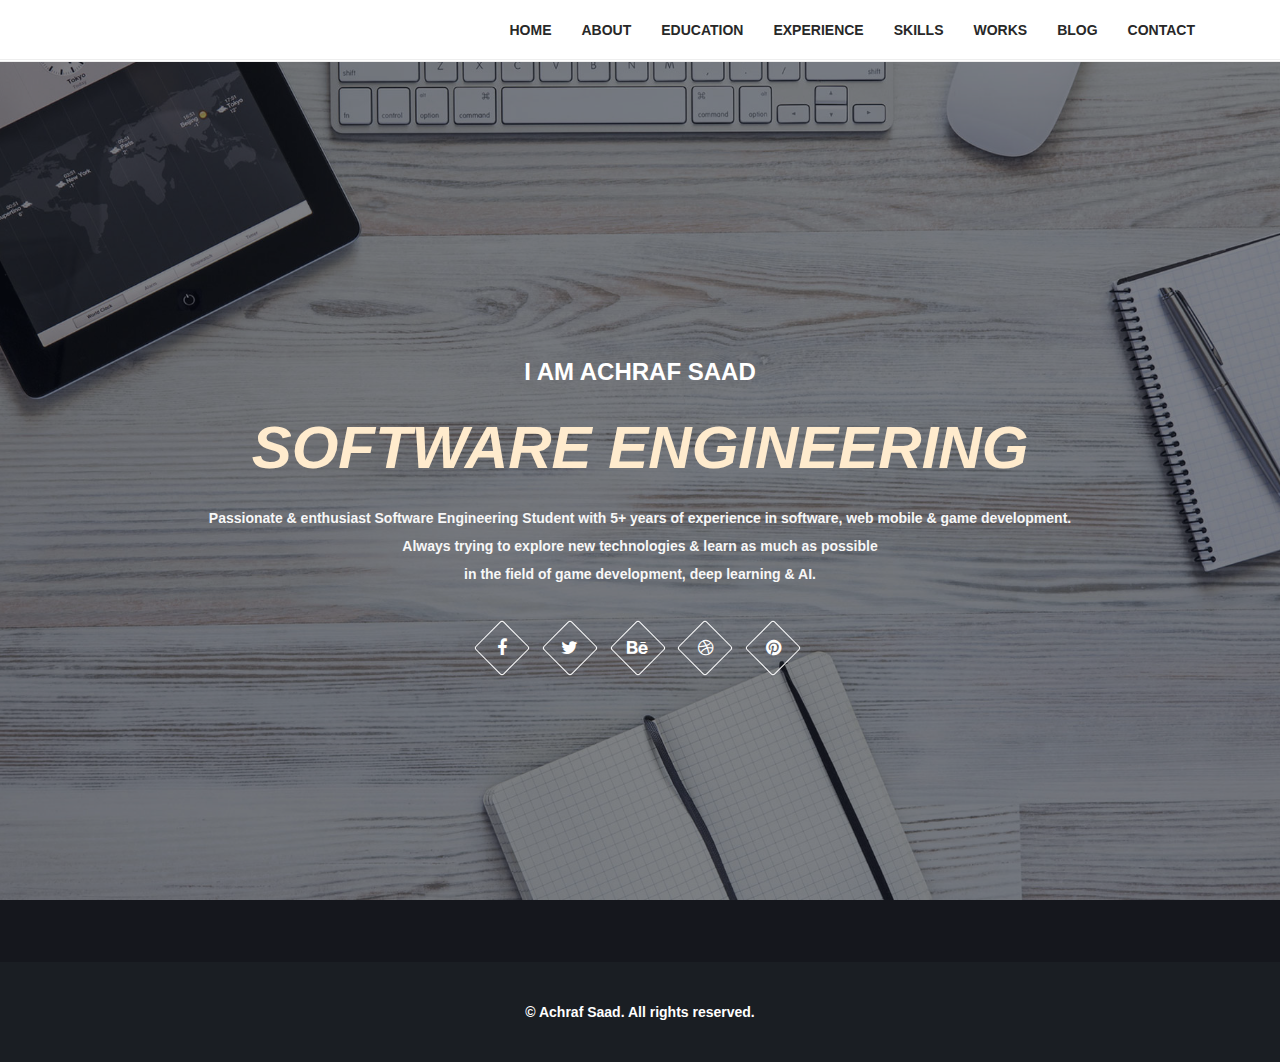
<file: index.html>
﻿<!DOCTYPE html>
<html lang="en">

<head>
  <meta charset="UTF-8">
  <meta name="viewport" content="width=device-width, initial-scale=1.0">
  <meta name="description" content="Achraf Saad Software Engineering, Developer.">
  <meta name="keywords"
    content="resume, CV, personal Vcard, resume, personal portfolio, engineer, engineering, software developer, web developer, video game developer, AI, IT">
  <meta name="author" content="http://trendytheme.net/">

  <title>Achraf Saad | Resume</title>

  <!-- Web Fonts -->
  <link href='http://fonts.googleapis.com/css?family=Roboto:400,300,500,700' rel='stylesheet' type='text/css'>
  <!-- Bootstrap core CSS -->
  <link href="assets/bootstrap/css/bootstrap.min.css" rel="stylesheet" media="screen">
  <!-- Font Awesome CSS -->
  <link href="assets/css/font-awesome.min.css" rel="stylesheet" media="screen">
  <!-- Animate css -->
  <link href="assets/css/animate.css" rel="stylesheet">
  <!-- Magnific css -->
  <link href="assets/css/magnific-popup.css" rel="stylesheet">
  <!-- Custom styles CSS -->
  <link href="assets/css/style.css" rel="stylesheet" media="screen">
  <!-- Responsive CSS -->
  <link href="assets/css/responsive.css" rel="stylesheet">

  <!-- HTML5 Shim and Respond.js IE8 support of HTML5 elements and media queries -->
  <!-- WARNING: Respond.js doesn't work if you view the page via file:// -->
  <!--[if lt IE 9]>
      <script src="https://oss.maxcdn.com/libs/html5shiv/3.7.0/html5shiv.js"></script>
      <script src="https://oss.maxcdn.com/libs/respond.js/1.4.2/respond.min.js"></script>
  <![endif]-->

  <link rel="shortcut icon" href="assets/images/ico/favicon.png">
  <link rel="apple-touch-icon-precomposed" sizes="144x144"
    href="assets/images/ico/apple-touch-icon-144-precomposed.png">
  <link rel="apple-touch-icon-precomposed" sizes="114x114"
    href="assets/images/ico/apple-touch-icon-114-precomposed.png">
  <link rel="apple-touch-icon-precomposed" sizes="72x72" href="assets/images/ico/apple-touch-icon-72-precomposed.png">
  <link rel="apple-touch-icon-precomposed" href="assets/images/ico/apple-touch-icon-57-precomposed.png">

</head>

<body>
  
  <!-- Navigation -->
  <header class="header">
    <nav class="navbar navbar-custom" role="navigation">
      <div class="container">
        <div class="navbar-header">
          <button type="button" class="navbar-toggle" data-toggle="collapse" data-target="#custom-collapse">
            <span class="sr-only">Toggle navigation</span>
            <span class="icon-bar"></span>
            <span class="icon-bar"></span>
            <span class="icon-bar"></span>
          </button>
          <!---<a class="navbar-brand" href="index.html"><img src="assets/images/logo.png" alt=""></a>--->
        </div>

        <div class="collapse navbar-collapse" id="custom-collapse">
          <ul class="nav navbar-nav navbar-right">
            <li><a href="index.html">Home</a></li>
            <li><a href="about.html">About</a></li>
            <li><a href="education.html">Education</a></li>
            <li><a href="experience.html">Experience</a></li>
            <li><a href="skills.html">Skills</a></li>
            <li><a href="work.html">Works</a></li>
            <li><a href="blog.html">Blog</a></li>
            <li><a href="contact.html">Contact</a></li>
          </ul>
        </div>
      </div><!-- .container -->
    </nav>
  </header><!-- End Navigation -->

  <!-- Home Section -->
  <section id="home" class="tt-fullHeight" data-stellar-vertical-offset="50" data-stellar-background-ratio="0.2">
    <div class="intro">
      <div class="intro-sub">I am Achraf Saad</div>
      <em><h1>Software <span>Engineering</span></h1></em>
      <p>
        Passionate &amp; enthusiast Software Engineering Student with 5+ years of experience in software, web mobile
        &amp; game development.<br>
        Always trying to explore new technologies &amp; learn as much as possible <br>
        in the field of game development, deep learning &amp; AI.
      </p>

      <div class="social-icons">
        <ul class="list-inline">
          <li><a href="www.facebook.com/DryginYOD"><i class="fa fa-facebook"></i></a></li>
          <li><a href="#"><i class="fa fa-twitter"></i></a></li>
          <li><a href="#"><i class="fa fa-behance"></i></a></li>
          <li><a href="#"><i class="fa fa-dribbble"></i></a></li>
          <li><a href="#"><i class="fa fa-pinterest"></i></a></li>
        </ul>
      </div> <!-- /.social-icons -->
    </div>

  </section><!-- End Home Section -->
  <!-- Hire Section -->


  <!-- Footer Section -->
  <footer class="footer-wrapper">
    <div class="container">
      <div class="row">
        <div class="col-md-12">
          <div class="copyright text-center">
            <p>&copy; Achraf Saad. All rights reserved.</p>
          </div>
        </div>
      </div>
    </div>
  </footer><!-- End Footer Section -->


  <!-- Scroll-up -->
  <div class="scroll-up">
    <a href="#home"><i class="fa fa-angle-up"></i></a>
  </div>

  <!-- Javascript files -->
  <script src="assets/js/jquery.js"></script>
  <script src="assets/bootstrap/js/bootstrap.min.js"></script>
  <script src="assets/js/jquery.stellar.min.js"></script>
  <script src="assets/js/jquery.sticky.js"></script>
  <script src="assets/js/smoothscroll.js"></script>
  <script src="assets/js/wow.min.js"></script>
  <script src="assets/js/jquery.countTo.js"></script>
  <script src="assets/js/jquery.inview.min.js"></script>
  <script src="assets/js/jquery.easypiechart.js"></script>
  <script src="assets/js/jquery.shuffle.min.js"></script>
  <script src="assets/js/jquery.magnific-popup.min.js"></script>
  <script src="http://a.vimeocdn.com/js/froogaloop2.min.js"></script>
  <script src="assets/js/jquery.fitvids.js"></script>
  <script src="assets/js/scripts.js?v=2"></script>
  <script src="assets/js/new/particles.min.js"></script>
</body>

</html>
</file>
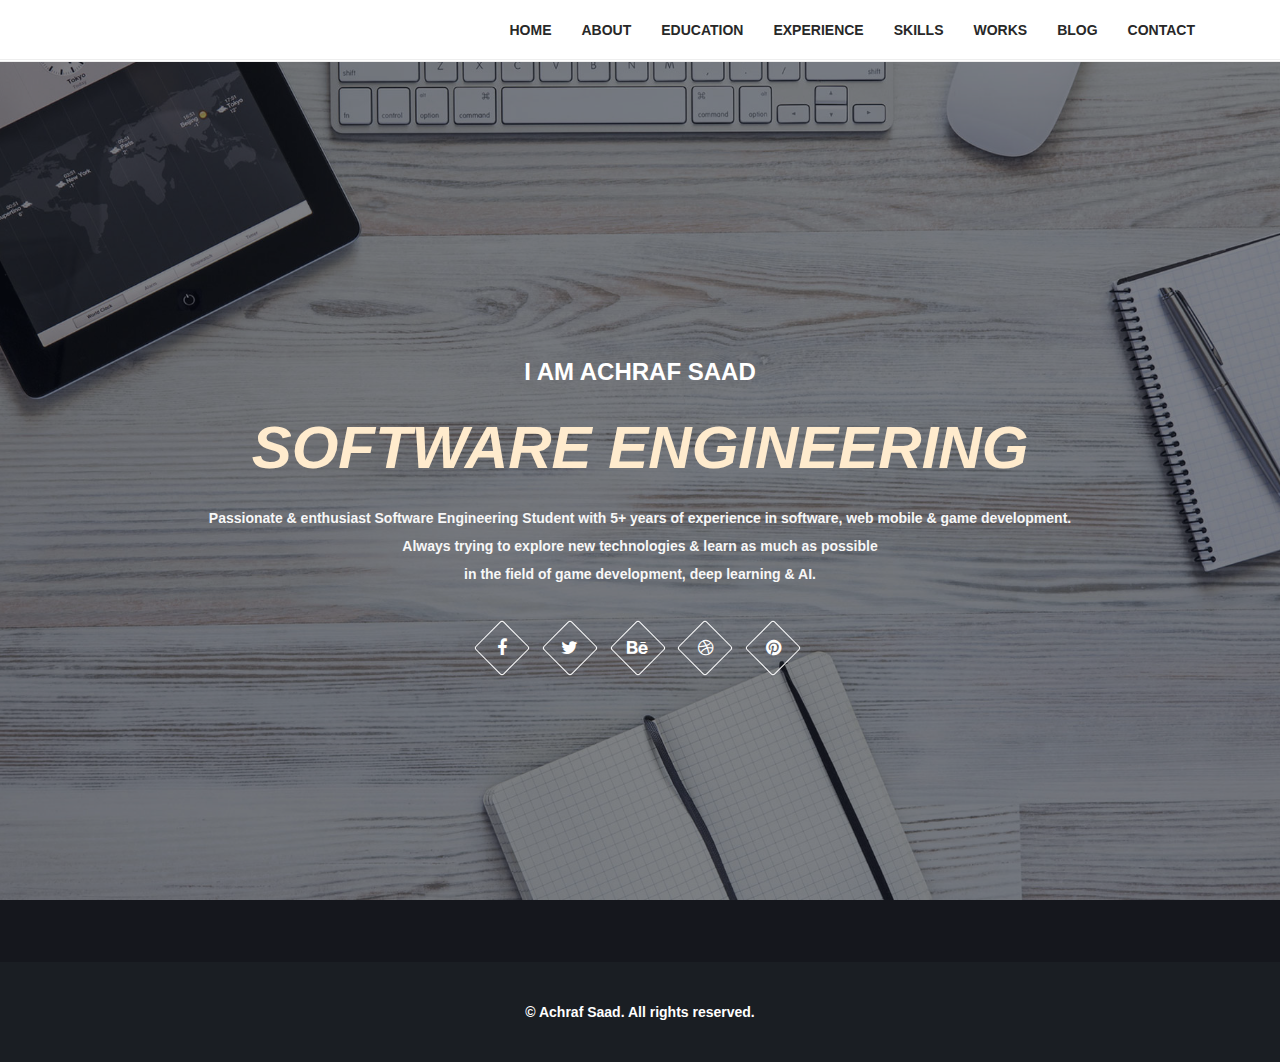
<file: cv_sem/index.html>
﻿<!DOCTYPE html>
<html lang="en">

<head>
  <meta charset="UTF-8">
  <meta name="viewport" content="width=device-width, initial-scale=1.0">
  <meta name="description" content="Achraf Saad Software Engineering, Developer.">
  <meta name="keywords"
    content="resume, CV, personal Vcard, resume, personal portfolio, engineer, engineering, software developer, web developer, video game developer, AI, IT">
  <meta name="author" content="http://trendytheme.net/">

  <title>Achraf Saad | Resume</title>

  <!-- Web Fonts -->
  <link href='http://fonts.googleapis.com/css?family=Roboto:400,300,500,700' rel='stylesheet' type='text/css'>
  <!-- Bootstrap core CSS -->
  <link href="assets/bootstrap/css/bootstrap.min.css" rel="stylesheet" media="screen">
  <!-- Font Awesome CSS -->
  <link href="assets/css/font-awesome.min.css" rel="stylesheet" media="screen">
  <!-- Animate css -->
  <link href="assets/css/animate.css" rel="stylesheet">
  <!-- Magnific css -->
  <link href="assets/css/magnific-popup.css" rel="stylesheet">
  <!-- Custom styles CSS -->
  <link href="assets/css/style.css" rel="stylesheet" media="screen">
  <!-- Responsive CSS -->
  <link href="assets/css/responsive.css" rel="stylesheet">

  <!-- HTML5 Shim and Respond.js IE8 support of HTML5 elements and media queries -->
  <!-- WARNING: Respond.js doesn't work if you view the page via file:// -->
  <!--[if lt IE 9]>
      <script src="https://oss.maxcdn.com/libs/html5shiv/3.7.0/html5shiv.js"></script>
      <script src="https://oss.maxcdn.com/libs/respond.js/1.4.2/respond.min.js"></script>
  <![endif]-->

  <link rel="shortcut icon" href="assets/images/ico/favicon.png">
  <link rel="apple-touch-icon-precomposed" sizes="144x144"
    href="assets/images/ico/apple-touch-icon-144-precomposed.png">
  <link rel="apple-touch-icon-precomposed" sizes="114x114"
    href="assets/images/ico/apple-touch-icon-114-precomposed.png">
  <link rel="apple-touch-icon-precomposed" sizes="72x72" href="assets/images/ico/apple-touch-icon-72-precomposed.png">
  <link rel="apple-touch-icon-precomposed" href="assets/images/ico/apple-touch-icon-57-precomposed.png">

</head>

<body>
  
  <!-- Navigation -->
  <header class="header">
    <nav class="navbar navbar-custom" role="navigation">
      <div class="container">
        <div class="navbar-header">
          <button type="button" class="navbar-toggle" data-toggle="collapse" data-target="#custom-collapse">
            <span class="sr-only">Toggle navigation</span>
            <span class="icon-bar"></span>
            <span class="icon-bar"></span>
            <span class="icon-bar"></span>
          </button>
          <!---<a class="navbar-brand" href="index.html"><img src="assets/images/logo.png" alt=""></a>--->
        </div>

        <div class="collapse navbar-collapse" id="custom-collapse">
          <ul class="nav navbar-nav navbar-right">
            <li><a href="">Home</a></li>
            <li><a href="about.html">About</a></li>
            <li><a href="education.html">Education</a></li>
            <li><a href="experience.html">Experience</a></li>
            <li><a href="skills.html">Skills</a></li>
            <li><a href="work.html">Works</a></li>
            <li><a href="blog.html">Blog</a></li>
            <li><a href="contact.html">Contact</a></li>
          </ul>
        </div>
      </div><!-- .container -->
    </nav>
  </header><!-- End Navigation -->

  <!-- Home Section -->
  <section id="home" class="tt-fullHeight" data-stellar-vertical-offset="50" data-stellar-background-ratio="0.2">
    <div class="intro">
      <div class="intro-sub">I am Achraf Saad</div>
      <em><h1>Software <span>Engineering</span></h1></em>
      <p>
        Passionate &amp; enthusiast Software Engineering Student with 5+ years of experience in software, web mobile
        &amp; game development.<br>
        Always trying to explore new technologies &amp; learn as much as possible <br>
        in the field of game development, deep learning &amp; AI.
      </p>

      <div class="social-icons">
        <ul class="list-inline">
          <li><a href="www.facebook.com/DryginYOD"><i class="fa fa-facebook"></i></a></li>
          <li><a href="#"><i class="fa fa-twitter"></i></a></li>
          <li><a href="#"><i class="fa fa-behance"></i></a></li>
          <li><a href="#"><i class="fa fa-dribbble"></i></a></li>
          <li><a href="#"><i class="fa fa-pinterest"></i></a></li>
        </ul>
      </div> <!-- /.social-icons -->
    </div>

  </section><!-- End Home Section -->
  <!-- Hire Section -->


  <!-- Footer Section -->
  <footer class="footer-wrapper">
    <div class="container">
      <div class="row">
        <div class="col-md-12">
          <div class="copyright text-center">
            <p>&copy; Achraf Saad. All rights reserved.</p>
          </div>
        </div>
      </div>
    </div>
  </footer><!-- End Footer Section -->


  <!-- Scroll-up -->
  <div class="scroll-up">
    <a href="#home"><i class="fa fa-angle-up"></i></a>
  </div>

  <!-- Javascript files -->
  <script src="assets/js/jquery.js"></script>
  <script src="assets/bootstrap/js/bootstrap.min.js"></script>
  <script src="assets/js/jquery.stellar.min.js"></script>
  <script src="assets/js/jquery.sticky.js"></script>
  <script src="assets/js/smoothscroll.js"></script>
  <script src="assets/js/wow.min.js"></script>
  <script src="assets/js/jquery.countTo.js"></script>
  <script src="assets/js/jquery.inview.min.js"></script>
  <script src="assets/js/jquery.easypiechart.js"></script>
  <script src="assets/js/jquery.shuffle.min.js"></script>
  <script src="assets/js/jquery.magnific-popup.min.js"></script>
  <script src="http://a.vimeocdn.com/js/froogaloop2.min.js"></script>
  <script src="assets/js/jquery.fitvids.js"></script>
  <script src="assets/js/scripts.js?v=2"></script>
  <script src="assets/js/new/particles.min.js"></script>
</body>

</html>
</file>
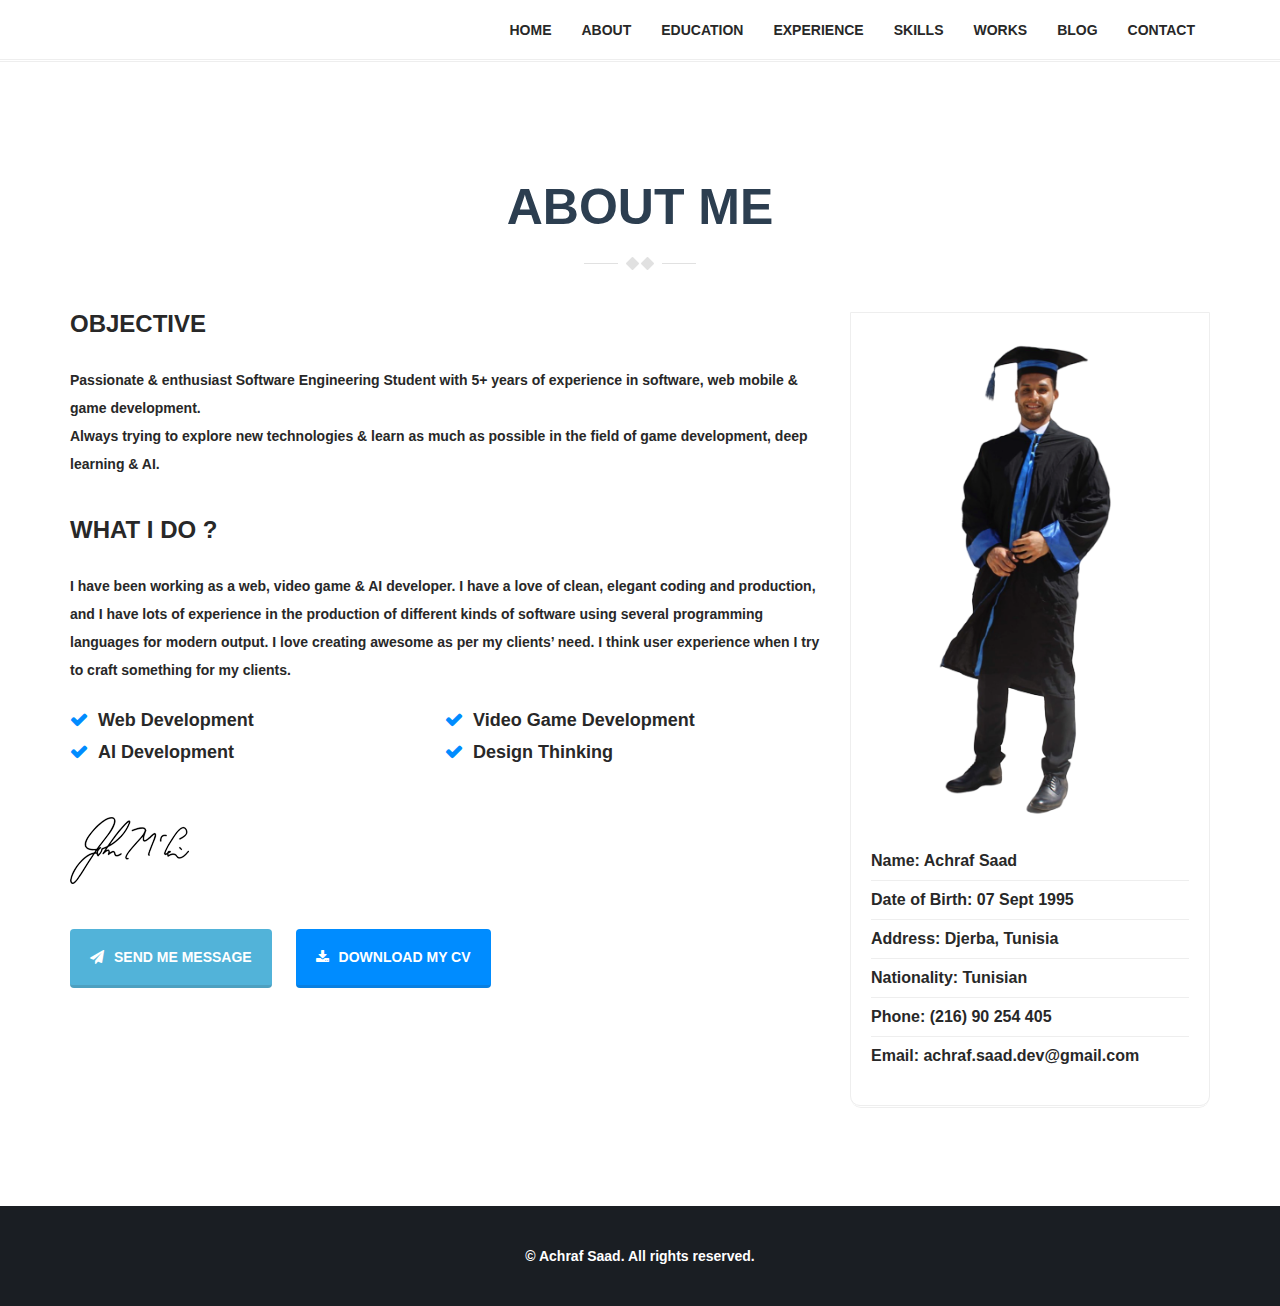
<file: about.html>
﻿<!DOCTYPE html>
<html lang="en">

<head>
  <meta charset="UTF-8">
  <meta name="viewport" content="width=device-width, initial-scale=1.0">
  <meta name="description" content="Achraf Saad Software Engineering, Developer.">
  <meta name="keywords"
    content="resume, CV, personal Vcard, resume, personal portfolio, engineer, engineering, software developer, web developer, video game developer, AI, IT">
  <meta name="author" content="http://trendytheme.net/">

  <title>Achraf Saad | About</title>

  <!-- Web Fonts -->
  <link href='http://fonts.googleapis.com/css?family=Roboto:400,300,500,700' rel='stylesheet' type='text/css'>
  <!-- Bootstrap core CSS -->
  <link href="assets/bootstrap/css/bootstrap.min.css" rel="stylesheet" media="screen">
  <!-- Font Awesome CSS -->
  <link href="assets/css/font-awesome.min.css" rel="stylesheet" media="screen">
  <!-- Animate css -->
  <link href="assets/css/animate.css" rel="stylesheet">
  <!-- Magnific css -->
  <link href="assets/css/magnific-popup.css" rel="stylesheet">
  <!-- Custom styles CSS -->
  <link href="assets/css/style.css" rel="stylesheet" media="screen">
  <!-- Responsive CSS -->
  <link href="assets/css/responsive.css" rel="stylesheet">

  <!-- HTML5 Shim and Respond.js IE8 support of HTML5 elements and media queries -->
  <!-- WARNING: Respond.js doesn't work if you view the page via file:// -->
  <!--[if lt IE 9]>
      <script src="https://oss.maxcdn.com/libs/html5shiv/3.7.0/html5shiv.js"></script>
      <script src="https://oss.maxcdn.com/libs/respond.js/1.4.2/respond.min.js"></script>
  <![endif]-->

  <link rel="shortcut icon" href="assets/images/ico/favicon.png">
  <link rel="apple-touch-icon-precomposed" sizes="144x144"
    href="assets/images/ico/apple-touch-icon-144-precomposed.png">
  <link rel="apple-touch-icon-precomposed" sizes="114x114"
    href="assets/images/ico/apple-touch-icon-114-precomposed.png">
  <link rel="apple-touch-icon-precomposed" sizes="72x72" href="assets/images/ico/apple-touch-icon-72-precomposed.png">
  <link rel="apple-touch-icon-precomposed" href="assets/images/ico/apple-touch-icon-57-precomposed.png">

</head>

<body>
  <!-- Navigation -->
  <header class="header">
    <nav class="navbar navbar-custom" role="navigation">
      <div class="container">
        <div class="navbar-header">
          <button type="button" class="navbar-toggle" data-toggle="collapse" data-target="#custom-collapse">
            <span class="sr-only">Toggle navigation</span>
            <span class="icon-bar"></span>
            <span class="icon-bar"></span>
            <span class="icon-bar"></span>
          </button>
          <!---<a class="navbar-brand" href="index.html"><img src="assets/images/logo.png" alt=""></a>--->
        </div>

        <div class="collapse navbar-collapse" id="custom-collapse">
          <ul class="nav navbar-nav navbar-right">
            <li><a href="index.html">Home</a></li>
            <li><a href="about.html">About</a></li>
            <li><a href="education.html">Education</a></li>
            <li><a href="experience.html">Experience</a></li>
            <li><a href="skills.html">Skills</a></li>
            <li><a href="work.html">Works</a></li>
            <li><a href="blog.html">Blog</a></li>
            <li><a href="contact.html">Contact</a></li>
          </ul>
        </div>
      </div><!-- .container -->
    </nav>
  </header><!-- End Navigation -->

  <!-- About Section -->
  <section id="about" class="about-section section-padding">
    <div class="container">
      <h2 class="section-title wow fadeInUp">About Me</h2>

      <div class="row">

        <div class="col-md-4 col-md-push-8">
          <div class="biography">
            <div class="myxphoto">
              <img src="assets/images/myphoto.jpg" alt="">
            </div>
            <ul>
              <li><strong>Name:</strong> Achraf Saad</li>
              <li><strong>Date of Birth:</strong> 07 Sept 1995</li>
              <li><strong>Address:</strong> Djerba, Tunisia</li>
              <li><strong>Nationality:</strong> Tunisian</li>
              <li><strong>Phone:</strong> (216) 90 254 405</li>
              <li><strong>Email:</strong> achraf.saad.dev@gmail.com</li>
            </ul>
          </div>
        </div> <!-- col-md-4 -->

        <div class="col-md-8 col-md-pull-4">
          <div class="short-info wow fadeInUp">
            <h3>Objective</h3>
            <p>
              Passionate &amp; enthusiast Software Engineering Student with 5+ years of experience in software, web
              mobile &amp; game development.<br>
              Always trying to explore new technologies &amp; learn as much as possible
              in the field of game development, deep learning &amp; AI.
            </p>
          </div>

          <div class="short-info wow fadeInUp">
            <h3>What I Do ?</h3>
            <p>
              I have been working as a web, video game &amp; AI developer. I have a love of clean, elegant coding and
              production, and I
              have lots of experience in the production of different kinds of software using several programming
              languages for modern output. I love creating awesome
              as per my clients’ need. I think user experience when I try to craft something for my clients.</p>

            <ul class="list-check">
              <li>Web Development</li>
              <li>Video Game Development</li>
              <li>AI Development</li>
              <li>Design Thinking</li>
            </ul>
          </div>

          <div class="my-signature">
            <img src="assets/images/sign.png" alt="">
          </div>

          <div class="download-button">
            <a class="btn btn-info btn-lg" href="#contact"><i class="fa fa-paper-plane"></i>Send me message</a>
            <a class="btn btn-primary btn-lg" href="#"><i class="fa fa-download"></i>download my cv</a>
          </div>
        </div>


      </div> <!-- /.row -->
    </div> <!-- /.container -->
  </section><!-- End About Section -->


  <!-- Footer Section -->
  <footer class="footer-wrapper">
    <div class="container">
      <div class="row">
        <div class="col-md-12">
          <div class="copyright text-center">
            <p>&copy; Achraf Saad. All rights reserved.</p>
          </div>
        </div>
      </div>
    </div>
  </footer><!-- End Footer Section -->


  <!-- Scroll-up -->
  <div class="scroll-up">
    <a href="#home"><i class="fa fa-angle-up"></i></a>
  </div>

  <!-- Javascript files -->
  <script src="assets/js/jquery.js"></script>
  <script src="assets/bootstrap/js/bootstrap.min.js"></script>
  <script src="assets/js/jquery.stellar.min.js"></script>
  <script src="assets/js/jquery.sticky.js"></script>
  <script src="assets/js/smoothscroll.js"></script>
  <script src="assets/js/wow.min.js"></script>
  <script src="assets/js/jquery.countTo.js"></script>
  <script src="assets/js/jquery.inview.min.js"></script>
  <script src="assets/js/jquery.easypiechart.js"></script>
  <script src="assets/js/jquery.shuffle.min.js"></script>
  <script src="assets/js/jquery.magnific-popup.min.js"></script>
  <script src="http://a.vimeocdn.com/js/froogaloop2.min.js"></script>
  <script src="assets/js/jquery.fitvids.js"></script>
  <script src="assets/js/scripts.js?v=2"></script>
</body>

</html>
</file>
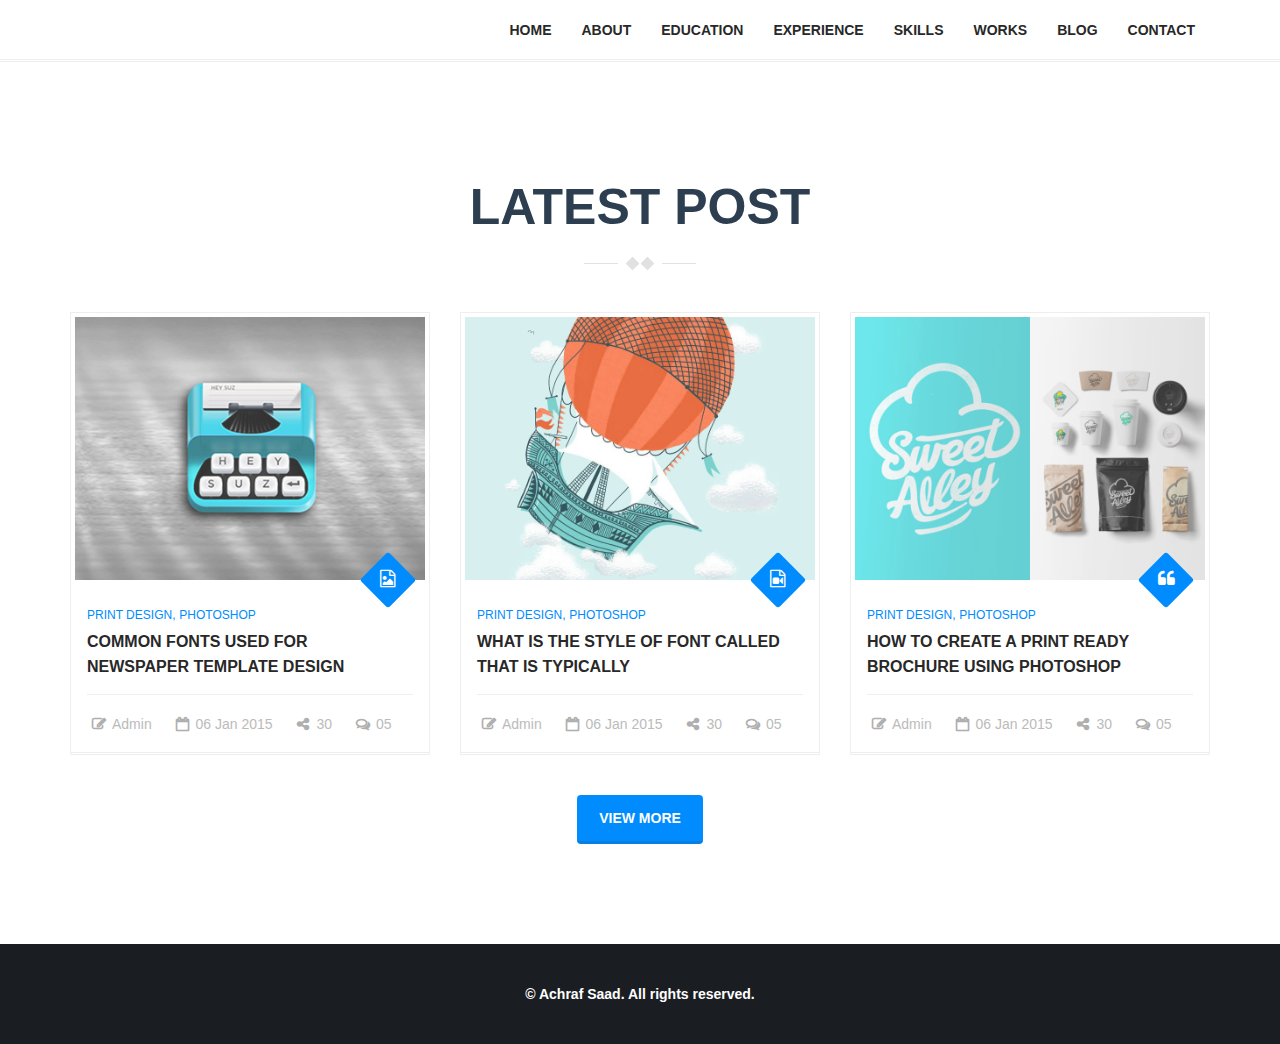
<file: blog.html>
﻿<!DOCTYPE html>
<html lang="en">

<head>
  <meta charset="UTF-8">
  <meta name="viewport" content="width=device-width, initial-scale=1.0">
  <meta name="description" content="Achraf Saad Software Engineering, Developer.">
  <meta name="keywords"
    content="resume, CV, personal Vcard, resume, personal portfolio, engineer, engineering, software developer, web developer, video game developer, AI, IT">
  <meta name="author" content="http://trendytheme.net/">

  <title>Achraf Saad | Blog</title>

  <!-- Web Fonts -->
  <link href='http://fonts.googleapis.com/css?family=Roboto:400,300,500,700' rel='stylesheet' type='text/css'>
  <!-- Bootstrap core CSS -->
  <link href="assets/bootstrap/css/bootstrap.min.css" rel="stylesheet" media="screen">
  <!-- Font Awesome CSS -->
  <link href="assets/css/font-awesome.min.css" rel="stylesheet" media="screen">
  <!-- Animate css -->
  <link href="assets/css/animate.css" rel="stylesheet">
  <!-- Magnific css -->
  <link href="assets/css/magnific-popup.css" rel="stylesheet">
  <!-- Custom styles CSS -->
  <link href="assets/css/style.css" rel="stylesheet" media="screen">
  <!-- Responsive CSS -->
  <link href="assets/css/responsive.css" rel="stylesheet">

  <!-- HTML5 Shim and Respond.js IE8 support of HTML5 elements and media queries -->
  <!-- WARNING: Respond.js doesn't work if you view the page via file:// -->
  <!--[if lt IE 9]>
      <script src="https://oss.maxcdn.com/libs/html5shiv/3.7.0/html5shiv.js"></script>
      <script src="https://oss.maxcdn.com/libs/respond.js/1.4.2/respond.min.js"></script>
  <![endif]-->

  <link rel="shortcut icon" href="assets/images/ico/favicon.png">
  <link rel="apple-touch-icon-precomposed" sizes="144x144"
    href="assets/images/ico/apple-touch-icon-144-precomposed.png">
  <link rel="apple-touch-icon-precomposed" sizes="114x114"
    href="assets/images/ico/apple-touch-icon-114-precomposed.png">
  <link rel="apple-touch-icon-precomposed" sizes="72x72" href="assets/images/ico/apple-touch-icon-72-precomposed.png">
  <link rel="apple-touch-icon-precomposed" href="assets/images/ico/apple-touch-icon-57-precomposed.png">

</head>

<body>
  <!-- Navigation -->
  <header class="header">
    <nav class="navbar navbar-custom" role="navigation">
      <div class="container">
        <div class="navbar-header">
          <button type="button" class="navbar-toggle" data-toggle="collapse" data-target="#custom-collapse">
            <span class="sr-only">Toggle navigation</span>
            <span class="icon-bar"></span>
            <span class="icon-bar"></span>
            <span class="icon-bar"></span>
          </button>
          <!---<a class="navbar-brand" href="index.html"><img src="assets/images/logo.png" alt=""></a>--->
        </div>

        <div class="collapse navbar-collapse" id="custom-collapse">
          <ul class="nav navbar-nav navbar-right">
            <li><a href="index.html">Home</a></li>
            <li><a href="about.html">About</a></li>
            <li><a href="education.html">Education</a></li>
            <li><a href="experience.html">Experience</a></li>
            <li><a href="skills.html">Skills</a></li>
            <li><a href="work.html">Works</a></li>
            <li><a href="blog.html">Blog</a></li>
            <li><a href="contact.html">Contact</a></li>
          </ul>
        </div>
      </div><!-- .container -->
    </nav>
  </header><!-- End Navigation -->

  <!-- Blog Section -->
  <section id="blog" class="latest-blog-section section-padding">
    <div class="container">
      <h2 class="section-title wow fadeInUp">Latest Post</h2>

      <div class="row">
        <div class="col-sm-4">
          <article class="blog-post-wrapper">
            <div class="figure">
              <div class="post-thumbnail">
                <a href="#"><img src="assets/images/blog/01.jpg" class="img-responsive " alt=""></a>
              </div>
              <i class="fa fa-file-photo-o"></i>
            </div><!-- /.figure -->
            <header class="entry-header">
              <div class="post-meta">
                <span class="the-category">
                  <a href="#">Print Design,</a> <a href="#">Photoshop</a>
                </span>
              </div>
              <h2 class="entry-title"><a href="#" rel="">Common fonts used for newspaper template design</a></h2>
              <hr>
              <div class="entry-meta">
                <ul class="list-inline">
                  <li>
                    <span class="the-author">
                      <a href="#">Admin</a>
                    </span>
                  </li>
                  <li>
                    <span class="the-time">
                      <a href="#">06 Jan 2015</a>
                    </span>
                  </li>
                  <li>
                    <span class="the-share">
                      <a href="#" title="share">30</a>
                    </span>
                  </li>
                  <li>
                    <span class="the-comments">
                      <a href="#" title="">05</a>
                    </span>
                  </li>
                </ul>
              </div><!-- .entry-meta -->
            </header><!-- .entry-header -->
          </article>
        </div><!-- /.col-sm-4 -->
        <div class="col-sm-4">
          <article class="blog-post-wrapper">
            <div class="figure">
              <div class="post-thumbnail">
                <a href="#"><img src="assets/images/blog/02.jpg" class="img-responsive " alt=""></a>
              </div>
              <i class="fa fa-file-video-o"></i>
            </div><!-- /.figure -->
            <header class="entry-header">
              <div class="post-meta">
                <span class="the-category">
                  <a href="#">Print Design,</a> <a href="#">Photoshop</a>
                </span>
              </div>
              <h2 class="entry-title"><a href="#" rel="">What is the style of font called that is typically</a></h2>
              <hr>
              <div class="entry-meta">
                <ul class="list-inline">
                  <li>
                    <span class="the-author">
                      <a href="#">Admin</a>
                    </span>
                  </li>
                  <li>
                    <span class="the-time">
                      <a href="#">06 Jan 2015</a>
                    </span>
                  </li>
                  <li>
                    <span class="the-share">
                      <a href="#" title="share">30</a>
                    </span>
                  </li>
                  <li>
                    <span class="the-comments">
                      <a href="#" title="">05</a>
                    </span>
                  </li>
                </ul>
              </div><!-- .entry-meta -->
            </header><!-- .entry-header -->
          </article>
        </div><!-- /.col-sm-4 -->
        <div class="col-sm-4">
          <article class="blog-post-wrapper">
            <div class="figure">
              <div class="post-thumbnail">
                <a href="#"><img src="assets/images/blog/03.jpg" class="img-responsive " alt=""></a>
              </div>
              <i class="fa fa-quote-left"></i>
            </div><!-- /.figure -->
            <header class="entry-header">
              <div class="post-meta">
                <span class="the-category">
                  <a href="#">Print Design,</a> <a href="#">Photoshop</a>
                </span>
              </div>
              <h2 class="entry-title"><a href="#" rel="">How to create a print ready brochure using photoshop</a></h2>
              <hr>
              <div class="entry-meta">
                <ul class="list-inline">
                  <li>
                    <span class="the-author">
                      <a href="#">Admin</a>
                    </span>
                  </li>
                  <li>
                    <span class="the-time">
                      <a href="#">06 Jan 2015</a>
                    </span>
                  </li>
                  <li>
                    <span class="the-share">
                      <a href="#" title="share">30</a>
                    </span>
                  </li>
                  <li>
                    <span class="the-comments">
                      <a href="#" title="">05</a>
                    </span>
                  </li>
                </ul>
              </div><!-- .entry-meta -->
            </header><!-- .entry-header -->
          </article>
        </div><!-- /.col-md-4 -->
      </div><!-- /.row -->
      <div class="blog-more text-center">
        <a href="#" class="btn btn-primary">View More</a>
      </div>

    </div><!-- /.container -->
  </section><!-- End Blog Section -->

  <!-- Footer Section -->
  <footer class="footer-wrapper">
    <div class="container">
      <div class="row">
        <div class="col-md-12">
          <div class="copyright text-center">
            <p>&copy; Achraf Saad. All rights reserved.</p>
          </div>
        </div>
      </div>
    </div>
  </footer><!-- End Footer Section -->


  <!-- Scroll-up -->
  <div class="scroll-up">
    <a href="#home"><i class="fa fa-angle-up"></i></a>
  </div>

  <!-- Javascript files -->
  <script src="assets/js/jquery.js"></script>
  <script src="assets/bootstrap/js/bootstrap.min.js"></script>
  <script src="assets/js/jquery.stellar.min.js"></script>
  <script src="assets/js/jquery.sticky.js"></script>
  <script src="assets/js/smoothscroll.js"></script>
  <script src="assets/js/wow.min.js"></script>
  <script src="assets/js/jquery.countTo.js"></script>
  <script src="assets/js/jquery.inview.min.js"></script>
  <script src="assets/js/jquery.easypiechart.js"></script>
  <script src="assets/js/jquery.shuffle.min.js"></script>
  <script src="assets/js/jquery.magnific-popup.min.js"></script>
  <script src="http://a.vimeocdn.com/js/froogaloop2.min.js"></script>
  <script src="assets/js/jquery.fitvids.js"></script>
  <script src="assets/js/scripts.js?v=2"></script>
</body>

</html>
</file>
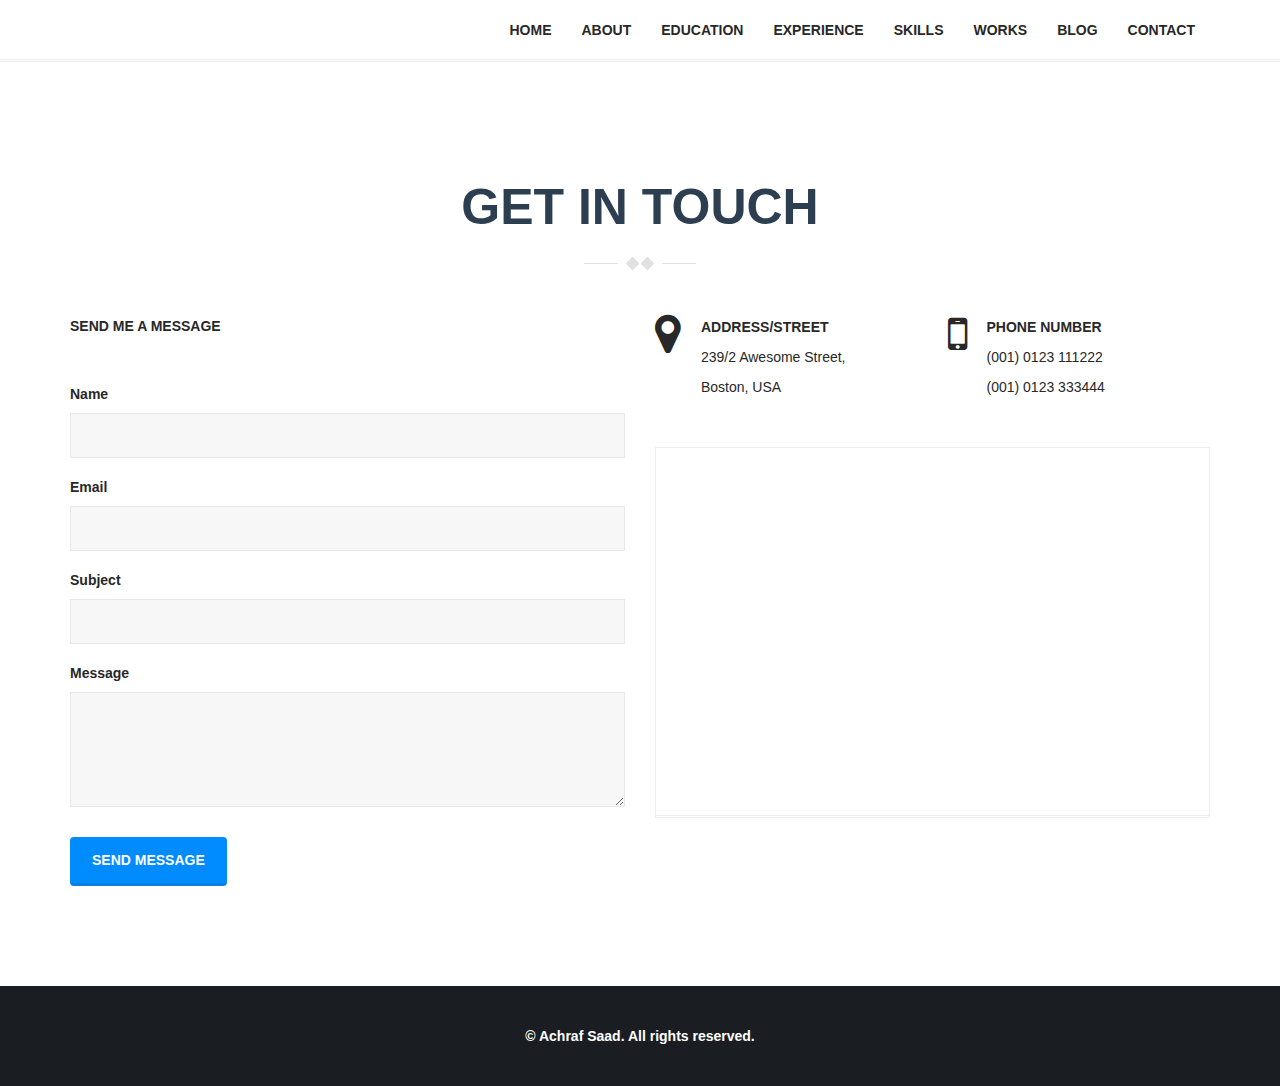
<file: contact.html>
﻿<!DOCTYPE html>
<html lang="en">

<head>
  <meta charset="UTF-8">
  <meta name="viewport" content="width=device-width, initial-scale=1.0">
  <meta name="description" content="Achraf Saad Software Engineering, Developer.">
  <meta name="keywords"
    content="resume, CV, personal Vcard, resume, personal portfolio, engineer, engineering, software developer, web developer, video game developer, AI, IT">
  <meta name="author" content="http://trendytheme.net/">

  <title>Achraf Saad | Contact</title>

  <!-- Web Fonts -->
  <link href='http://fonts.googleapis.com/css?family=Roboto:400,300,500,700' rel='stylesheet' type='text/css'>
  <!-- Bootstrap core CSS -->
  <link href="assets/bootstrap/css/bootstrap.min.css" rel="stylesheet" media="screen">
  <!-- Font Awesome CSS -->
  <link href="assets/css/font-awesome.min.css" rel="stylesheet" media="screen">
  <!-- Animate css -->
  <link href="assets/css/animate.css" rel="stylesheet">
  <!-- Magnific css -->
  <link href="assets/css/magnific-popup.css" rel="stylesheet">
  <!-- Custom styles CSS -->
  <link href="assets/css/style.css" rel="stylesheet" media="screen">
  <!-- Responsive CSS -->
  <link href="assets/css/responsive.css" rel="stylesheet">

  <!-- HTML5 Shim and Respond.js IE8 support of HTML5 elements and media queries -->
  <!-- WARNING: Respond.js doesn't work if you view the page via file:// -->
  <!--[if lt IE 9]>
      <script src="https://oss.maxcdn.com/libs/html5shiv/3.7.0/html5shiv.js"></script>
      <script src="https://oss.maxcdn.com/libs/respond.js/1.4.2/respond.min.js"></script>
  <![endif]-->

  <link rel="shortcut icon" href="assets/images/ico/favicon.png">
  <link rel="apple-touch-icon-precomposed" sizes="144x144"
    href="assets/images/ico/apple-touch-icon-144-precomposed.png">
  <link rel="apple-touch-icon-precomposed" sizes="114x114"
    href="assets/images/ico/apple-touch-icon-114-precomposed.png">
  <link rel="apple-touch-icon-precomposed" sizes="72x72" href="assets/images/ico/apple-touch-icon-72-precomposed.png">
  <link rel="apple-touch-icon-precomposed" href="assets/images/ico/apple-touch-icon-57-precomposed.png">

</head>

<body>
  <!-- Navigation -->
  <header class="header">
    <nav class="navbar navbar-custom" role="navigation">
      <div class="container">
        <div class="navbar-header">
          <button type="button" class="navbar-toggle" data-toggle="collapse" data-target="#custom-collapse">
            <span class="sr-only">Toggle navigation</span>
            <span class="icon-bar"></span>
            <span class="icon-bar"></span>
            <span class="icon-bar"></span>
          </button>
          <!---<a class="navbar-brand" href="index.html"><img src="assets/images/logo.png" alt=""></a>--->
        </div>

        <div class="collapse navbar-collapse" id="custom-collapse">
          <ul class="nav navbar-nav navbar-right">
            <li><a href="index.html">Home</a></li>
            <li><a href="about.html">About</a></li>
            <li><a href="education.html">Education</a></li>
            <li><a href="experience.html">Experience</a></li>
            <li><a href="skills.html">Skills</a></li>
            <li><a href="work.html">Works</a></li>
            <li><a href="blog.html">Blog</a></li>
            <li><a href="contact.html">Contact</a></li>
          </ul>
        </div>
      </div><!-- .container -->
    </nav>
  </header><!-- End Navigation -->

  <!-- Contact Section -->
  <section id="contact" class="contact-section section-padding">
    <div class="container">
      <h2 class="section-title wow fadeInUp">Get in touch</h2>

      <div class="row">
        <div class="col-md-6">
          <div class="contact-form">
            <strong>Send me a message</strong>
            <form name="contact-form" id="contactForm" action="sendemail.php" method="POST">

              <div class="form-group">
                <label for="name">Name</label>
                <input type="text" name="name" class="form-control" id="name" required="">
              </div>

              <div class="form-group">
                <label for="email">Email</label>
                <input type="email" name="email" class="form-control" id="email" required="">
              </div>

              <div class="form-group">
                <label for="subject">Subject</label>
                <input type="text" name="subject" class="form-control" id="subject">
              </div>

              <div class="form-group">
                <label for="message">Message</label>
                <textarea name="message" class="form-control" id="message" rows="5" required=""></textarea>
              </div>

              <button type="submit" name="submit" class="btn btn-primary">Send Message</button>
            </form>
          </div><!-- /.contact-form -->
        </div><!-- /.col-md-6 -->

        <div class="col-md-6">
          <div class="row center-xs">
            <div class="col-sm-6">
              <i class="fa fa-map-marker"></i>
              <address>
                <strong>Address/Street</strong>
                239/2 Awesome Street,<br>
                Boston, USA<br>
              </address>
            </div>

            <div class="col-sm-6">
              <i class="fa fa-mobile"></i>
              <div class="contact-number">
                <strong>Phone Number</strong>
                (001) 0123 111222<br>
                (001) 0123 333444
              </div>
            </div>
          </div>

          <div class="row">
            <div class="col-sm-12">
              <div class="location-map">
                <iframe
                  src="https://www.google.com/maps/embed?pb=!1m18!1m12!1m3!1d3651.6190356031907!2d90.43443631441595!3d23.76096098458425!2m3!1f0!2f0!3f0!3m2!1i1024!2i768!4f13.1!3m3!1m2!1s0x3755b8098da100f3%3A0x353f8ffa29807e1a!2sTrendy%20Theme!5e0!3m2!1sen!2sbd!4v1566910443330!5m2!1sen!2sbd"
                  width="100%" height="350" frameborder="0" style="border:0;" allowfullscreen=""></iframe>
              </div>
            </div>
          </div>

        </div>
      </div><!-- /.row -->
    </div><!-- /.container -->
  </section><!-- End Contact Section -->

  <!-- Footer Section -->
  <footer class="footer-wrapper">
    <div class="container">
      <div class="row">
        <div class="col-md-12">
          <div class="copyright text-center">
            <p>&copy; Achraf Saad. All rights reserved.</p>
          </div>
        </div>
      </div>
    </div>
  </footer><!-- End Footer Section -->


  <!-- Scroll-up -->
  <div class="scroll-up">
    <a href="#home"><i class="fa fa-angle-up"></i></a>
  </div>

  <!-- Javascript files -->
  <script src="assets/js/jquery.js"></script>
  <script src="assets/bootstrap/js/bootstrap.min.js"></script>
  <script src="assets/js/jquery.stellar.min.js"></script>
  <script src="assets/js/jquery.sticky.js"></script>
  <script src="assets/js/smoothscroll.js"></script>
  <script src="assets/js/wow.min.js"></script>
  <script src="assets/js/jquery.countTo.js"></script>
  <script src="assets/js/jquery.inview.min.js"></script>
  <script src="assets/js/jquery.easypiechart.js"></script>
  <script src="assets/js/jquery.shuffle.min.js"></script>
  <script src="assets/js/jquery.magnific-popup.min.js"></script>
  <script src="http://a.vimeocdn.com/js/froogaloop2.min.js"></script>
  <script src="assets/js/jquery.fitvids.js"></script>
  <script src="assets/js/scripts.js?v=2"></script>
</body>

</html>
</file>
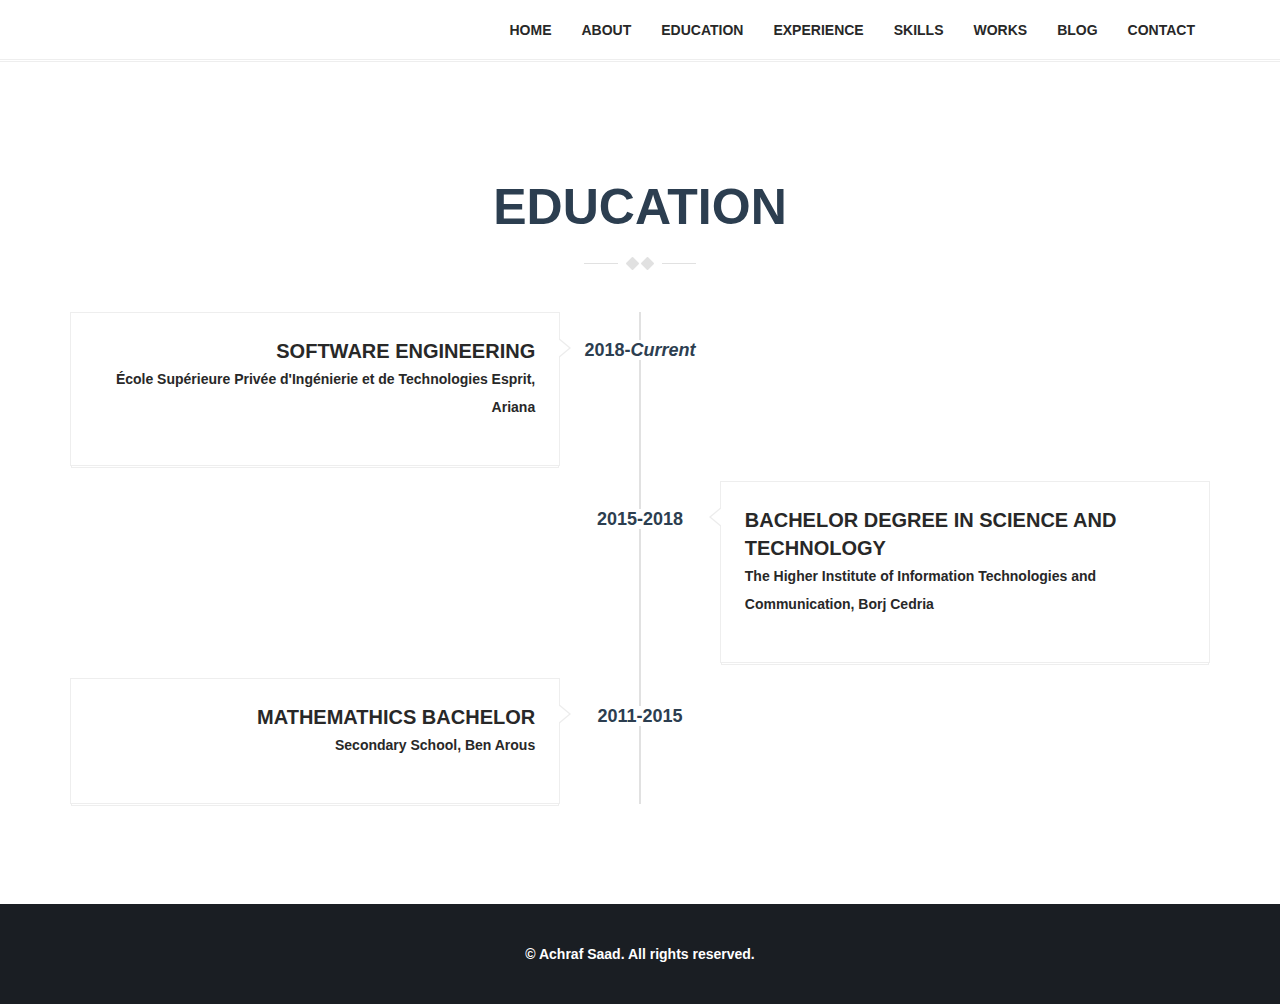
<file: education.html>
<!DOCTYPE html>
<html lang="en">

<head>
    <meta charset="UTF-8">
    <meta name="viewport" content="width=device-width, initial-scale=1.0">
    <meta name="description" content="Achraf Saad Software Engineering, Developer.">
    <meta name="keywords"
        content="education, CV, personal Vcard, education, personal portfolio, engineer, engineering, software developer, web developer, video game developer, AI, IT">
    <meta name="author" content="http://trendytheme.net/">

    <title>Achraf Saad | Eduction</title>

    <!-- Web Fonts -->
    <link href='http://fonts.googleapis.com/css?family=Roboto:400,300,500,700' rel='stylesheet' type='text/css'>
    <!-- Bootstrap core CSS -->
    <link href="assets/bootstrap/css/bootstrap.min.css" rel="stylesheet" media="screen">
    <!-- Font Awesome CSS -->
    <link href="assets/css/font-awesome.min.css" rel="stylesheet" media="screen">
    <!-- Animate css -->
    <link href="assets/css/animate.css" rel="stylesheet">
    <!-- Magnific css -->
    <link href="assets/css/magnific-popup.css" rel="stylesheet">
    <!-- Custom styles CSS -->
    <link href="assets/css/style.css" rel="stylesheet" media="screen">
    <!-- Responsive CSS -->
    <link href="assets/css/responsive.css" rel="stylesheet">

    <!-- HTML5 Shim and Respond.js IE8 support of HTML5 elements and media queries -->
    <!-- WARNING: Respond.js doesn't work if you view the page via file:// -->
    <!--[if lt IE 9]>
      <script src="https://oss.maxcdn.com/libs/html5shiv/3.7.0/html5shiv.js"></script>
      <script src="https://oss.maxcdn.com/libs/respond.js/1.4.2/respond.min.js"></script>
  <![endif]-->

    <link rel="shortcut icon" href="assets/images/ico/favicon.png">
    <link rel="apple-touch-icon-precomposed" sizes="144x144"
        href="assets/images/ico/apple-touch-icon-144-precomposed.png">
    <link rel="apple-touch-icon-precomposed" sizes="114x114"
        href="assets/images/ico/apple-touch-icon-114-precomposed.png">
    <link rel="apple-touch-icon-precomposed" sizes="72x72" href="assets/images/ico/apple-touch-icon-72-precomposed.png">
    <link rel="apple-touch-icon-precomposed" href="assets/images/ico/apple-touch-icon-57-precomposed.png">

</head>

<body>
    <!-- Navigation -->
    <header class="header">
        <nav class="navbar navbar-custom" role="navigation">
            <div class="container">
                <div class="navbar-header">
                    <button type="button" class="navbar-toggle" data-toggle="collapse" data-target="#custom-collapse">
                        <span class="sr-only">Toggle navigation</span>
                        <span class="icon-bar"></span>
                        <span class="icon-bar"></span>
                        <span class="icon-bar"></span>
                    </button>
                    <!---<a class="navbar-brand" href="index.html"><img src="assets/images/logo.png" alt=""></a>--->
                </div>

                <div class="collapse navbar-collapse" id="custom-collapse">
                    <ul class="nav navbar-nav navbar-right">
                        <li><a href="index.html">Home</a></li>
                        <li><a href="about.html">About</a></li>
                        <li><a href="education.html">Education</a></li>
                        <li><a href="experience.html">Experience</a></li>
                        <li><a href="skills.html">Skills</a></li>
                        <li><a href="work.html">Works</a></li>
                        <li><a href="blog.html">Blog</a></li>
                        <li><a href="contact.html">Contact</a></li>
                    </ul>
                </div>
            </div><!-- .container -->
        </nav>
    </header><!-- End Navigation -->


    <!-- Resume Section -->
    <section id="education" class="education-section section-padding">
        <div class="container">
            <h2 class="section-title wow fadeInUp">Education</h2>
            <div class="row">
                <div class="col-md-12">
                    <div class="education-title">
                    </div>
                    <div class="education">
                        <ul class="timeline">
                            <li>
                                <div class="posted-date">
                                    <span class="month">2018-<i>Current</i></span>
                                </div><!-- /posted-date -->

                                <div class="timeline-panel wow fadeInUp">
                                    <div class="timeline-content">
                                        <div class="timeline-heading">
                                            <h3>Software Engineering</h3>
                                            <span>École Supérieure Privée d'Ingénierie et de Technologies Esprit,
                                                Ariana</span>
                                        </div><!-- /timeline-heading -->

                                        <div class="timeline-body">
                                        </div><!-- /timeline-body -->
                                    </div> <!-- /timeline-content -->
                                </div><!-- /timeline-panel -->
                            </li>

                            <li class="timeline-inverted">
                                <div class="posted-date">
                                    <span class="month">2015-2018</span>
                                </div><!-- /posted-date -->

                                <div class="timeline-panel wow fadeInUp">
                                    <div class="timeline-content">
                                        <div class="timeline-heading">
                                            <h3>Bachelor Degree in Science and Technology</h3>
                                            <span>The Higher Institute of Information Technologies and Communication,
                                                Borj Cedria</span>
                                        </div><!-- /timeline-heading -->

                                        <div class="timeline-body">
                                            <p>
                                            </p>
                                        </div><!-- /timeline-body -->
                                    </div> <!-- /timeline-content -->
                                </div> <!-- /timeline-panel -->
                            </li>

                            <li>
                                <div class="posted-date">
                                    <span class="month">2011-2015</span>
                                </div><!-- /posted-date -->

                                <div class="timeline-panel wow fadeInUp">
                                    <div class="timeline-content">
                                        <div class="timeline-heading">
                                            <h3>Mathemathics Bachelor</h3>
                                            <span>Secondary School, Ben Arous</span>
                                        </div><!-- /timeline-heading -->

                                        <div class="timeline-body">
                                        </div><!-- /timeline-body -->
                                    </div> <!-- /timeline-content -->
                                </div><!-- /timeline-panel -->
                            </li>
                        </ul>
                    </div>
                </div>
            </div><!-- /row -->
    </section><!-- End Resume Section -->


    <!-- Footer Section -->
    <footer class="footer-wrapper">
        <div class="container">
            <div class="row">
                <div class="col-md-12">
                    <div class="copyright text-center">
                        <p>&copy; Achraf Saad. All rights reserved.</p>
                    </div>
                </div>
            </div>
        </div>
    </footer><!-- End Footer Section -->


    <!-- Scroll-up -->
    <div class="scroll-up">
        <a href="#home"><i class="fa fa-angle-up"></i></a>
    </div>

    <!-- Javascript files -->
    <script src="assets/js/jquery.js"></script>
    <script src="assets/bootstrap/js/bootstrap.min.js"></script>
    <script src="assets/js/jquery.stellar.min.js"></script>
    <script src="assets/js/jquery.sticky.js"></script>
    <script src="assets/js/smoothscroll.js"></script>
    <script src="assets/js/wow.min.js"></script>
    <script src="assets/js/jquery.countTo.js"></script>
    <script src="assets/js/jquery.inview.min.js"></script>
    <script src="assets/js/jquery.easypiechart.js"></script>
    <script src="assets/js/jquery.shuffle.min.js"></script>
    <script src="assets/js/jquery.magnific-popup.min.js"></script>
    <script src="http://a.vimeocdn.com/js/froogaloop2.min.js"></script>
    <script src="assets/js/jquery.fitvids.js"></script>
    <script src="assets/js/scripts.js?v=2"></script>
</body>

</html>
</file>
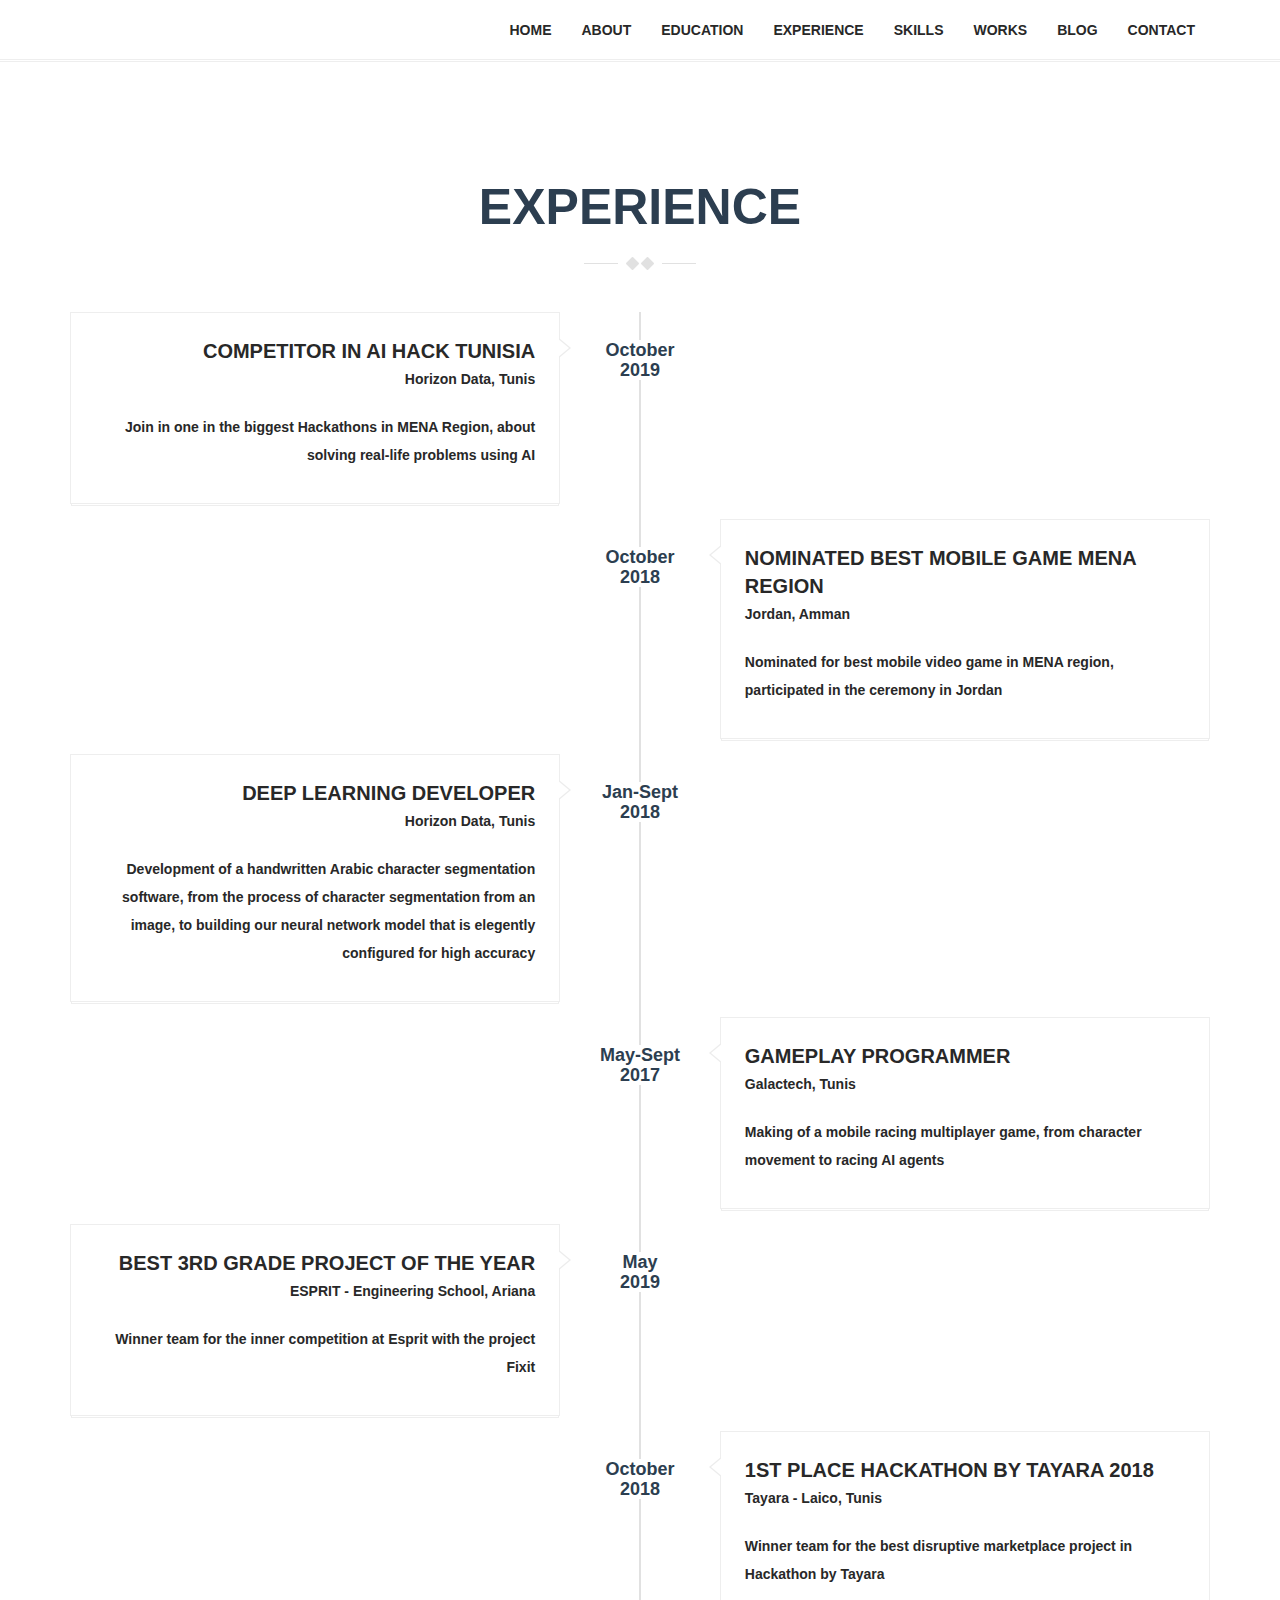
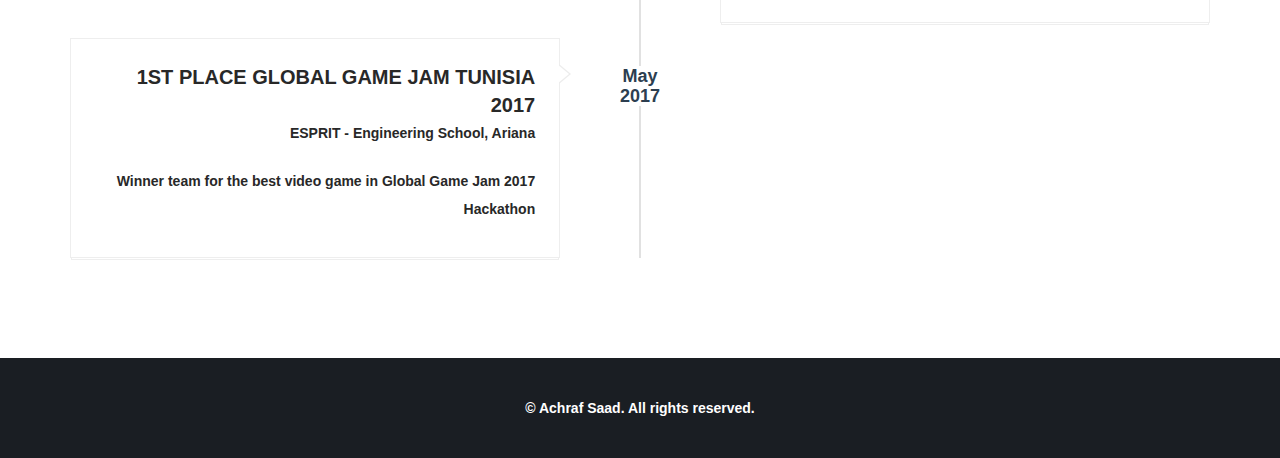
<file: experience.html>
<!DOCTYPE html>
<html lang="en">

<head>
    <meta charset="UTF-8">
    <meta name="viewport" content="width=device-width, initial-scale=1.0">
    <meta name="description" content="Achraf Saad Software Engineering, Developer.">
    <meta name="keywords"
        content="experience, CV, personal Vcard, experience, personal portfolio, engineer, engineering, software developer, web developer, video game developer, AI, IT">
    <meta name="author" content="http://trendytheme.net/">

    <title>Achraf Saad | Experience</title>

    <!-- Web Fonts -->
    <link href='http://fonts.googleapis.com/css?family=Roboto:400,300,500,700' rel='stylesheet' type='text/css'>
    <!-- Bootstrap core CSS -->
    <link href="assets/bootstrap/css/bootstrap.min.css" rel="stylesheet" media="screen">
    <!-- Font Awesome CSS -->
    <link href="assets/css/font-awesome.min.css" rel="stylesheet" media="screen">
    <!-- Animate css -->
    <link href="assets/css/animate.css" rel="stylesheet">
    <!-- Magnific css -->
    <link href="assets/css/magnific-popup.css" rel="stylesheet">
    <!-- Custom styles CSS -->
    <link href="assets/css/style.css" rel="stylesheet" media="screen">
    <!-- Responsive CSS -->
    <link href="assets/css/responsive.css" rel="stylesheet">

    <!-- HTML5 Shim and Respond.js IE8 support of HTML5 elements and media queries -->
    <!-- WARNING: Respond.js doesn't work if you view the page via file:// -->
    <!--[if lt IE 9]>
      <script src="https://oss.maxcdn.com/libs/html5shiv/3.7.0/html5shiv.js"></script>
      <script src="https://oss.maxcdn.com/libs/respond.js/1.4.2/respond.min.js"></script>
  <![endif]-->

    <link rel="shortcut icon" href="assets/images/ico/favicon.png">
    <link rel="apple-touch-icon-precomposed" sizes="144x144"
        href="assets/images/ico/apple-touch-icon-144-precomposed.png">
    <link rel="apple-touch-icon-precomposed" sizes="114x114"
        href="assets/images/ico/apple-touch-icon-114-precomposed.png">
    <link rel="apple-touch-icon-precomposed" sizes="72x72" href="assets/images/ico/apple-touch-icon-72-precomposed.png">
    <link rel="apple-touch-icon-precomposed" href="assets/images/ico/apple-touch-icon-57-precomposed.png">

</head>

<body>
    <!-- Navigation -->
    <header class="header">
        <nav class="navbar navbar-custom" role="navigation">
            <div class="container">
                <div class="navbar-header">
                    <button type="button" class="navbar-toggle" data-toggle="collapse" data-target="#custom-collapse">
                        <span class="sr-only">Toggle navigation</span>
                        <span class="icon-bar"></span>
                        <span class="icon-bar"></span>
                        <span class="icon-bar"></span>
                    </button>
                    <!---<a class="navbar-brand" href="index.html"><img src="assets/images/logo.png" alt=""></a>--->
                </div>

                <div class="collapse navbar-collapse" id="custom-collapse">
                    <ul class="nav navbar-nav navbar-right">
                        <li><a href="index.html">Home</a></li>
                        <li><a href="about.html">About</a></li>
                        <li><a href="education.html">Education</a></li>
                        <li><a href="experience.html">Experience</a></li>
                        <li><a href="skills.html">Skills</a></li>
                        <li><a href="work.html">Works</a></li>
                        <li><a href="blog.html">Blog</a></li>
                        <li><a href="contact.html">Contact</a></li>
                    </ul>
                </div>
            </div><!-- .container -->
        </nav>
    </header><!-- End Navigation -->


    <!-- Resume Section -->
    <section id="experience" class="experience-section section-padding">
        <div class="container">
            <h2 class="section-title wow fadeInUp">Experience</h2>
            <div class="row">
                <div class="col-md-12">
                    <div class="experience-title">
                    </div>
                    <div class="experience">
                        <ul class="timeline">

                            <li>
                                <div class="posted-date">
                                    <span class="month">October <br>2019</span>
                                </div><!-- /posted-date -->

                                <div class="timeline-panel wow fadeInUp">
                                    <div class="timeline-content">
                                        <div class="timeline-heading">
                                            <h3>Competitor in AI Hack Tunisia</h3>
                                            <span>
                                                Horizon Data, Tunis
                                            </span>
                                        </div><!-- /timeline-heading -->

                                        <div class="timeline-body">
                                            <p>
                                                Join in one in the biggest Hackathons in MENA Region, about solving
                                                real-life problems using AI
                                            </p>
                                        </div><!-- /timeline-body -->
                                    </div> <!-- /timeline-content -->
                                </div><!-- /timeline-panel -->
                            </li>


                            <li class="timeline-inverted">
                                <div class="posted-date">
                                    <span class="month">October <br>2018</span>
                                </div><!-- /posted-date -->

                                <div class="timeline-panel wow fadeInUp">
                                    <div class="timeline-content">
                                        <div class="timeline-heading">
                                            <h3>Nominated Best Mobile Game Mena Region</h3>
                                            <span>Jordan, Amman</span>
                                        </div><!-- /timeline-heading -->

                                        <div class="timeline-body">
                                            <p>
                                                Nominated for best mobile video game in MENA region, participated in the
                                                ceremony in Jordan
                                            </p>
                                        </div><!-- /timeline-body -->
                                    </div> <!-- /timeline-content -->
                                </div> <!-- /timeline-panel -->
                            </li>


                            <li>
                                <div class="posted-date">
                                    <span class="month">Jan-Sept <br>2018</span>
                                </div><!-- /posted-date -->

                                <div class="timeline-panel wow fadeInUp">
                                    <div class="timeline-content">
                                        <div class="timeline-heading">
                                            <h3>Deep Learning Developer</h3>
                                            <span>
                                                Horizon Data, Tunis
                                            </span>
                                        </div><!-- /timeline-heading -->

                                        <div class="timeline-body">
                                            <p>
                                                Development of a handwritten Arabic character segmentation software,
                                                from the process of character segmentation from an image, to building
                                                our neural network model that is elegently configured for high accuracy
                                            </p>
                                        </div><!-- /timeline-body -->
                                    </div> <!-- /timeline-content -->
                                </div><!-- /timeline-panel -->
                            </li>

                            <li class="timeline-inverted">
                                <div class="posted-date">
                                    <span class="month">May-Sept <br>2017</span>
                                </div><!-- /posted-date -->

                                <div class="timeline-panel wow fadeInUp">
                                    <div class="timeline-content">
                                        <div class="timeline-heading">
                                            <h3>Gameplay Programmer</h3>
                                            <span>Galactech, Tunis</span>
                                        </div><!-- /timeline-heading -->

                                        <div class="timeline-body">
                                            <p>
                                                Making of a mobile racing multiplayer game, from character movement to
                                                racing AI agents
                                            </p>
                                        </div><!-- /timeline-body -->
                                    </div> <!-- /timeline-content -->
                                </div> <!-- /timeline-panel -->
                            </li>

                            <li>
                                <div class="posted-date">
                                    <span class="month">May<br>2019</span>
                                </div><!-- /posted-date -->

                                <div class="timeline-panel wow fadeInUp">
                                    <div class="timeline-content">
                                        <div class="timeline-heading">
                                            <h3>Best 3rd grade project of the year</h3>
                                            <span>ESPRIT - Engineering School, Ariana</span>
                                        </div><!-- /timeline-heading -->

                                        <div class="timeline-body">
                                            <p>
                                                Winner team for the inner competition at Esprit with the project Fixit
                                            </p>
                                        </div><!-- /timeline-body -->
                                    </div> <!-- /timeline-content -->
                                </div><!-- /timeline-panel -->
                            </li>


                            <li class="timeline-inverted">
                                <div class="posted-date">
                                    <span class="month">October<br> 2018</span>
                                </div><!-- /posted-date -->

                                <div class="timeline-panel wow fadeInUp">
                                    <div class="timeline-content">
                                        <div class="timeline-heading">
                                            <h3>1st place Hackathon by Tayara 2018</h3>
                                            <span>Tayara - Laico, Tunis</span>
                                        </div><!-- /timeline-heading -->

                                        <div class="timeline-body">
                                            <p>
                                                Winner team for the best disruptive marketplace project in Hackathon by
                                                Tayara
                                            </p>
                                        </div><!-- /timeline-body -->
                                    </div> <!-- /timeline-content -->
                                </div> <!-- /timeline-panel -->
                            </li>

                            <li>
                                <div class="posted-date">
                                    <span class="month">May <br> 2017</span>
                                </div><!-- /posted-date -->

                                <div class="timeline-panel wow fadeInUp">
                                    <div class="timeline-content">
                                        <div class="timeline-heading">
                                            <h3>1st Place Global Game Jam Tunisia 2017</h3>
                                            <span>ESPRIT - Engineering School, Ariana</span>
                                        </div><!-- /timeline-heading -->

                                        <div class="timeline-body">
                                            <p>
                                                Winner team for the best video game in Global Game Jam 2017 Hackathon
                                            </p>
                                        </div><!-- /timeline-body -->
                                    </div> <!-- /timeline-content -->
                                </div><!-- /timeline-panel -->
                            </li>

                        </ul>
                    </div>
                </div>
            </div><!-- /row -->

        </div><!-- /.container -->
    </section><!-- End Resume Section -->


    <!-- Footer Section -->
    <footer class="footer-wrapper">
        <div class="container">
            <div class="row">
                <div class="col-md-12">
                    <div class="copyright text-center">
                        <p>&copy; Achraf Saad. All rights reserved.</p>
                    </div>
                </div>
            </div>
        </div>
    </footer><!-- End Footer Section -->


    <!-- Scroll-up -->
    <div class="scroll-up">
        <a href="#home"><i class="fa fa-angle-up"></i></a>
    </div>

    <!-- Javascript files -->
    <script src="assets/js/jquery.js"></script>
    <script src="assets/bootstrap/js/bootstrap.min.js"></script>
    <script src="assets/js/jquery.stellar.min.js"></script>
    <script src="assets/js/jquery.sticky.js"></script>
    <script src="assets/js/smoothscroll.js"></script>
    <script src="assets/js/wow.min.js"></script>
    <script src="assets/js/jquery.countTo.js"></script>
    <script src="assets/js/jquery.inview.min.js"></script>
    <script src="assets/js/jquery.easypiechart.js"></script>
    <script src="assets/js/jquery.shuffle.min.js"></script>
    <script src="assets/js/jquery.magnific-popup.min.js"></script>
    <script src="http://a.vimeocdn.com/js/froogaloop2.min.js"></script>
    <script src="assets/js/jquery.fitvids.js"></script>
    <script src="assets/js/scripts.js?v=2"></script>
</body>

</html>
</file>
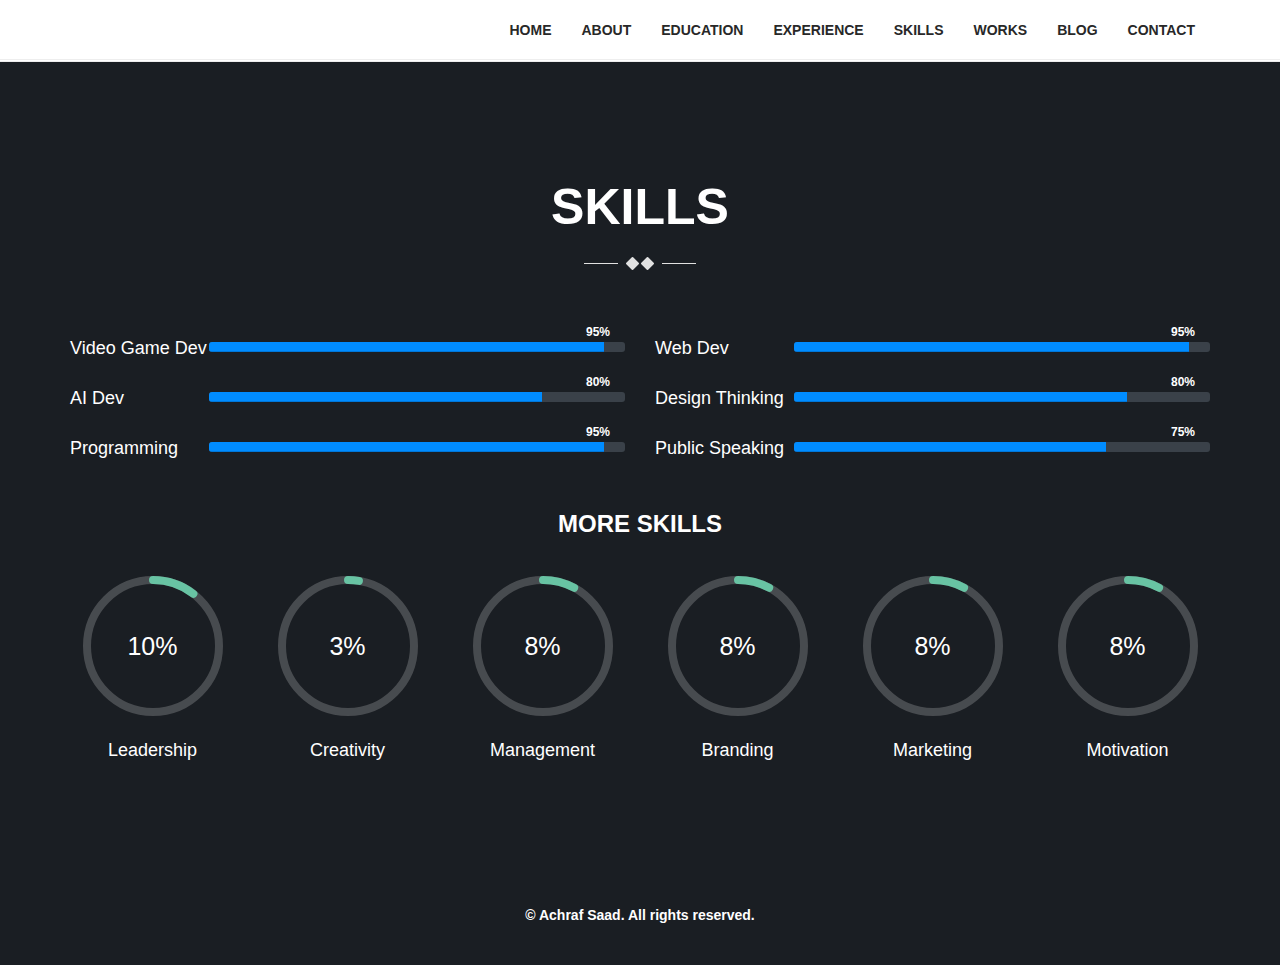
<file: skills.html>
﻿<!DOCTYPE html>
<html lang="en">

<head>
  <meta charset="UTF-8">
  <meta name="viewport" content="width=device-width, initial-scale=1.0">
  <meta name="description" content="Achraf Saad Software Engineering, Developer.">
  <meta name="keywords"
    content="resume, CV, personal Vcard, resume, personal portfolio, engineer, engineering, software developer, web developer, video game developer, AI, IT">
  <meta name="author" content="http://trendytheme.net/">

  <title>Achraf Saad | Skills</title>

  <!-- Web Fonts -->
  <link href='http://fonts.googleapis.com/css?family=Roboto:400,300,500,700' rel='stylesheet' type='text/css'>
  <!-- Bootstrap core CSS -->
  <link href="assets/bootstrap/css/bootstrap.min.css" rel="stylesheet" media="screen">
  <!-- Font Awesome CSS -->
  <link href="assets/css/font-awesome.min.css" rel="stylesheet" media="screen">
  <!-- Animate css -->
  <link href="assets/css/animate.css" rel="stylesheet">
  <!-- Magnific css -->
  <link href="assets/css/magnific-popup.css" rel="stylesheet">
  <!-- Custom styles CSS -->
  <link href="assets/css/style.css" rel="stylesheet" media="screen">
  <!-- Responsive CSS -->
  <link href="assets/css/responsive.css" rel="stylesheet">

  <!-- HTML5 Shim and Respond.js IE8 support of HTML5 elements and media queries -->
  <!-- WARNING: Respond.js doesn't work if you view the page via file:// -->
  <!--[if lt IE 9]>
      <script src="https://oss.maxcdn.com/libs/html5shiv/3.7.0/html5shiv.js"></script>
      <script src="https://oss.maxcdn.com/libs/respond.js/1.4.2/respond.min.js"></script>
  <![endif]-->

  <link rel="shortcut icon" href="assets/images/ico/favicon.png">
  <link rel="apple-touch-icon-precomposed" sizes="144x144"
    href="assets/images/ico/apple-touch-icon-144-precomposed.png">
  <link rel="apple-touch-icon-precomposed" sizes="114x114"
    href="assets/images/ico/apple-touch-icon-114-precomposed.png">
  <link rel="apple-touch-icon-precomposed" sizes="72x72" href="assets/images/ico/apple-touch-icon-72-precomposed.png">
  <link rel="apple-touch-icon-precomposed" href="assets/images/ico/apple-touch-icon-57-precomposed.png">

</head>

<body>
  <!-- Navigation -->
  <header class="header">
    <nav class="navbar navbar-custom" role="navigation">
      <div class="container">
        <div class="navbar-header">
          <button type="button" class="navbar-toggle" data-toggle="collapse" data-target="#custom-collapse">
            <span class="sr-only">Toggle navigation</span>
            <span class="icon-bar"></span>
            <span class="icon-bar"></span>
            <span class="icon-bar"></span>
          </button>
          <!---<a class="navbar-brand" href="index.html"><img src="assets/images/logo.png" alt=""></a>--->
        </div>

        <div class="collapse navbar-collapse" id="custom-collapse">
          <ul class="nav navbar-nav navbar-right">
            <li><a href="index.html">Home</a></li>
            <li><a href="about.html">About</a></li>
            <li><a href="education.html">Education</a></li>
            <li><a href="experience.html">Experience</a></li>
            <li><a href="skills.html">Skills</a></li>
            <li><a href="work.html">Works</a></li>
            <li><a href="blog.html">Blog</a></li>
            <li><a href="contact.html">Contact</a></li>
          </ul>
        </div>
      </div><!-- .container -->
    </nav>
  </header><!-- End Navigation -->

  <!-- Skills Section -->
  <section id="skills" class="skills-section section-padding">
      <div class="container">
        <h2 class="section-title wow fadeInUp">Skills</h2>
  
        <div class="row">
          <div class="col-md-6">
            <div class="skill-progress">
              <div class="skill-title">
                <h3>Video Game Dev</h3>
              </div>
              <div class="progress">
                <div class="progress-bar six-sec-ease-in-out" role="progressbar" aria-valuenow="95" aria-valuemin="0"
                  aria-valuemax="100"><span>95%</span>
                </div>
              </div><!-- /.progress -->
            </div><!-- /.skill-progress -->
  
            <div class="skill-progress">
              <div class="skill-title">
                <h3>AI Dev</h3>
              </div>
              <div class="progress">
                <div class="progress-bar six-sec-ease-in-out" role="progressbar" aria-valuenow="80" aria-valuemin="0"
                  aria-valuemax="100"><span>80%</span>
                </div>
              </div><!-- /.progress -->
            </div><!-- /.skill-progress -->
            <div class="skill-progress">
              <div class="skill-title">
                <h3>Programming</h3>
              </div>
              <div class="progress">
                <div class="progress-bar six-sec-ease-in-out" role="progressbar" aria-valuenow="95" aria-valuemin="0"
                  aria-valuemax="100"><span>95%</span>
                </div>
              </div><!-- /.progress -->
            </div><!-- /.skill-progress -->
          </div><!-- /.col-md-6 -->
  
          <div class="col-md-6">
            <div class="skill-progress">
              <div class="skill-title">
                <h3>Web Dev</h3>
              </div>
              <div class="progress">
                <div class="progress-bar six-sec-ease-in-out" role="progressbar" aria-valuenow="95" aria-valuemin="0"
                  aria-valuemax="100"><span>95%</span>
                </div>
              </div><!-- /.progress -->
            </div><!-- /.skill-progress -->
            <div class="skill-progress">
              <div class="skill-title">
                <h3>Design Thinking</h3>
              </div>
              <div class="progress">
                <div class="progress-bar six-sec-ease-in-out" role="progressbar" aria-valuenow="80" aria-valuemin="0"
                  aria-valuemax="100"><span>80%</span>
                </div>
              </div><!-- /.progress -->
            </div><!-- /.skill-progress -->
            <div class="skill-progress">
              <div class="skill-title">
                <h3>Public Speaking</h3>
              </div>
              <div class="progress">
                <div class="progress-bar six-sec-ease-in-out" role="progressbar" aria-valuenow="75" aria-valuemin="0"
                  aria-valuemax="100"><span>75%</span>
                </div>
              </div><!-- /.progress -->
            </div><!-- /.skill-progress -->
          </div><!-- /.col-md-6 -->
        </div><!-- /.row -->
  
        <div class="skill-chart text-center">
          <h3>More skills</h3>
        </div>
  
        <div class="row more-skill text-center">
          <div class="col-xs-12 col-sm-4 col-md-2">
            <div class="chart" data-percent="91" data-color="e74c3c">
              <span class="percent"></span>
              <div class="chart-text">
                <span>leadership</span>
              </div>
            </div>
          </div>
          <div class="col-xs-12 col-sm-4 col-md-2">
            <div class="chart" data-percent="23" data-color="2ecc71">
              <span class="percent"></span>
              <div class="chart-text">
                <span>Creativity</span>
              </div>
            </div>
          </div>
          <div class="col-xs-12 col-sm-4 col-md-2">
            <div class="chart" data-percent="68" data-color="3498db">
              <span class="percent"></span>
              <div class="chart-text">
                <span>Management</span>
              </div>
            </div>
          </div>
          <div class="col-xs-12 col-sm-4 col-md-2">
            <div class="chart" data-percent="68" data-color="3498db">
              <span class="percent"></span>
              <div class="chart-text">
                <span>Branding</span>
              </div>
            </div>
          </div>
          <div class="col-xs-12 col-sm-4 col-md-2">
            <div class="chart" data-percent="68" data-color="3498db">
              <span class="percent"></span>
              <div class="chart-text">
                <span>Marketing</span>
              </div>
            </div>
          </div>
          <div class="col-xs-12 col-sm-4 col-md-2">
            <div class="chart" data-percent="68" data-color="3498db">
              <span class="percent"></span>
              <div class="chart-text">
                <span>Motivation</span>
              </div>
            </div>
          </div>
        </div>
  
      </div><!-- /.container -->
    </section><!-- End Skills Section -->
  

  <!-- Footer Section -->
  <footer class="footer-wrapper">
    <div class="container">
      <div class="row">
        <div class="col-md-12">
          <div class="copyright text-center">
            <p>&copy; Achraf Saad. All rights reserved.</p>
          </div>
        </div>
      </div>
    </div>
  </footer><!-- End Footer Section -->


  <!-- Scroll-up -->
  <div class="scroll-up">
    <a href="#home"><i class="fa fa-angle-up"></i></a>
  </div>

  <!-- Javascript files -->
  <script src="assets/js/jquery.js"></script>
  <script src="assets/bootstrap/js/bootstrap.min.js"></script>
  <script src="assets/js/jquery.stellar.min.js"></script>
  <script src="assets/js/jquery.sticky.js"></script>
  <script src="assets/js/smoothscroll.js"></script>
  <script src="assets/js/wow.min.js"></script>
  <script src="assets/js/jquery.countTo.js"></script>
  <script src="assets/js/jquery.inview.min.js"></script>
  <script src="assets/js/jquery.easypiechart.js"></script>
  <script src="assets/js/jquery.shuffle.min.js"></script>
  <script src="assets/js/jquery.magnific-popup.min.js"></script>
  <script src="http://a.vimeocdn.com/js/froogaloop2.min.js"></script>
  <script src="assets/js/jquery.fitvids.js"></script>
  <script src="assets/js/scripts.js?v=2"></script>
</body>

</html>
</file>
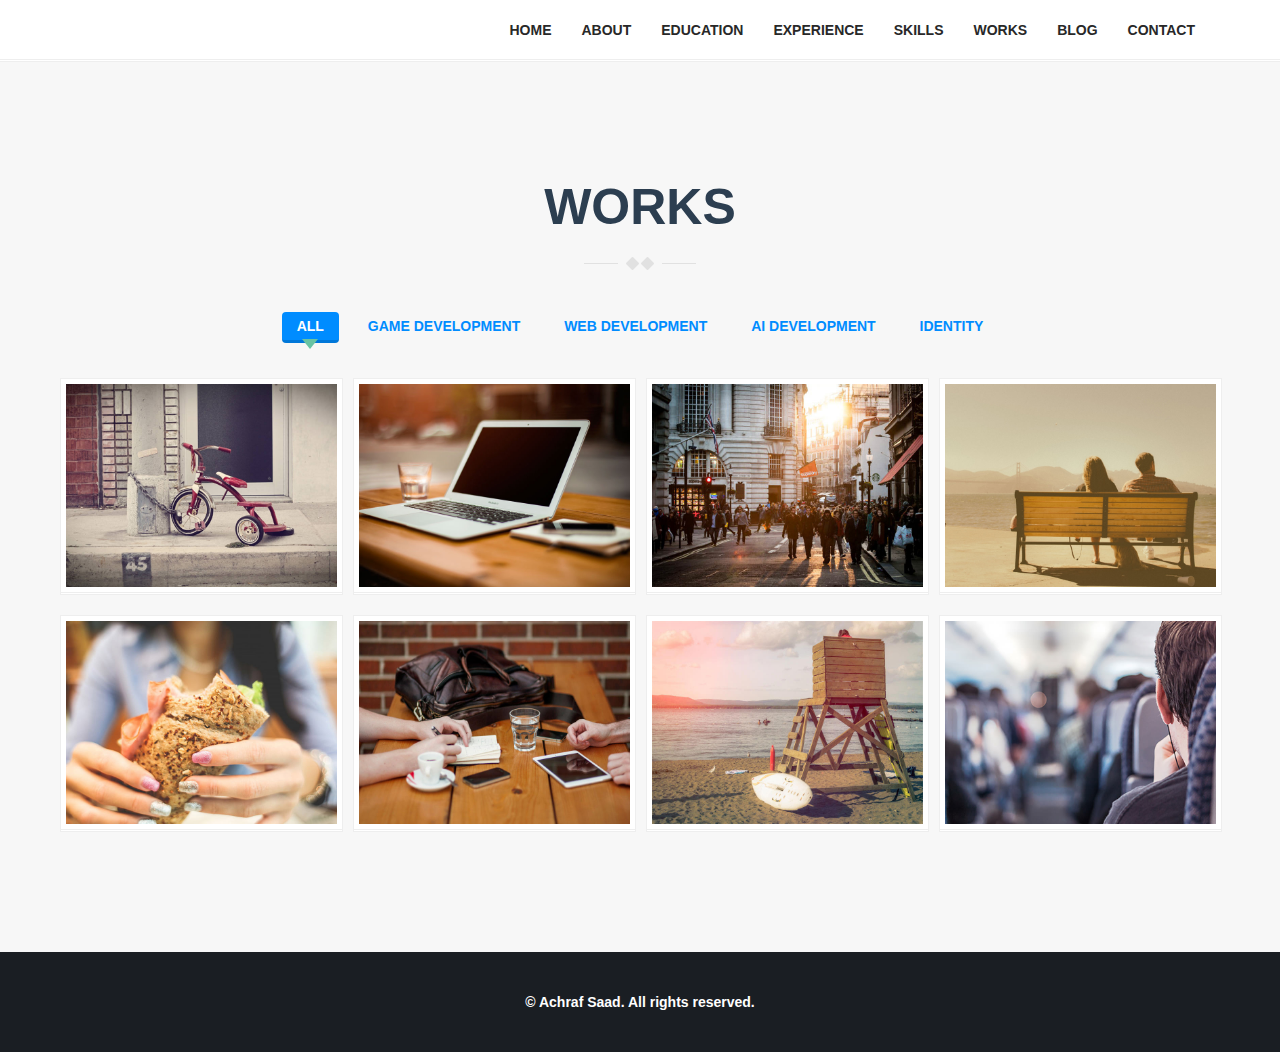
<file: work.html>
﻿<!DOCTYPE html>
<html lang="en">

<head>
  <meta charset="UTF-8">
  <meta name="viewport" content="width=device-width, initial-scale=1.0">
  <meta name="description" content="Achraf Saad Software Engineering, Developer.">
  <meta name="keywords"
    content="resume, CV, personal Vcard, resume, personal portfolio, engineer, engineering, software developer, web developer, video game developer, AI, IT">
  <meta name="author" content="http://trendytheme.net/">

  <title>Achraf Saad | Works</title>

  <!-- Web Fonts -->
  <link href='http://fonts.googleapis.com/css?family=Roboto:400,300,500,700' rel='stylesheet' type='text/css'>
  <!-- Bootstrap core CSS -->
  <link href="assets/bootstrap/css/bootstrap.min.css" rel="stylesheet" media="screen">
  <!-- Font Awesome CSS -->
  <link href="assets/css/font-awesome.min.css" rel="stylesheet" media="screen">
  <!-- Animate css -->
  <link href="assets/css/animate.css" rel="stylesheet">
  <!-- Magnific css -->
  <link href="assets/css/magnific-popup.css" rel="stylesheet">
  <!-- Custom styles CSS -->
  <link href="assets/css/style.css" rel="stylesheet" media="screen">
  <!-- Responsive CSS -->
  <link href="assets/css/responsive.css" rel="stylesheet">

  <!-- HTML5 Shim and Respond.js IE8 support of HTML5 elements and media queries -->
  <!-- WARNING: Respond.js doesn't work if you view the page via file:// -->
  <!--[if lt IE 9]>
      <script src="https://oss.maxcdn.com/libs/html5shiv/3.7.0/html5shiv.js"></script>
      <script src="https://oss.maxcdn.com/libs/respond.js/1.4.2/respond.min.js"></script>
  <![endif]-->

  <link rel="shortcut icon" href="assets/images/ico/favicon.png">
  <link rel="apple-touch-icon-precomposed" sizes="144x144"
    href="assets/images/ico/apple-touch-icon-144-precomposed.png">
  <link rel="apple-touch-icon-precomposed" sizes="114x114"
    href="assets/images/ico/apple-touch-icon-114-precomposed.png">
  <link rel="apple-touch-icon-precomposed" sizes="72x72" href="assets/images/ico/apple-touch-icon-72-precomposed.png">
  <link rel="apple-touch-icon-precomposed" href="assets/images/ico/apple-touch-icon-57-precomposed.png">

</head>

<body>
  <!-- Navigation -->
  <header class="header">
    <nav class="navbar navbar-custom" role="navigation">
      <div class="container">
        <div class="navbar-header">
          <button type="button" class="navbar-toggle" data-toggle="collapse" data-target="#custom-collapse">
            <span class="sr-only">Toggle navigation</span>
            <span class="icon-bar"></span>
            <span class="icon-bar"></span>
            <span class="icon-bar"></span>
          </button>
          <!---<a class="navbar-brand" href="index.html"><img src="assets/images/logo.png" alt=""></a>--->
        </div>

        <div class="collapse navbar-collapse" id="custom-collapse">
          <ul class="nav navbar-nav navbar-right">
            <li><a href="index.html">Home</a></li>
            <li><a href="about.html">About</a></li>
            <li><a href="education.html">Education</a></li>
            <li><a href="experience.html">Experience</a></li>
            <li><a href="skills.html">Skills</a></li>
            <li><a href="work.html">Works</a></li>
            <li><a href="blog.html">Blog</a></li>
            <li><a href="contact.html">Contact</a></li>
          </ul>
        </div>
      </div><!-- .container -->
    </nav>
  </header><!-- End Navigation -->

  <!-- Works Section -->
  <section id="works" class="works-section section-padding">
    <div class="container">
      <h2 class="section-title wow fadeInUp">Works</h2>

      <ul class="list-inline" id="filter">
        <li><a class="active" data-group="all">All</a></li>
        <li><a data-group="design">Game Development</a></li> <!--Design-->
        <li><a data-group="web">Web Development</a></li> <!--Web-->
        <li><a data-group="interface">AI Development</a></li> <!--Interface-->
        <li><a data-group="identety">Identity</a></li>
      </ul>

      <div class="row">
        <div id="grid">
          <div class="portfolio-item col-xs-12 col-sm-4 col-md-3" data-groups='["all", "identety", "interface"]'>
            <div class="portfolio-bg">
              <div class="portfolio">
                <div class="tt-overlay"></div>
                <div class="links">
                  <a class="image-link" href="assets/images/works/portfolio-1.jpg"><i class="fa fa-search-plus"></i></a>
                  <a href="#"><i class="fa fa-link"></i></a>
                </div><!-- /.links -->
                <img src="assets/images/works/portfolio-1.jpg" alt="image">
                <div class="portfolio-info">
                  <h3>Portfolio Title</h3>
                </div><!-- /.portfolio-info -->
              </div><!-- /.portfolio -->
            </div><!-- /.portfolio-bg -->
          </div><!-- /.portfolio-item -->


          <div class="portfolio-item col-xs-12 col-sm-4 col-md-3" data-groups='["all", "identety", "web"]'>
            <div class="portfolio-bg">
              <div class="portfolio">
                <div class="tt-overlay"></div>
                <div class="links">
                  <a class="image-link" href="assets/images/works/portfolio-2.jpg"><i class="fa fa-search-plus"></i></a>
                  <a href="#"><i class="fa fa-link"></i></a>
                </div><!-- /.links -->
                <img src="assets/images/works/portfolio-2.jpg" alt="image">
                <div class="portfolio-info">
                  <h3>Portfolio Title</h3>
                </div><!-- /.portfolio-info -->
              </div><!-- /.portfolio -->
            </div><!-- /.portfolio-bg -->
          </div><!-- /.portfolio-item -->
          <div class="portfolio-item col-xs-12 col-sm-4 col-md-3" data-groups='["all", "interface"]'>
            <div class="portfolio-bg">
              <div class="portfolio">
                <div class="tt-overlay"></div>
                <div class="links">
                  <a class="image-link" href="assets/images/works/portfolio-3.jpg"><i class="fa fa-search-plus"></i></a>
                  <a href="#"><i class="fa fa-link"></i></a>
                </div><!-- /.links -->
                <img src="assets/images/works/portfolio-3.jpg" alt="image">
                <div class="portfolio-info">
                  <h3>Portfolio Title</h3>
                </div><!-- /.portfolio-info -->
              </div><!-- /.portfolio -->
            </div><!-- /.portfolio-bg -->
          </div><!-- /.portfolio-item -->
          <div class="portfolio-item col-xs-12 col-sm-4 col-md-3" data-groups='["all", "identety", "design"]'>
            <div class="portfolio-bg">
              <div class="portfolio">
                <div class="tt-overlay"></div>
                <div class="links">
                  <a class="image-link" href="assets/images/works/portfolio-4.jpg"><i class="fa fa-search-plus"></i></a>
                  <a href="#"><i class="fa fa-link"></i></a>
                </div><!-- /.links -->
                <img src="assets/images/works/portfolio-4.jpg" alt="image">
                <div class="portfolio-info">
                  <h3>Portfolio Title</h3>
                </div><!-- /.portfolio-info -->
              </div><!-- /.portfolio -->
            </div><!-- /.portfolio-bg -->
          </div><!-- /.portfolio-item -->
          <div class="portfolio-item col-xs-12 col-sm-4 col-md-3" data-groups='["all", "identety", "design"]'>
            <div class="portfolio-bg">
              <div class="portfolio">
                <div class="tt-overlay"></div>
                <div class="links">
                  <a class="image-link" href="assets/images/works/portfolio-5.jpg"><i class="fa fa-search-plus"></i></a>
                  <a href="#"><i class="fa fa-link"></i></a>
                </div><!-- /.links -->
                <img src="assets/images/works/portfolio-5.jpg" alt="image">
                <div class="portfolio-info">
                  <h3>Portfolio Title</h3>
                </div><!-- /.portfolio-info -->
              </div><!-- /.portfolio -->
            </div><!-- /.portfolio-bg -->
          </div><!-- /.portfolio-item -->
          <div class="portfolio-item col-xs-12 col-sm-4 col-md-3" data-groups='["all", "identety", "design"]'>
            <div class="portfolio-bg">
              <div class="portfolio">
                <div class="tt-overlay"></div>
                <div class="links">
                  <a class="image-link" href="assets/images/works/portfolio-6.jpg"><i class="fa fa-search-plus"></i></a>
                  <a href="#"><i class="fa fa-link"></i></a>
                </div><!-- /.links -->
                <img src="assets/images/works/portfolio-6.jpg" alt="image">
                <div class="portfolio-info">
                  <h3>Portfolio Title</h3>
                </div><!-- /.portfolio-info -->
              </div><!-- /.portfolio -->
            </div><!-- /.portfolio-bg -->
          </div><!-- /.portfolio-item -->
          <div class="portfolio-item col-xs-12 col-sm-4 col-md-3" data-groups='["all", "identety", "web"]'>
            <div class="portfolio-bg">
              <div class="portfolio">
                <div class="tt-overlay"></div>
                <div class="links">
                  <a class="image-link" href="assets/images/works/portfolio-7.jpg"><i class="fa fa-search-plus"></i></a>
                  <a href="#"><i class="fa fa-link"></i></a>
                </div><!-- /.links -->
                <img src="assets/images/works/portfolio-7.jpg" alt="image">
                <div class="portfolio-info">
                  <h3>Portfolio Title</h3>
                </div><!-- /.portfolio-info -->
              </div><!-- /.portfolio -->
            </div><!-- /.portfolio-bg -->
          </div><!-- /.portfolio-item -->
          <div class="portfolio-item col-xs-12 col-sm-4 col-md-3" data-groups='["all", "design"]'>
            <div class="portfolio-bg">
              <div class="portfolio">
                <div class="tt-overlay"></div>
                <div class="links">
                  <a class="image-link" href="assets/images/works/portfolio-8.jpg"><i class="fa fa-search-plus"></i></a>
                  <a href="#"><i class="fa fa-link"></i></a>
                </div><!-- /.links -->
                <img src="assets/images/works/portfolio-8.jpg" alt="image">
                <div class="portfolio-info">
                  <h3>Portfolio Title</h3>
                </div><!-- /.portfolio-info -->
              </div><!-- /.portfolio -->
            </div><!-- /.portfolio-bg -->
          </div><!-- /.portfolio-item -->
        </div><!-- /#grid -->
      </div><!-- /.row -->
    </div><!-- /.container -->
  </section><!-- End Works Section -->

  <!-- Footer Section -->
  <footer class="footer-wrapper">
    <div class="container">
      <div class="row">
        <div class="col-md-12">
          <div class="copyright text-center">
            <p>&copy; Achraf Saad. All rights reserved.</p>
          </div>
        </div>
      </div>
    </div>
  </footer><!-- End Footer Section -->


  <!-- Scroll-up -->
  <div class="scroll-up">
    <a href="#home"><i class="fa fa-angle-up"></i></a>
  </div>

  <!-- Javascript files -->
  <script src="assets/js/jquery.js"></script>
  <script src="assets/bootstrap/js/bootstrap.min.js"></script>
  <script src="assets/js/jquery.stellar.min.js"></script>
  <script src="assets/js/jquery.sticky.js"></script>
  <script src="assets/js/smoothscroll.js"></script>
  <script src="assets/js/wow.min.js"></script>
  <script src="assets/js/jquery.countTo.js"></script>
  <script src="assets/js/jquery.inview.min.js"></script>
  <script src="assets/js/jquery.easypiechart.js"></script>
  <script src="assets/js/jquery.shuffle.min.js"></script>
  <script src="assets/js/jquery.magnific-popup.min.js"></script>
  <script src="http://a.vimeocdn.com/js/froogaloop2.min.js"></script>
  <script src="assets/js/jquery.fitvids.js"></script>
  <script src="assets/js/scripts.js?v=2"></script>
</body>

</html>
</file>
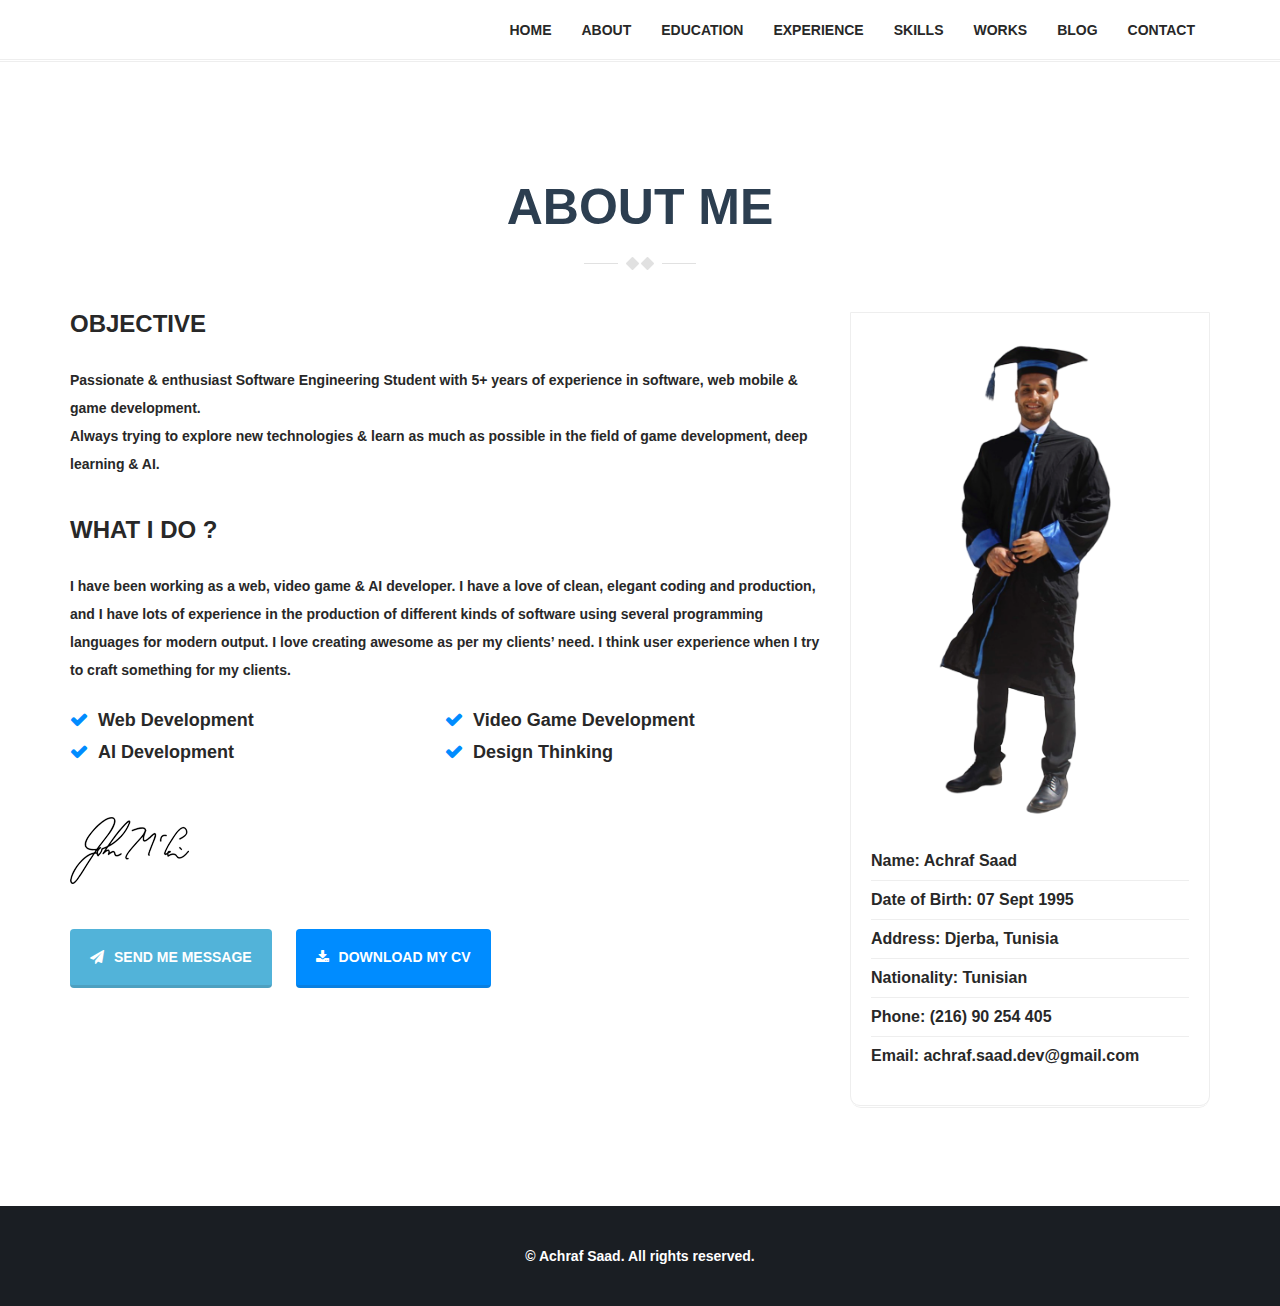
<file: cv_sem/about.html>
﻿<!DOCTYPE html>
<html lang="en">

<head>
  <meta charset="UTF-8">
  <meta name="viewport" content="width=device-width, initial-scale=1.0">
  <meta name="description" content="Achraf Saad Software Engineering, Developer.">
  <meta name="keywords"
    content="resume, CV, personal Vcard, resume, personal portfolio, engineer, engineering, software developer, web developer, video game developer, AI, IT">
  <meta name="author" content="http://trendytheme.net/">

  <title>Achraf Saad | About</title>

  <!-- Web Fonts -->
  <link href='http://fonts.googleapis.com/css?family=Roboto:400,300,500,700' rel='stylesheet' type='text/css'>
  <!-- Bootstrap core CSS -->
  <link href="assets/bootstrap/css/bootstrap.min.css" rel="stylesheet" media="screen">
  <!-- Font Awesome CSS -->
  <link href="assets/css/font-awesome.min.css" rel="stylesheet" media="screen">
  <!-- Animate css -->
  <link href="assets/css/animate.css" rel="stylesheet">
  <!-- Magnific css -->
  <link href="assets/css/magnific-popup.css" rel="stylesheet">
  <!-- Custom styles CSS -->
  <link href="assets/css/style.css" rel="stylesheet" media="screen">
  <!-- Responsive CSS -->
  <link href="assets/css/responsive.css" rel="stylesheet">

  <!-- HTML5 Shim and Respond.js IE8 support of HTML5 elements and media queries -->
  <!-- WARNING: Respond.js doesn't work if you view the page via file:// -->
  <!--[if lt IE 9]>
      <script src="https://oss.maxcdn.com/libs/html5shiv/3.7.0/html5shiv.js"></script>
      <script src="https://oss.maxcdn.com/libs/respond.js/1.4.2/respond.min.js"></script>
  <![endif]-->

  <link rel="shortcut icon" href="assets/images/ico/favicon.png">
  <link rel="apple-touch-icon-precomposed" sizes="144x144"
    href="assets/images/ico/apple-touch-icon-144-precomposed.png">
  <link rel="apple-touch-icon-precomposed" sizes="114x114"
    href="assets/images/ico/apple-touch-icon-114-precomposed.png">
  <link rel="apple-touch-icon-precomposed" sizes="72x72" href="assets/images/ico/apple-touch-icon-72-precomposed.png">
  <link rel="apple-touch-icon-precomposed" href="assets/images/ico/apple-touch-icon-57-precomposed.png">

</head>

<body>
  <!-- Navigation -->
  <header class="header">
    <nav class="navbar navbar-custom" role="navigation">
      <div class="container">
        <div class="navbar-header">
          <button type="button" class="navbar-toggle" data-toggle="collapse" data-target="#custom-collapse">
            <span class="sr-only">Toggle navigation</span>
            <span class="icon-bar"></span>
            <span class="icon-bar"></span>
            <span class="icon-bar"></span>
          </button>
          <!---<a class="navbar-brand" href="index.html"><img src="assets/images/logo.png" alt=""></a>--->
        </div>

        <div class="collapse navbar-collapse" id="custom-collapse">
          <ul class="nav navbar-nav navbar-right">
            <li><a href="/">Home</a></li>
            <li><a href="about.html">About</a></li>
            <li><a href="education.html">Education</a></li>
            <li><a href="experience.html">Experience</a></li>
            <li><a href="skills.html">Skills</a></li>
            <li><a href="work.html">Works</a></li>
            <li><a href="blog.html">Blog</a></li>
            <li><a href="contact.html">Contact</a></li>
          </ul>
        </div>
      </div><!-- .container -->
    </nav>
  </header><!-- End Navigation -->

  <!-- About Section -->
  <section id="about" class="about-section section-padding">
    <div class="container">
      <h2 class="section-title wow fadeInUp">About Me</h2>

      <div class="row">

        <div class="col-md-4 col-md-push-8">
          <div class="biography">
            <div class="myxphoto">
              <img src="assets/images/myphoto.jpg" alt="">
            </div>
            <ul>
              <li><strong>Name:</strong> Achraf Saad</li>
              <li><strong>Date of Birth:</strong> 07 Sept 1995</li>
              <li><strong>Address:</strong> Djerba, Tunisia</li>
              <li><strong>Nationality:</strong> Tunisian</li>
              <li><strong>Phone:</strong> (216) 90 254 405</li>
              <li><strong>Email:</strong> achraf.saad.dev@gmail.com</li>
            </ul>
          </div>
        </div> <!-- col-md-4 -->

        <div class="col-md-8 col-md-pull-4">
          <div class="short-info wow fadeInUp">
            <h3>Objective</h3>
            <p>
              Passionate &amp; enthusiast Software Engineering Student with 5+ years of experience in software, web
              mobile &amp; game development.<br>
              Always trying to explore new technologies &amp; learn as much as possible
              in the field of game development, deep learning &amp; AI.
            </p>
          </div>

          <div class="short-info wow fadeInUp">
            <h3>What I Do ?</h3>
            <p>
              I have been working as a web, video game &amp; AI developer. I have a love of clean, elegant coding and
              production, and I
              have lots of experience in the production of different kinds of software using several programming
              languages for modern output. I love creating awesome
              as per my clients’ need. I think user experience when I try to craft something for my clients.</p>

            <ul class="list-check">
              <li>Web Development</li>
              <li>Video Game Development</li>
              <li>AI Development</li>
              <li>Design Thinking</li>
            </ul>
          </div>

          <div class="my-signature">
            <img src="assets/images/sign.png" alt="">
          </div>

          <div class="download-button">
            <a class="btn btn-info btn-lg" href="#contact"><i class="fa fa-paper-plane"></i>Send me message</a>
            <a class="btn btn-primary btn-lg" href="#"><i class="fa fa-download"></i>download my cv</a>
          </div>
        </div>


      </div> <!-- /.row -->
    </div> <!-- /.container -->
  </section><!-- End About Section -->


  <!-- Footer Section -->
  <footer class="footer-wrapper">
    <div class="container">
      <div class="row">
        <div class="col-md-12">
          <div class="copyright text-center">
            <p>&copy; Achraf Saad. All rights reserved.</p>
          </div>
        </div>
      </div>
    </div>
  </footer><!-- End Footer Section -->


  <!-- Scroll-up -->
  <div class="scroll-up">
    <a href="#home"><i class="fa fa-angle-up"></i></a>
  </div>

  <!-- Javascript files -->
  <script src="assets/js/jquery.js"></script>
  <script src="assets/bootstrap/js/bootstrap.min.js"></script>
  <script src="assets/js/jquery.stellar.min.js"></script>
  <script src="assets/js/jquery.sticky.js"></script>
  <script src="assets/js/smoothscroll.js"></script>
  <script src="assets/js/wow.min.js"></script>
  <script src="assets/js/jquery.countTo.js"></script>
  <script src="assets/js/jquery.inview.min.js"></script>
  <script src="assets/js/jquery.easypiechart.js"></script>
  <script src="assets/js/jquery.shuffle.min.js"></script>
  <script src="assets/js/jquery.magnific-popup.min.js"></script>
  <script src="http://a.vimeocdn.com/js/froogaloop2.min.js"></script>
  <script src="assets/js/jquery.fitvids.js"></script>
  <script src="assets/js/scripts.js?v=2"></script>
</body>

</html>
</file>
<file: assets/css/style.css>
/*
    Author: TrendyTheme
    Template: I AM X
    Version: 1.2
    URL: http://demo.trendytheme.net/iamx/html
*/


/*
====================================
------------------------------------
    1. General
    2. Typography
    3. Home
    4. Navigation
    5. About
    6. Video
    7. Resume
    8. Skill
    9. Chart
    10. Work
    11. Facts
    12. Blog
    13. Hire
    14. Contact
    15. Footer
-------------------------------------
=====================================
*/


body{
    font-family: 'Roboto', sans-serif;
    line-height: 28px;
    font-weight: 300;
    font-size: 14px;
    color:#282828;
    background-color: #fff;
    -webkit-text-size-adjust: 100%;
    -webkit-overflow-scrolling: touch;
    -webkit-font-smoothing: antialiased !important;
}

body, html{
    overflow-x:hidden;
}

/* Link style
---------------------------------------------------------*/
a {
    color: #008cff;
}
a,
a > * {
    outline: none;
    cursor: pointer;
    text-decoration: none;
}
a:focus,
a:hover {
    outline: none;
    color: #333333;
    text-decoration: none;
}


/* Transition elsements
-------------------------------------------------------- */
.navbar a,
.form-control {
	-webkit-transition: all 0.4s ease-in-out 0s;
	   -moz-transition: all 0.4s ease-in-out 0s;
		-ms-transition: all 0.4s ease-in-out 0s;
		 -o-transition: all 0.4s ease-in-out 0s;
			transition: all 0.4s ease-in-out 0s;
}

a,
.btn {
	-webkit-transition: all 0.125s ease-in-out 0s;
	   -moz-transition: all 0.125s ease-in-out 0s;
		-ms-transition: all 0.125s ease-in-out 0s;
		 -o-transition: all 0.125s ease-in-out 0s;
			transition: all 0.125s ease-in-out 0s;
}

/* Reset box-shadow
/* ------------------------------------------------------ */

.btn,
.form-control,
.form-control:hover,
.form-control:focus,
.navbar-custom .dropdown-menu {
	-webkit-box-shadow: none;
			box-shadow: none;
}




/* === Typography === */

h1, h2, h3, h4, h5, h6{
    font-weight: 700;
    margin:0;
    text-transform: uppercase;
}

h1 {
    font-size: 36px;
    line-height: 36px;
}

h2 {
    font-size: 30px;
    line-height: 30px;
}

h3 {
    font-size: 24px;
    line-height: 24px;
}

h4 {
    font-size: 18px;
}

h5 {
    font-size: 14px;
}

h6 {
    font-size     : 12px;
}



/* === FORM STYLE === */
.form-control {
    height: 45px;
    background-color: #f7f7f7;
    border: 1px solid #e8e8e8;
    border-radius: 0;
    box-shadow: none;
}

.form-control:focus {
    border-color: #008cff;
    box-shadow: none;
}




/* Alert Style
-----------------------------------------------------*/
.alert {
    padding: 10px 15px;
    margin-top: 20px;
    margin-bottom: 20px;
    border-radius: 0;
}

.alert strong {
  display: inline-block !important;
  margin: 0 !important;
}



/* BUTTON STYLE
-----------------------------------------------------*/
/*common-btn*/
.btn{
    border: 0;
    border-bottom: 3px solid;
    font-weight: 700;
    text-transform: uppercase;
    line-height: 28px;
    padding: 9px 22px;
}

/*large-btn*/
.btn-lg, 
.btn-group-lg>.btn {
    padding: 14px 20px;
    font-size: 14px;
    border-radius: 4px;
}

/*btn-primary*/
.btn-primary{
    background-color:#008cff;
    border-color: rgba(51, 51, 51, 0.15);
}

.btn-primary:hover, 
.btn-primary:focus, 
.btn-primary.focus, 
.btn-primary:active, 
.btn-primary.active, 
.open>.dropdown-toggle.btn-primary {
    color: #fff;
    background-color: #4eb28f;
    border-color: #4eb28f;
}

/*btn-info*/
.btn-info{
    background-color:#52b3d9;
    border-color: rgba(51, 51, 51, 0.15);
}

.btn-info:hover, 
.btn-info:focus, 
.btn-info.focus, 
.btn-info:active, 
.btn-info.active, 
.open>.dropdown-toggle.btn-info {
    color: #fff;
    background-color: #4aa0c2;
    border-color: #4aa0c2;
}

/*btn-default*/
.btn-default {
    background: transparent;
    border: 1px solid #fff;
    color: #fff;
}
.btn-default:hover, 
.btn-default:focus, 
.btn-default.focus, 
.btn-default:active, 
.btn-default.active{
    color: #008cff;
    background-color: #fff;
    border-color: #fff;
}


button:focus {
    outline: none;
}


/*IMAGES*/
img {
    width: 100%;
}

hr {
    margin-top: 15px;
    margin-bottom: 15px;
}

.no-padding {
    padding: 0;
}

/* LIST STYLE
-------------------------------------------------- */
ul, ol {
    margin     : 0;
    padding    : 0;
    list-style : none
}


ul.list-check {
    
}

ul.list-check li{
    position: relative;
    font-size: 18px;
    line-height: 32px;
}
ul.list-check li::before {
    content: "\f00c";
    font-family: fontawesome;
    color: #008cff;
    margin-right: 10px;
}


/* === MAIN === */
.section-padding {
	padding: 120px 0 100px;
}


/* SECTION TITLE
----------------------------------------------------- */
.section-title {
    margin-bottom: 80px;
    text-align: center;
    font-size: 50px;
    line-height: 50px;
    color: #2c3e50;
    position: relative;
}

.section-title::after {
    content: "";
    background: url(../../assets/images/section-divider.png) no-repeat 0 0;
    height: 15px;
    width: 113px;
    position: absolute;
    left: 0;
    right: 0;
    bottom: -40px;
    margin: 0 auto;
}

/* === HOME === */
@media (max-width : 640px) {
    .tt-fullHeight{
        height: 560px !important;
    }
}


#home {
	background: url(../images/bg2.jpg) no-repeat center center;
	-webkit-background-attachment: fixed;
    background-attachment: fixed;
	background-color: #222;
	background-size: cover;
	padding: 0;
	position: relative;
}
#home:before {
	content: "";
	background-color: rgba(10, 13, 24, 0.527);
	position: absolute;
	top: 0;
	left: 0;
	width: 100%;
	height: 100%;
}

.intro {
	position: absolute;
	width: 100%;
	top: 50%;
	left: 0;
	text-align: center;
	-webkit-transform: translate(0%, -50%);
	   -moz-transform: translate(0%, -50%);
		-ms-transform: translate(0%, -50%);
		 -o-transform: translate(0%, -50%);
			transform: translate(0%, -50%);
	padding: 0 15px;
}

.intro h1{
	font-size: 60px;
	line-height: 80px;
	margin-bottom: 16px;
	color: blanchedalmond;
}
.intro h1 span{
	color: blanchedalmond;
}
.intro p{
	color: #f7f7f7;
	margin-bottom: 40px;
}

.intro-sub {
	color: #fff;
	font-size: 24px;
	line-height: 32px;
	font-weight: 700;
	text-transform: uppercase;
	display: block;
	margin-bottom: 20px;
}

/* 
SOCIAL ICON 
-------------------------------------------*/
.social-icons {
    margin-top: 20px;
}
.social-icons a i{
    position: relative;
    color: #fff;
    font-size: 18px;
    margin: 0 7px;
    line-height: 40px;
    text-align: center;
    width: 40px;
    height: 40px;
}

.social-icons a i::before {
    position: relative;
    z-index: 1;
}

.social-icons a i::after {
    position: absolute;
    content: "";
    left: 0;
    top: 0;
    width: 40px;
    height: 40px;
    border: 1px solid #fff;
    border-radius: 3px;
    -webkit-transform: rotate(45deg);
       -moz-transform: rotate(45deg);
        -ms-transform: rotate(45deg);
         -o-transform: rotate(45deg);
            transform: rotate(45deg);
    -webkit-transition: all 300ms;
       -moz-transition: all 300ms;
         -o-transition: all 300ms;
            transition: all 300ms;            
}

.social-icons a i:hover::after{
    background: #008cff;
    border: 1px solid transparent;
    z-index: 0;
}


/* === NAVIGATION === */
.header {
    border-bottom: 1px solid #eee;
    position: relative;
    width: 100%;
    z-index: 998;
    padding-bottom: 1px;
    background: #fff;
}

.header::after {
    border-bottom:1px solid #eee;
    width: 100%;
    position: absolute;
    content: "";
    height: 2px;
    bottom: 1px;
    left: 0;
}

.navbar-custom {
    border: 0;
    border-radius: 0;
    margin: 0;
    text-transform: uppercase;
    font-family: 'Roboto Condensed', sans-serif;
}


.navbar-custom,
.navbar-custom .dropdown-menu {
    background: #fff;
    padding: 0;
}

.navbar-custom ul li a span{
    margin-left:5px;
}

.navbar-custom .dropdown-menu {
    margin-top:10px;
    display: block;
    visibility: hidden;
    opacity:0;
    border: 1px solid #ddd;
    border-top: 2px solid #008cff;
    border-radius: 0;
    border-bottom: 3px double #ddd;
    background-color: #FFFFFF;
    -webkit-transition:all 400ms;
    -moz-transition:all 400ms;
    -o-transition:all 400ms;
    transition:all 400ms;
}

.navbar-right .dropdown-menu {
  right: auto;
  left: 0;
}
.navbar-custom .navbar-nav > li:hover .dropdown-menu{
    display: block;
    opacity:1;
    visibility: visible;
    margin-top:-2px;
}

.navbar-custom .navbar-nav > li > a{
    color: #282828;
    font-size: 14px;
    font-weight: 700;
    padding-top: 20px;
    padding-bottom: 20px;
    text-transform: uppercase;
}

.navbar-custom .dropdown-menu > li{
    border-bottom: 1px solid #F0F0F0;
}

.navbar-custom .dropdown-menu > li:last-child{
    border-bottom: 0;
}

.navbar-custom .dropdown-menu > li > a {
    padding: 10px 20px;
    color: #282828;
    font-size: 14px;
    font-weight: 700;
}

.navbar-custom .nav li.active,
.navbar-custom .nav li a:hover,
.navbar-custom .nav li a:focus,
.navbar-custom .navbar-nav > li.active > a {
    background: none;
    outline: 0;
    color: #008cff;
}

.navbar-custom .navbar-brand {
    font-weight: 700;
    font-size: 18px;
}

.navbar-custom .nav .open > a,
.navbar-custom .dropdown-menu > li > a:hover,
.navbar-custom .dropdown-menu > li > a:focus {
    background: #f5f5f5;
}

.navbar-custom .navbar-toggle .icon-bar {
    background: #222;
}



/* === About Section === */
.short-info {
    margin-bottom: 40px;
}

.short-info h3 {
    margin-bottom: 30px;
}

.short-info ul {
    margin-top: 10px;
    display:inline-block;
}
.short-info ul li {
    width: 50%;
    float: left;
}

.my-signature{
    margin-bottom: 45px;
}
.my-signature img{
    width: inherit;
}


/*download-button*/
.download-button a {
    margin-right: 20px;
    color: #fff;
}
.download-button a i {
    margin-right: 10px;
}


.biography{
    border-bottom-left-radius: 10px;
    border-bottom-right-radius: 10px;
    border:1px solid #EEEEEE;
    position: relative;
}

.biography::after{
    content: "";
    border-bottom: 1px solid #EEEEEE;
    position: absolute;
    bottom: -3px;
    width: 100%;
    border-radius: 10px;
    height: 20px;
}

.myphoto{
    position: relative;
    background: url(../../assets/images/photo-frame.png) bottom center no-repeat;
    background-size: contain;
}

.myphoto img{
    position: relative;
    z-index: -1;
}

.biography ul{
    padding:25px 20px 30px;
}

.biography ul li{
    padding:5px 0;
    font-size: 16px;
    border-bottom:1px solid #EEEEEE;
}

.biography ul li:last-child{
    border-bottom:0;
}



/* === Video Section === */

.video-section {
    background: url(../images/video-bg.jpg) no-repeat center center;
    background-size: cover;
    position: relative;
    min-height: 500px;
}

.video-intro {
    position: absolute;
    top: 50%;
    left: 50%;
    color: #fff;
    padding: 0 20px;
    text-align: center;
    -webkit-transform: translate(-50%, -50%);
    -moz-transform: translate(-50%, -50%);
    -ms-transform: translate(-50%, -50%);
    transform: translate(-50%, -50%);
}

.video-intro a {
    display: inline-block;
    color: #fff;
    width: 70px;
    height: 60px;
    line-height: 60px;
    font-size: 30px;
    border: 1px solid #fff;
}
.video-intro a:hover {
    color: #008cff;
    background-color: #fff;
    border: 1px solid transparent;
}

.video-intro h2 {
    margin-top: 30px;
    text-transform: uppercase;
}


/* === Resume Section === */

/*---------------------------------------------------------
Resume Timeline
-----------------------------------------------------------*/
.resume-title h3{
    text-align: center;
}
.resume-section > div > div{
    margin-bottom: 60px;
}
.resume-section > div > div:nth-of-type(2){
    margin-bottom: 0;
}
.resume-title{
    margin-bottom: 30px;
}
.timeline {
    position: relative;
    padding: 0;
    list-style: none;
}

.resume{
    position: relative;
}

.resume:before{
    content: "";
    position: absolute;
    top: -8px;
    width: 10px;
    height: 10px;
    background-color: #e1e1e1;
    left: 50%;
    margin-left: -6px;
    -webkit-transform: rotate(45deg);
       -moz-transform: rotate(45deg);
        -ms-transform: rotate(45deg);
         -o-transform: rotate(45deg);
            transform: rotate(45deg);
}

.resume:after{
    content: "";
    position: absolute;
    bottom: -8px;
    width: 10px;
    height: 10px;
    background-color: #e1e1e1;
    left: 50%;
    margin-left: -6px;
    -webkit-transform: rotate(45deg);
       -moz-transform: rotate(45deg);
        -ms-transform: rotate(45deg);
         -o-transform: rotate(45deg);
            transform: rotate(45deg);
}

.timeline:before {
    content: "";
    position: absolute;
    top: 0;
    bottom: 0;
    width: 2px;
    margin-left: -1.5px;
    background-color: #e1e1e1;
}

.timeline>li {
    position: relative;
    margin-bottom: 50px;
    min-height: 50px;
}

.timeline>li:before,
.timeline>li:after {
    content: " ";
    display: table;
}

.timeline>li:after {
    clear: both;
}

.timeline>li .timeline-panel {
    float: left;
    position: relative;
    width: 100%;
}

.timeline-content{
    padding:5px 20px 0 20px;
}

.timeline>li .timeline-panel:before {
    right: auto;
    left: -15px;
    border-right-width: 15px;
    border-left-width: 0;
}

.timeline>li .timeline-panel:after {
    right: auto;
    left: -14px;
    border-right-width: 14px;
    border-left-width: 0;
}

.timeline>li .posted-date {
    position: relative;
    text-align: center;
    background-color: #fff;
    left: 20px;
}


.timeline>li .posted-date .month {
    font-size: 18px;
    line-height: 20px;
    font-weight: 700;
    display: block;
    color: #2c3e50;
    top: 0;
    float: left;
}

.timeline>li.timeline-inverted>.timeline-panel {
    float: right;
    text-align: left;
}

.timeline>li.timeline-inverted>.timeline-panel:before {
    right: auto;
    left: -15px;
    border-right-width: 15px;
    border-left-width: 0;
}

.timeline>li.timeline-inverted>.timeline-panel:after {
    right: auto;
    left: -14px;
    border-right-width: 14px;
    border-left-width: 0;
}

.timeline>li:last-child {
    margin-bottom: 0;
}

.timeline-heading h3 {
    font-size: 20px;
    line-height: 28px;
}
.timeline-heading span{
    display: block;
    font-weight: 700;
    margin-bottom: 20px;
}





@media(min-width:992px) {
.timeline:before {
    left: 50%;
}

.timeline>li {
    margin-bottom: 15px;
    min-height: 100px;
}

.timeline>li .posted-date {
    position: absolute;
    text-align: center;
    background-color: #fff;
}

.timeline>li .timeline-panel {
    float: left;
    width: 43%;
    text-align: right;
    border: 1px solid #eee;
    position: relative;
}

.timeline-content{
    position: relative;
    padding: 24px;
    background-color: #fff;
    -webkit-transition:all 400ms;
    -moz-transition:all 400ms;
    -o-transition:all 400ms;
    transition: all 400ms;
}

.timeline-content::after{
    border: 1px solid #eee;
    width: 100%;
    position: absolute;
    content: "";
    bottom: -3px;
    height:10px;
    left: 0;
    z-index: -1;
}

.timeline>li .timeline-content:hover {
    background: #008cff;
    color: #fff;
}

.timeline>li .timeline-panel::before,
.timeline>li.timeline-inverted .timeline-panel::before {
    content: "";
    top: 25px;
    position: absolute;
    border-top: 10px solid transparent;
    border-bottom: 10px solid transparent;
}
.timeline>li .timeline-panel::before {
    left: 100%;
    border-left: 12px solid #ECECEC;
    -webkit-transition:all 400ms;
    -moz-transition:all 400ms;
    -o-transition:all 400ms;
    transition: all 400ms;
}
.timeline>li .timeline-panel:hover::before {
    border-left: 12px solid #008cff;
}

.timeline>li.timeline-inverted .timeline-panel::before {
    right: 100%;
    border-right: 12px solid #ECECEC;
    -webkit-transition:all 400ms;
    -moz-transition:all 400ms;
    -o-transition:all 400ms;
    transition: all 400ms;
}
.timeline>li.timeline-inverted .timeline-panel:hover::before {
    border-right: 12px solid #008cff;
    border-left: 0;
}

.timeline>li .timeline-panel::after,
.timeline>li.timeline-inverted .timeline-panel::after {
    content: "";
    top: 25px;
    position: absolute;
    border-top: 10px solid transparent;
    border-bottom: 10px solid transparent;
}
.timeline>li .timeline-panel::after {
    left: 100%;
    margin-left: -2px;
    border-left: 12px solid #FFFFFF;
    -webkit-transition:all 400ms;
    -moz-transition:all 400ms;
    -o-transition:all 400ms;
    transition: all 400ms;
}
.timeline>li .timeline-panel:hover::after {
    border-left: 12px solid #008cff;
}

.timeline>li.timeline-inverted .timeline-panel::after {
    right: 100%;
    margin-right:-2px;
    border-right: 12px solid #FFFFFF;
    -webkit-transition:all 400ms;
    -moz-transition:all 400ms;
    -o-transition:all 400ms;
    transition: all 400ms;
}
.timeline>li.timeline-inverted .timeline-panel:hover::after {
    border-right: 12px solid #008cff;
    border-left: 0;
}

.timeline>li .posted-date {
    left: 50%;
    width: 120px;
    margin-left: -60px;
    margin-top: 28px;
}
.timeline>li .posted-date .month {
    float: none;
}


}



/* === Skill Section === */
.skills-section {
    background-color: #1a1e23;
    color: #fff;   
}
.skills-section .section-title{
    color: #fff;
    margin-bottom: 110px;  
}
.skills-section .section-title h2{
    color: #fff;
}
.skill-title {
    width: 25%;
    float: left;
}
.skill-title h3{
    font-size: 18px;
    font-weight: 400;
    margin-top: -6px;
    text-transform: capitalize;
}



/* progress-bar */

.skill-progress {
    position: relative;
}
.progress {
    height: 10px;
    margin-bottom: 40px;
    background-color: #3a4149;
    border-radius: 3px;
    box-shadow: none;
    width: 75%;
}

.progress-bar {
    background-color: #008cff;
}
.progress-bar span{
    position: absolute;
    top: -20px;
    right: 15px;
}

.progress .progress-bar.six-sec-ease-in-out {
  -webkit-transition: width 2s ease-in-out;
  -moz-transition: width 2s ease-in-out;
  -o-transition: width 2s ease-in-out;
  transition:  width 2s ease-in-out;
}


.skill-chart h3 {
    margin-top: 20px;
}

.our-progress{
    margin:10px 0 30px;
}

.progress-percent{
    margin-left: auto;
    margin-right: auto;
}

.our-progress h3{
    font-weight: 400;
    margin-bottom: 5px;
}



/* === Chart CSS  === */
.chart {
    position: relative;
    display: inline-block;
    width: 140px;
    height: 140px;
    margin: 40px auto;
    text-align: center;
}
.chart canvas {
    position:absolute; 
    top:0; 
    left:0;
}
.percent {
    display: inline-block;
    margin: auto;
    line-height: 140px;
    z-index: 2;
    font-size: 25px;
    font-weight: 500;
    text-align: center;
}

.percent:after {
    content: '%';
}

.chart-text span {
    font-size: 18px;
    font-weight: 400;
    text-transform: capitalize;
    display: block;
    margin-top: 20px;
}

/*.percent:after {content: '%';margin-left: 0.1em;font-size: .8em;}*/
.angular{margin-top:100px;}
.angular .chart {margin-top:0;}
.chart .chart-text h3{font-size:22px;}



/* === Work Section === */
.works-section {
    background-color: #f7f7f7;
}
.portfolio-item {
    padding-right: 5px;
    padding-left: 5px;
    min-height: 235px;
}
.portfolio-bg{
   background: #fff;
   padding: 5px;
   margin-bottom: 20px;
   border: 1px solid #eee;
   border-bottom: 3px double #eee;
}


.portfolio {
    position: relative;
    overflow: hidden;
}


/* Shuffle Filter*/
#filter {
    margin: 0 0 35px;
    text-align: center;
}


#filter li a {
    color: #008cff;
    display: block;
    text-transform: uppercase;
    padding: 0 15px;
    border-radius: 4px;
    transition: inherit;
}
#filter li a.active,
#filter li a:hover {
    position: relative;
    background: #008cff;
    color: #fff;
    border-bottom: 3px solid rgba(0, 0, 0, 0.15);
}

#filter li a.active::after,
#filter li a:hover::after{
    position: absolute;
    content: "";
    width: 0;
    height: 0;
    border-left: 8px solid transparent;
    border-right: 8px solid transparent;
    border-top: 10px solid rgba(104, 195, 163, 1);
    bottom: -9px;
    left: 50%;
    margin-left: -8px;
}

.tt-overlay {
    position: absolute;
    background-color: rgba(26, 30, 31, 0.85);
    width: 100%;
    height: 100%;
    opacity: 0;
}

.portfolio-info,
.links,
.links a i,
.links a i::after,
.tt-overlay {
    -webkit-transition: all 400ms;
    -moz-transition: all 400ms;
    -o-transition: all 400ms;
    transition: all 400ms;
}


.links {
    width: 90px;
    height: 40px;
    position: absolute;
    top: 40%;
    left: 50%;
    margin-top: -20px;
    margin-left: -45px;
    opacity: 0;
    -webkit-transform: translate(0,-50px);
    -moz-transform: translate(0,-50px);
    -ms-transform: translate(0,-50px);
    -o-transform: translate(0,-50px);
    transform: translate(0,-50px);
}

.links a i{
    position: relative;
    color: #008cff;
    font-size: 16px;
    margin: 0 13px;
    z-index: 100;
}
.links a:hover i {
   color:  #fff;
}
.links a i::after{
    position: absolute;
    content: "";
    left: -7px;
    top: -7px;
    width: 30px;
    height: 30px;
    border: 1px solid #008cff;
    z-index: -1;
    border-radius: 3px;
    -webkit-transform: rotate(45deg);
       -moz-transform: rotate(45deg);
        -ms-transform: rotate(45deg);
         -o-transform: rotate(45deg);
            transform: rotate(45deg);
}
.links a:hover i::after {
    background-color: #008cff;
}

.portfolio-info {
    position: absolute;
    bottom: -100%;
    left: 0;
    background-color: #008cff;
    color: #fff;
    height: 45px;
    width: 100%;
    text-align: center;
}

.portfolio:hover .tt-overlay, 
.portfolio:hover .links {
    opacity: 1;
    -webkit-transform: translate(0,0);
    -moz-transform: translate(0,0);
    -ms-transform: translate(0,0);
    -o-transform: translate(0,0);
    transform: translate(0,0);
}
.portfolio:hover .portfolio-info{
    bottom: 0;
}
.portfolio-info h3 {
    font-size: 14px;
    line-height: 45px;
    font-weight: 700;
    margin: 0;
}


/*PopUp fade effect*/
.mfp-with-zoom .mfp-container,
.mfp-with-zoom.mfp-bg {
  opacity: 0;
  -webkit-backface-visibility: hidden;
  /* ideally, transition speed should match zoom duration */
  -webkit-transition: all 0.3s ease-out; 
  -moz-transition: all 0.3s ease-out; 
  -o-transition: all 0.3s ease-out; 
  transition: all 0.3s ease-out;
}

.mfp-with-zoom.mfp-ready .mfp-container {
    opacity: 1;
}
.mfp-with-zoom.mfp-ready.mfp-bg {
    opacity: 0.8;
}

.mfp-with-zoom.mfp-removing .mfp-container, 
.mfp-with-zoom.mfp-removing.mfp-bg {
  opacity: 0;
}




/* === Facts Section === */
.facts-section {
    background: url(../../assets/images/counter-bg.jpg) no-repeat center center;
    background-attachment: fixed;
    background-size: cover;
    color: #fff;  
}

.tt-overlay-bg {
    background: rgba(26, 30, 35, 0.85);
    padding: 110px 0;
}

.count-wrap i {
    font-size: 64px;
    margin-bottom: 25px;
}
.count-wrap h3 {
    font-size: 50px;
    line-height: 28px;
    margin-bottom: 20px;
}
.count-wrap p {
    font-size: 18px;
    font-weight: 700;
    margin: 0;
}

/* === Blog Section === */
.latest-blog-section {
  
}
.blog-post-wrapper {
    padding: 4px;
    border: 1px solid #eee;
    border-bottom: 3px double #eee;
}

.figure {
    position: relative;
}
.figure i{
    position: absolute;
    bottom: -8px;
    right: 30px;
    color: #fff;
    font-size: 18px;
    z-index: 100;
}
.figure i:after {
    position: absolute;
    content: "";
    left: -12px;
    top: -10px;
    width: 40px;
    height: 40px;
    background-color: #008cff;
    z-index: -1;
    border-radius: 3px;
    -webkit-transform: rotate(45deg);
       -moz-transform: rotate(45deg);
        -ms-transform: rotate(45deg);
         -o-transform: rotate(45deg);
            transform: rotate(45deg);
}

.post-thumbnail {
    margin-bottom: 20px;
    overflow: hidden;
}
.post-thumbnail img{
    opacity: 0.8;
    -webkit-transition: all 0.5s linear;
    -moz-transition: all 0.5s linear;
    -ms-transition: all 0.5s linear;
    -o-transition: all 0.5s linear;
    transition: all 0.5s linear;
}
.post-thumbnail img:hover {
    opacity: 1;
    -webkit-transform: scale(1.05);
    -moz-transform: scale(1.05);
    -ms-transform: scale(1.05);
    -o-transform: scale(1.05);
    transform: scale(1.05);
}
.entry-header {
    padding: 0 12px;
}
.post-meta {

}
.the-category a {
    font-size: 12px;
    line-height: 28px;
    font-weight: 300;
    text-transform: uppercase;
}

.entry-title {
    font-size: 16px;
    line-height: 25px;
    font-weight: 700;
}
.entry-title a{
    color: #282828;
}
.entry-title a:hover{
    color: #008cff;
}
.entry-meta {
    color: #afafaf;
}
.entry-meta ul {
    margin-bottom: 10px;
}
.entry-meta ul li {
    padding: 0 10px;
}
.entry-meta ul li a{
    display: inline-block;
    color: #BBBBBB;
    font-weight: 400;
}
.entry-meta ul li a:hover{
    color: #008cff;
}

.blog-more {
    margin-top: 40px;
}

/*
Icon for all respective meta
====================================== */
.the-author::before{
    content: "\f044";
}
.the-time::before{
    content: "\f133";
}
.the-share::before{
    content: "\f1e0";
}
.the-comments::before{
    content: "\f0e6";
}

.the-author,
.the-time,
.the-share, 
.the-comments {
    position: relative;
    padding-left: 20px;
}

.the-author::before,
.the-time::before,
.the-share::before,
.the-comments::before{
    font-family: FontAwesome;
    position: absolute;
    left: 0;
}

/* === Hire Section === */
.hire-section {
    background: url(../../assets/images/hire-bg.jpg) no-repeat top center rgb(93, 144, 192);
    background-attachment: fixed;
    background-size: cover;
    color: #fff;  
}
.hire-section-bg {
    padding: 110px 0;
    background: -webkit-linear-gradient(bottom, rgb(93, 144, 192), rgba(104, 195, 163, 0.7)); /*Safari 5.1-6*/
    background: -o-linear-gradient(top, rgb(93, 144, 192), rgba(104, 195, 163, 0.7)); /*Opera 11.1-12*/
    background: -moz-linear-gradient(top, rgb(93, 144, 192), rgba(104, 195, 163, 0.7)); /*Fx 3.6-15*/
    background: linear-gradient(to top, rgb(93, 144, 192), rgba(104, 195, 163, 0.7)); /*Standard*/
}

.hire-section h2 {
    font-size: 36px;
    margin-bottom: 40px;
}

.hire-section .btn {
    padding: 9px 54px;
}


/* === Contact Section === */
.contact-section  {
  
}

.contact-section strong {
    display: block;
    text-transform: uppercase;
}
.contact-form strong {
    margin-bottom: 40px;
}

.contact-form textarea.form-control {
    height: 115px;
}

.contact-form .btn {
    margin-top: 15px;
}

.contact-section div > i{
    float: left;
    font-size: 45px;
    margin-right: 20px;
}
.contact-section address,
.contact-section .contact-number {
    overflow: hidden;
    line-height: 30px;
    font-weight: 400;
    margin-bottom: 45px
}


/*MAP*/
.location-map {
    padding: 4px;
    border: 1px solid #eee;
    border-bottom: 3px double #eee;
}
.map-canvas {
    height: 350px;
}




/* === Footer Wrapper === */
.footer-wrapper {
    background: #1a1e23;
    padding: 36px 0;
    color: #fff;
  
}
.copyright p {
    margin: 0;
}






/* ---------------------------------------------- /*
 * Scroll to top
/* ---------------------------------------------- */

.scroll-up {
	position: fixed;
	display: none;
	z-index: 999;
	bottom: 1.8em;
	right: 1.8em;
}

.scroll-up a {
	background-color: #008cff;
	display: block;
	width: 28px;
	height: 28px;
	text-align: center;
	color: #fff;
	font-size: 14px;
	line-height: 28px;
}

.scroll-up a:hover,
.scroll-up a:active {
	background-color: rgba(235, 235, 235, .8);
	color: #222;
}

/* ---------------------------------------------- /*
 * Mouse animate icon
/* ---------------------------------------------- */

.mouse-icon {
	position: absolute;
	left: 50%;
	bottom: 40px;
	border: 2px solid #fff;
	border-radius: 16px;
	height: 50px;
	width: 30px;
	margin-left: -17px;
	display: block;
	z-index: 10;
}

.mouse-icon .wheel {
    -webkit-animation-name: drop;
    -webkit-animation-duration: 1s;
    -webkit-animation-timing-function: linear;
    -webkit-animation-delay: 0s;
    -webkit-animation-iteration-count: infinite;
    -webkit-animation-play-state: running;
    animation-name: drop;
    animation-duration: 1s;
    animation-timing-function: linear;
    animation-delay: 0s;
    animation-iteration-count: infinite;
    animation-play-state: running;
}

.mouse-icon .wheel {
	position: relative;
	border-radius: 10px;
	background: #fff;
	width: 4px;
	height: 10px;
	top: 4px;
	margin-left: auto;
	margin-right: auto;
}

@-webkit-keyframes drop {
    0%   { top:5px;  opacity: 0;}
    30%  { top:10px; opacity: 1;}
    100% { top:25px; opacity: 0;}
}


@keyframes drop	{
	0%   { top:5px;  opacity: 0;}
	30%  { top:10px; opacity: 1;}
	100% { top:25px; opacity: 0;}
}

/* ---------------------------------------------- /*
 * Preloader
/* ---------------------------------------------- */

#tt-preloader {
	background: #FFF;
	bottom: 0;
	left: 0;
	position: fixed;
	right: 0;
	top: 0;
	z-index: 9999;
}

#pre-status,
.preload-placeholder {
	background-image: url(../images/preloader.gif);
	background-position: center;
	background-repeat: no-repeat;
	height: 200px;
	left: 50%;
	margin: -100px 0 0 -100px;
	position: absolute;
	top: 50%;
	width: 200px;
}

.preload-placeholder {
	background: none;
	left: 0;
	margin: 0;
	text-align: center;
	top: 65%;
}





/* === Home Page Two === */

#homeTwo {
    background: url(../images/home-2.jpg) no-repeat center center;
    background-color: #222;
    background-size: cover;
    padding: 0;
    position: relative;
}

/* === About Section === */
.short-info {
    margin-bottom: 40px;
}

.short-info h3 {
    margin-bottom: 30px;
}

.hobby-list-wrap h3{
    margin-bottom: 45px;
}
.hobby-list span {
    border: 1px solid #eee;
    font-weight: 700;
    text-transform: uppercase;
    padding: 15px 30px;
    border-bottom: 3px double #eee;
    margin-bottom: 20px;
    text-align: center;
    display: block;
}

.hobby-list span:nth-child(4),
.hobby-list span:nth-child(5),
.hobby-list span:nth-child(6) {
    margin-bottom: 0;
}



/*SERVICE SECTION*/
.service-section {
    background: url(../../assets/images/service-bg.jpg) no-repeat center center;
    background-size: cover;
    padding:120px 0;
}
.service-section h2 {
    color: #fff;
}
.service-wrap{
    padding: 40px 0
}
.service-box {
    text-align: center;
    position: relative;
    width: 180px;
    height: 180px;
    margin: 0 auto;
}
.service-box::after {
    content: "";
    position: absolute;
    top: 0;
    left: 0;
    text-align: center;
    border: 1px solid #fff;
    width: 180px;
    height: 180px;
    -webkit-transform: rotate(45deg);
    -moz-transform: rotate(45deg);
    -ms-transform: rotate(45deg);
    -o-transform: rotate(45deg);
    transform: rotate(45deg);
    border-radius: 15px;
}
.service-box i {
    font-size: 40px;
    color: #fff;
    line-height: 100px;
    z-index: 100;
    position: relative;
}
.service-box h3 {
    font-size: 18px;
    line-height: 18px;
    color: #fff;
    z-index: 100;
    position: relative;
}
.service-box:hover.service-box::after{
    background: #fff;
    border: 1px solid transparent;
}
.service-box:hover i,
.service-box:hover h3{
    color: #2c3e50;
}
.service-box i,
.service-box h3,
.service-box::after {
    -webkit-transition: all 300ms;
    -moz-transition: all 300ms;
    -o-transition: all 300ms;
    transition: all 300ms;
}

/*HOMEPAGE TWO*/
#homeTwo{
    position: relative;
}

#homeTwo:before {
    content: "";
    background-color: rgba(26, 30, 35, 0.90);
    position: absolute;
    top: 0;
    left: 0;
    width: 50%;
    height: 100%;
}

.home-version-two {
    z-index: 0;
    overflow: hidden;
}
.home-version-two::before{
    z-index: -100;
}

.personal-info {
    color: #fff;
    padding:0 0 0 15px;
    position: absolute;
    top: 50%;
    -webkit-transform: translate(0%, -50%);
       -moz-transform: translate(0%, -50%);
        -ms-transform: translate(0%, -50%);
         -o-transform: translate(0%, -50%);
            transform: translate(0%, -50%);
}

.personal-info h1 {
    font-size: 60px;
    line-height: 80px;
    margin-bottom: 16px;
}

.personal-info h1 span{
    color:#008cff;
}
.personal-info p {
    margin-bottom: 40px;
}

.video-introducing{
    background: url(../images/video-bg.jpg) no-repeat center center;
    -webkit-background-size: cover;
    background-size: cover;
    min-height: 390px;
    border: 5px solid #FFF;
    padding: 5px;
    box-shadow: 0 0px 0px 1px #eee;
}

/*!
 * Start Bootstrap - Landing Page (http://startbootstrap.com/template-overviews/landing-page)
 * Copyright 2013-2017 Start Bootstrap
 * Licensed under MIT (https://github.com/BlackrockDigital/startbootstrap-landing-page/blob/master/LICENSE)
 */

 body, html {
    width: 100%;
    height: 100%;
  }
  
  body, h1, h2, h3, h4, h5, h6 {
    font-family: "Lato", "Helvetica Neue", Helvetica, Arial, sans-serif;
    font-weight: 700;
  }
  
  .intro-header {
      padding-top: 0px;
      padding-bottom: 0px;
      text-align: right;
      color: #f8f8f8;
      background-color: black;
  /*    background: url(../img/intro-bg.jpg) no-repeat center center;*/
      background-size: cover;
      /* Create the parallax scrolling effect */
      background-attachment: fixed;
      background-position: center;
      background-repeat: no-repeat;
      pointer-events: none;
      height: 100%;
  }
  
  .intro-message {
    position: relative;
    padding-top: 20%;
    padding-bottom: 20%;
  }
  
  .intro-message>h1 {
    margin: 0;
    text-shadow: 2px 2px 3px rgba(0, 0, 0, 0.6);
    font-size: 8em;
  }
  
  .intro-message2 {
    margin: 0;
    text-shadow: 2px 2px 3px rgba(0, 0, 0, 0.6);
  }
  
  .intro-divider {
    width: 102%;
    border-top: 1px solid #f8f8f8;
    border-bottom: 1px solid rgba(0, 0, 0, 0.2);
  }
  
  .intro-message>h3 {
    text-shadow: 2px 2px 3px rgba(0, 0, 0, 0.6);
  }
  
  .intro-social-buttons i {
    font-size: 80%;
  }
  
  @media(max-width:767px) {
    .intro-message {
      padding-bottom: 15%;
    }
    .intro-message>h1 {
      font-size: 4em;
    }
    ul.intro-social-buttons>li {
      display: inline-grid;
      margin-bottom: 20px;
      padding: 0;
    }
    ul.intro-social-buttons>li:last-child {
      margin-bottom: 0;
    }
    .intro-divider {
      width: 104%;
    }
  }
  
  .network-name {
    font-size: 14px;
    font-weight: 400;
    letter-spacing: 2px;
  }
  
  .content-section-a {
    padding: 50px 0;
    background-color: #f8f8f8;
  }
  
  .content-section-b {
    padding: 50px 0;
    border-top: 1px solid #e7e7e7;
    border-bottom: 1px solid #e7e7e7;
  }
  
  .section-heading {
    margin-bottom: 30px;
  }
  
  .section-heading-spacer {
    float: left;
    width: 200px;
    border-top: 3px solid #e7e7e7;
  }
  
  .banner {
    padding: 100px 0;
    color: #f8f8f8;
    background: url(../img/banner-bg.jpg) no-repeat center center;
    background-size: cover;
    /* Create the parallax scrolling effect */
    background-attachment: fixed;
    background-position: center;
    background-repeat: no-repeat;
  }
  
  .banner h2 {
    margin: 0;
    text-shadow: 2px 2px 3px rgba(0, 0, 0, 0.6);
    font-size: 3em;
  }
  
  .banner ul {
    margin-bottom: 0;
  }
  
  .banner-social-buttons {
    float: right;
    margin-top: 0;
  }
  
  @media(max-width:1199px) {
    ul.banner-social-buttons {
      float: left;
      margin-top: 15px;
    }
  }
  
  @media(max-width:767px) {
    .banner h2 {
      margin: 0;
      text-shadow: 2px 2px 3px rgba(0, 0, 0, 0.6);
      font-size: 3em;
    }
    ul.banner-social-buttons>li {
      display: block;
      margin-bottom: 20px;
      padding: 0;
    }
    ul.banner-social-buttons>li:last-child {
      margin-bottom: 0;
    }
  }
  
  footer {
    padding: 50px 0;
    background-color: #f8f8f8;
  }
  
  p.copyright {
    margin: 15px 0 0;
  }
  
  #gform{
   padding: 10px;
   border: 2px solid white;
   border-radius: 2px;
  }
  
  .simple-input {
      display: block;
      padding: 5px;
      border: 4px solid #1E90FF;
      border-radius: 10px;
      color: #333;
      transition: all 0.3s ease-out;
      width: 100%;
  }
  
  .long-input {
      height: 100px;
      display: block;
      padding: 5px;
      border: 4px solid #1E90FF;
      border-radius: 10px;
      color: #333;
      transition: all 0.3s ease-out;
      width: 100%;
  }
  
  #particles-js {
    padding-top: 0px;
    padding-bottom: 0px;
    text-align: right;
    background: transparent;
    background-size: cover;
    height: 100%;
    width: 100%;
    position: absolute;
    pointer-events: all;
  }
  
  .grid {
    /*Grid arrangement*/
    display: flex;
    flex-wrap: wrap;
  
    display: grid;
    grid-template-columns: repeat(2, minmax(200px, 1fr));
    grid-auto-rows: minmax(150px, auto);
    grid-gap: 1em;
  }
  
  @media(max-width:767px) {
    .grid {
      /*Grid arrangement*/
      display: flex;
      flex-wrap: wrap;
    
      display: grid;
      grid-template-columns: repeat(1, minmax(200px, 1fr));
      grid-auto-rows: minmax(150px, auto);
      grid-gap: 1em;
    }
  }
  
  .module {
    background: lightblue;
    display: flex;
    align-items: center;
    justify-content: center;
    height: 400px;
  
    margin-left: 5px;
    margin-right: 5px;
    flex: 1 1 200px;
  }
  
  @media(max-width: 767px) {
    .module {
      background: lightblue;
      display: flex;
      align-items: center;
      justify-content: center;
      height: 100px;
  
      margin-left: 5px;
      margin-right: 5px;
      flex: 1 1 200px;
    }
  }
  
  @supports (display: grid) {
    .module {
      margin: 0;
    }
  }
  
  @media(max-width: 767px) {
      .intro-img {
          width: 40%;
          margin-left: 5%
      }
  }
  
  .meme {
      height: auto;
      width: 25%;
  }
</file>
<file: assets/css/responsive.css>
/* Extra small devices (phones, less than 768px) */
@media (max-width : 766px) {
	.intro h1 {
		font-size: 40px;
		line-height: 40px;
	}

	.social-icons ul{
		margin-left: 0;
	}

	.social-icons li{
		padding:0;
	}

	.social-icons a i{
		margin:0 5px;
	}

	.mouse-icon{
		display:none;
	}

	.navbar-custom .navbar-brand,
	.navbar-custom .navbar-nav > li > a,
	.navbar-custom .navbar-nav .dropdown-menu > li > a {
		padding:10px 15px;
	}

	.navbar-custom .dropdown-menu{
		margin-left: 20px;
	}

	/*about me section*/
	.biography {
		margin-top: 20px;
		margin-bottom: 45px;
	}

	ul.list-check li {
		width: 100%;
	}

	.download-button .btn{
		margin-bottom: 20px;
	}


	/*resume*/
	.resume:before,
	.resume:after{
		left:1px;
	}

	/*skill section*/
	.skill-title h3 {
		font-size: 12px;
	}

	/*facts section*/
	.count-wrap i {
		font-size: 40px;
	}

	.count-wrap h3 {
		font-size: 30px;
		line-height: 16px;
	}

	.count-wrap p {
		font-size: 10px;
		font-weight: 400;
		line-height: 18px;
	}

	.count-wrap > div{
		margin-bottom: 40px;
	}

	#filter li{
		margin-bottom: 20px;
	}

	/*blog section*/
	.blog-post-wrapper {
		margin-bottom: 40px;
	}

	/*hire us section*/
	.hire-section h2 {
		line-height: 40px;
	}

	/*contact section*/
	.contact-form {
		margin-bottom: 40px;
	}

	.contact-section div > i {
		float: none;
		margin-right: 0;
	}
	.center-xs {
		text-align: center;
	}

	/*service*/
	.service-wrap > div{
		margin-bottom:100px;
	}

	.service-wrap > div:nth-child(4){
		margin-bottom:0;
	}

	/*HOME TWO*/
	#homeTwo:before{
		width:100%;
	}

	.personal-info{
		text-align: center;
		padding:0 15px;
	}

	.personal-info h1{
		font-size: 40px;
		line-height: 50px;
	}

	.personal-info .intro-sub{
		font-size: 18px;
  		line-height: 20px;
	}

	.personal-info p{
		line-height: 20px;
		margin-bottom: 20px;
	}

	.personal-info .my-signature {
	  	display: none;
	}

	.personal-info .download-button a{
		padding: 5px 10px;
  		font-size: 15px;
  		margin-right: 0;
	}
}

/* Landscape Mobile */
@media only screen and (min-width : 480px) and (max-width : 767px) {
	.intro h1 {
		font-size: 60px;
		line-height: 80px;
	}
	
	.social-icons ul{
		margin-left: -5px;
	}

	.social-icons li{
		padding:0 5px;
	}

	.social-icons a i{
		margin:0 7px;
	}

	.mouse-icon{
		display:none;
	}

	.navbar-custom .navbar-brand,
	.navbar-custom .navbar-nav > li > a,
	.navbar-custom .navbar-nav .dropdown-menu > li > a {
		padding:10px 15px;
	}

	.navbar-custom .dropdown-menu{
		margin-left: 20px;
	}

	/*about me section*/
	.biography {
		margin-top: 20px;
		margin-bottom: 45px;
	}

	ul.list-check li {
		width: 50%;
	}


	/*resume*/
	.resume:before,
	.resume:after{
		left:1px;
	}

	/*skill section*/
	.skill-title h3 {
		font-size: 12px;
	}

	/*facts section*/
	.count-wrap i {
		font-size: 64px;
	}

	.count-wrap h3 {
		font-size: 50px;
		line-height: 28px;
	}

	.count-wrap p {
		font-size: 18px;
		font-weight: 700;
		line-height: 28px;
	}

	.count-wrap > div{
		margin-bottom: 40px;
	}

	/*blog section*/
	.blog-post-wrapper {
		margin-bottom: 40px;
	}

	/*hire us section*/
	.hire-section h2 {
		line-height: 40px;
	}

	/*contact section*/
	.contact-form {
		margin-bottom: 40px;
	}

	.contact-section .map-icon, 
	.contact-section .mobile-icon {
		float: none;
	}
	.center-xs {
		text-align: center;
	}

	/*service*/
	.service-wrap > div{
		margin-bottom:100px;
	}

	.service-wrap > div:nth-child(4){
		margin-bottom:0;
	}

	/*HOME TWO*/
	#homeTwo:before{
		width:100%;
	}

	.personal-info{
		text-align: center;
		padding:0 15px;
	}

	.personal-info h1{
		font-size: 60px;
  		line-height: 80px;
	}

	.personal-info .intro-sub{
		font-size: 24px;
		line-height: 32px;
	}

	.personal-info p{
		font-size: 14px;
		line-height: 28px;
	}

	.personal-info .my-signature {
	    margin-bottom: 45px;
	    display: block;
	}

	.personal-info .download-button a{
		padding: 14px 20px;
  		font-size: 14px;
  		margin-right: 20px;
	}


}


/* Small devices (tablets, 768px and up) */
@media (min-width : 768px) and (max-width : 991px) {
	.navbar-custom .navbar-brand{
		padding: 10px 15px;
	}

	.navbar-custom .navbar-nav > li > a, 
	.navbar-custom .navbar-nav .dropdown-menu > li > a{
		font-size: 12px;
		padding: 15px;
	}

	/*about me section*/
	.biography {
		margin-top: 20px;
		margin-bottom: 45px;
	}

	/*resume*/
	.resume:before,
	.resume:after{
		left:0px;
	}

	/*skill section*/
	.skill-title h3 {
		font-size: 14px;
	}

	/*blog section*/
	.blog-post-wrapper {
		margin-bottom: 40px;
	}

	.entry-meta ul li{
		padding: 0 5px;
	}

	/*contact section*/
	.contact-form {
		margin-bottom: 40px;
	}

	.contact-section .map-icon, 
	.contact-section .mobile-icon {
		float: left;
	}
	.center-xs {
		text-align: left;
	}


	.portfolio-item{
		min-height: 162px;
	}

	/*service*/
	.service-wrap > div{
		margin-bottom:100px;
	}

	.service-wrap > div:nth-child(3),
	.service-wrap > div:nth-child(4){
		margin-bottom:0;
	}

	/*HOME TWO*/
	#homeTwo:before{
		width:100%;
	}

	.personal-info{
		text-align: center;
		padding:0 15px;
	}


}




/* Medium devices (desktops, 992px and up) */
@media (min-width : 992px) and (max-width : 1199px) {

	.portfolio-item{
		min-height: 150px;
	}
	.download-button a{
		margin-right: 10px;
	}

}


/* Large devices (large desktops, 1200px and up) */
@media (min-width : 1200px) and (max-width : 1279px) {

}

/* Large devices (large desktops, 1280px and up) */
@media screen and (min-width:1280px) and (max-width:1599px) {
	
}

/* Extra Large devices (large desktops, 1600px and up) */
@media screen and (min-width:1600px) and (max-width:1920px) {
	.personal-info{
		padding-right:180px;
	}
}
</file>
<file: cv_sem/assets/css/style.css>
/*
    Author: TrendyTheme
    Template: I AM X
    Version: 1.2
    URL: http://demo.trendytheme.net/iamx/html
*/


/*
====================================
------------------------------------
    1. General
    2. Typography
    3. Home
    4. Navigation
    5. About
    6. Video
    7. Resume
    8. Skill
    9. Chart
    10. Work
    11. Facts
    12. Blog
    13. Hire
    14. Contact
    15. Footer
-------------------------------------
=====================================
*/


body{
    font-family: 'Roboto', sans-serif;
    line-height: 28px;
    font-weight: 300;
    font-size: 14px;
    color:#282828;
    background-color: #fff;
    -webkit-text-size-adjust: 100%;
    -webkit-overflow-scrolling: touch;
    -webkit-font-smoothing: antialiased !important;
}

body, html{
    overflow-x:hidden;
}

/* Link style
---------------------------------------------------------*/
a {
    color: #008cff;
}
a,
a > * {
    outline: none;
    cursor: pointer;
    text-decoration: none;
}
a:focus,
a:hover {
    outline: none;
    color: #333333;
    text-decoration: none;
}


/* Transition elsements
-------------------------------------------------------- */
.navbar a,
.form-control {
	-webkit-transition: all 0.4s ease-in-out 0s;
	   -moz-transition: all 0.4s ease-in-out 0s;
		-ms-transition: all 0.4s ease-in-out 0s;
		 -o-transition: all 0.4s ease-in-out 0s;
			transition: all 0.4s ease-in-out 0s;
}

a,
.btn {
	-webkit-transition: all 0.125s ease-in-out 0s;
	   -moz-transition: all 0.125s ease-in-out 0s;
		-ms-transition: all 0.125s ease-in-out 0s;
		 -o-transition: all 0.125s ease-in-out 0s;
			transition: all 0.125s ease-in-out 0s;
}

/* Reset box-shadow
/* ------------------------------------------------------ */

.btn,
.form-control,
.form-control:hover,
.form-control:focus,
.navbar-custom .dropdown-menu {
	-webkit-box-shadow: none;
			box-shadow: none;
}




/* === Typography === */

h1, h2, h3, h4, h5, h6{
    font-weight: 700;
    margin:0;
    text-transform: uppercase;
}

h1 {
    font-size: 36px;
    line-height: 36px;
}

h2 {
    font-size: 30px;
    line-height: 30px;
}

h3 {
    font-size: 24px;
    line-height: 24px;
}

h4 {
    font-size: 18px;
}

h5 {
    font-size: 14px;
}

h6 {
    font-size     : 12px;
}



/* === FORM STYLE === */
.form-control {
    height: 45px;
    background-color: #f7f7f7;
    border: 1px solid #e8e8e8;
    border-radius: 0;
    box-shadow: none;
}

.form-control:focus {
    border-color: #008cff;
    box-shadow: none;
}




/* Alert Style
-----------------------------------------------------*/
.alert {
    padding: 10px 15px;
    margin-top: 20px;
    margin-bottom: 20px;
    border-radius: 0;
}

.alert strong {
  display: inline-block !important;
  margin: 0 !important;
}



/* BUTTON STYLE
-----------------------------------------------------*/
/*common-btn*/
.btn{
    border: 0;
    border-bottom: 3px solid;
    font-weight: 700;
    text-transform: uppercase;
    line-height: 28px;
    padding: 9px 22px;
}

/*large-btn*/
.btn-lg, 
.btn-group-lg>.btn {
    padding: 14px 20px;
    font-size: 14px;
    border-radius: 4px;
}

/*btn-primary*/
.btn-primary{
    background-color:#008cff;
    border-color: rgba(51, 51, 51, 0.15);
}

.btn-primary:hover, 
.btn-primary:focus, 
.btn-primary.focus, 
.btn-primary:active, 
.btn-primary.active, 
.open>.dropdown-toggle.btn-primary {
    color: #fff;
    background-color: #4eb28f;
    border-color: #4eb28f;
}

/*btn-info*/
.btn-info{
    background-color:#52b3d9;
    border-color: rgba(51, 51, 51, 0.15);
}

.btn-info:hover, 
.btn-info:focus, 
.btn-info.focus, 
.btn-info:active, 
.btn-info.active, 
.open>.dropdown-toggle.btn-info {
    color: #fff;
    background-color: #4aa0c2;
    border-color: #4aa0c2;
}

/*btn-default*/
.btn-default {
    background: transparent;
    border: 1px solid #fff;
    color: #fff;
}
.btn-default:hover, 
.btn-default:focus, 
.btn-default.focus, 
.btn-default:active, 
.btn-default.active{
    color: #008cff;
    background-color: #fff;
    border-color: #fff;
}


button:focus {
    outline: none;
}


/*IMAGES*/
img {
    width: 100%;
}

hr {
    margin-top: 15px;
    margin-bottom: 15px;
}

.no-padding {
    padding: 0;
}

/* LIST STYLE
-------------------------------------------------- */
ul, ol {
    margin     : 0;
    padding    : 0;
    list-style : none
}


ul.list-check {
    
}

ul.list-check li{
    position: relative;
    font-size: 18px;
    line-height: 32px;
}
ul.list-check li::before {
    content: "\f00c";
    font-family: fontawesome;
    color: #008cff;
    margin-right: 10px;
}


/* === MAIN === */
.section-padding {
	padding: 120px 0 100px;
}


/* SECTION TITLE
----------------------------------------------------- */
.section-title {
    margin-bottom: 80px;
    text-align: center;
    font-size: 50px;
    line-height: 50px;
    color: #2c3e50;
    position: relative;
}

.section-title::after {
    content: "";
    background: url(../../assets/images/section-divider.png) no-repeat 0 0;
    height: 15px;
    width: 113px;
    position: absolute;
    left: 0;
    right: 0;
    bottom: -40px;
    margin: 0 auto;
}

/* === HOME === */
@media (max-width : 640px) {
    .tt-fullHeight{
        height: 560px !important;
    }
}


#home {
	background: url(../images/bg2.jpg) no-repeat center center;
	-webkit-background-attachment: fixed;
    background-attachment: fixed;
	background-color: #222;
	background-size: cover;
	padding: 0;
	position: relative;
}
#home:before {
	content: "";
	background-color: rgba(10, 13, 24, 0.527);
	position: absolute;
	top: 0;
	left: 0;
	width: 100%;
	height: 100%;
}

.intro {
	position: absolute;
	width: 100%;
	top: 50%;
	left: 0;
	text-align: center;
	-webkit-transform: translate(0%, -50%);
	   -moz-transform: translate(0%, -50%);
		-ms-transform: translate(0%, -50%);
		 -o-transform: translate(0%, -50%);
			transform: translate(0%, -50%);
	padding: 0 15px;
}

.intro h1{
	font-size: 60px;
	line-height: 80px;
	margin-bottom: 16px;
	color: blanchedalmond;
}
.intro h1 span{
	color: blanchedalmond;
}
.intro p{
	color: #f7f7f7;
	margin-bottom: 40px;
}

.intro-sub {
	color: #fff;
	font-size: 24px;
	line-height: 32px;
	font-weight: 700;
	text-transform: uppercase;
	display: block;
	margin-bottom: 20px;
}

/* 
SOCIAL ICON 
-------------------------------------------*/
.social-icons {
    margin-top: 20px;
}
.social-icons a i{
    position: relative;
    color: #fff;
    font-size: 18px;
    margin: 0 7px;
    line-height: 40px;
    text-align: center;
    width: 40px;
    height: 40px;
}

.social-icons a i::before {
    position: relative;
    z-index: 1;
}

.social-icons a i::after {
    position: absolute;
    content: "";
    left: 0;
    top: 0;
    width: 40px;
    height: 40px;
    border: 1px solid #fff;
    border-radius: 3px;
    -webkit-transform: rotate(45deg);
       -moz-transform: rotate(45deg);
        -ms-transform: rotate(45deg);
         -o-transform: rotate(45deg);
            transform: rotate(45deg);
    -webkit-transition: all 300ms;
       -moz-transition: all 300ms;
         -o-transition: all 300ms;
            transition: all 300ms;            
}

.social-icons a i:hover::after{
    background: #008cff;
    border: 1px solid transparent;
    z-index: 0;
}


/* === NAVIGATION === */
.header {
    border-bottom: 1px solid #eee;
    position: relative;
    width: 100%;
    z-index: 998;
    padding-bottom: 1px;
    background: #fff;
}

.header::after {
    border-bottom:1px solid #eee;
    width: 100%;
    position: absolute;
    content: "";
    height: 2px;
    bottom: 1px;
    left: 0;
}

.navbar-custom {
    border: 0;
    border-radius: 0;
    margin: 0;
    text-transform: uppercase;
    font-family: 'Roboto Condensed', sans-serif;
}


.navbar-custom,
.navbar-custom .dropdown-menu {
    background: #fff;
    padding: 0;
}

.navbar-custom ul li a span{
    margin-left:5px;
}

.navbar-custom .dropdown-menu {
    margin-top:10px;
    display: block;
    visibility: hidden;
    opacity:0;
    border: 1px solid #ddd;
    border-top: 2px solid #008cff;
    border-radius: 0;
    border-bottom: 3px double #ddd;
    background-color: #FFFFFF;
    -webkit-transition:all 400ms;
    -moz-transition:all 400ms;
    -o-transition:all 400ms;
    transition:all 400ms;
}

.navbar-right .dropdown-menu {
  right: auto;
  left: 0;
}
.navbar-custom .navbar-nav > li:hover .dropdown-menu{
    display: block;
    opacity:1;
    visibility: visible;
    margin-top:-2px;
}

.navbar-custom .navbar-nav > li > a{
    color: #282828;
    font-size: 14px;
    font-weight: 700;
    padding-top: 20px;
    padding-bottom: 20px;
    text-transform: uppercase;
}

.navbar-custom .dropdown-menu > li{
    border-bottom: 1px solid #F0F0F0;
}

.navbar-custom .dropdown-menu > li:last-child{
    border-bottom: 0;
}

.navbar-custom .dropdown-menu > li > a {
    padding: 10px 20px;
    color: #282828;
    font-size: 14px;
    font-weight: 700;
}

.navbar-custom .nav li.active,
.navbar-custom .nav li a:hover,
.navbar-custom .nav li a:focus,
.navbar-custom .navbar-nav > li.active > a {
    background: none;
    outline: 0;
    color: #008cff;
}

.navbar-custom .navbar-brand {
    font-weight: 700;
    font-size: 18px;
}

.navbar-custom .nav .open > a,
.navbar-custom .dropdown-menu > li > a:hover,
.navbar-custom .dropdown-menu > li > a:focus {
    background: #f5f5f5;
}

.navbar-custom .navbar-toggle .icon-bar {
    background: #222;
}



/* === About Section === */
.short-info {
    margin-bottom: 40px;
}

.short-info h3 {
    margin-bottom: 30px;
}

.short-info ul {
    margin-top: 10px;
    display:inline-block;
}
.short-info ul li {
    width: 50%;
    float: left;
}

.my-signature{
    margin-bottom: 45px;
}
.my-signature img{
    width: inherit;
}


/*download-button*/
.download-button a {
    margin-right: 20px;
    color: #fff;
}
.download-button a i {
    margin-right: 10px;
}


.biography{
    border-bottom-left-radius: 10px;
    border-bottom-right-radius: 10px;
    border:1px solid #EEEEEE;
    position: relative;
}

.biography::after{
    content: "";
    border-bottom: 1px solid #EEEEEE;
    position: absolute;
    bottom: -3px;
    width: 100%;
    border-radius: 10px;
    height: 20px;
}

.myphoto{
    position: relative;
    background: url(../../assets/images/photo-frame.png) bottom center no-repeat;
    background-size: contain;
}

.myphoto img{
    position: relative;
    z-index: -1;
}

.biography ul{
    padding:25px 20px 30px;
}

.biography ul li{
    padding:5px 0;
    font-size: 16px;
    border-bottom:1px solid #EEEEEE;
}

.biography ul li:last-child{
    border-bottom:0;
}



/* === Video Section === */

.video-section {
    background: url(../images/video-bg.jpg) no-repeat center center;
    background-size: cover;
    position: relative;
    min-height: 500px;
}

.video-intro {
    position: absolute;
    top: 50%;
    left: 50%;
    color: #fff;
    padding: 0 20px;
    text-align: center;
    -webkit-transform: translate(-50%, -50%);
    -moz-transform: translate(-50%, -50%);
    -ms-transform: translate(-50%, -50%);
    transform: translate(-50%, -50%);
}

.video-intro a {
    display: inline-block;
    color: #fff;
    width: 70px;
    height: 60px;
    line-height: 60px;
    font-size: 30px;
    border: 1px solid #fff;
}
.video-intro a:hover {
    color: #008cff;
    background-color: #fff;
    border: 1px solid transparent;
}

.video-intro h2 {
    margin-top: 30px;
    text-transform: uppercase;
}


/* === Resume Section === */

/*---------------------------------------------------------
Resume Timeline
-----------------------------------------------------------*/
.resume-title h3{
    text-align: center;
}
.resume-section > div > div{
    margin-bottom: 60px;
}
.resume-section > div > div:nth-of-type(2){
    margin-bottom: 0;
}
.resume-title{
    margin-bottom: 30px;
}
.timeline {
    position: relative;
    padding: 0;
    list-style: none;
}

.resume{
    position: relative;
}

.resume:before{
    content: "";
    position: absolute;
    top: -8px;
    width: 10px;
    height: 10px;
    background-color: #e1e1e1;
    left: 50%;
    margin-left: -6px;
    -webkit-transform: rotate(45deg);
       -moz-transform: rotate(45deg);
        -ms-transform: rotate(45deg);
         -o-transform: rotate(45deg);
            transform: rotate(45deg);
}

.resume:after{
    content: "";
    position: absolute;
    bottom: -8px;
    width: 10px;
    height: 10px;
    background-color: #e1e1e1;
    left: 50%;
    margin-left: -6px;
    -webkit-transform: rotate(45deg);
       -moz-transform: rotate(45deg);
        -ms-transform: rotate(45deg);
         -o-transform: rotate(45deg);
            transform: rotate(45deg);
}

.timeline:before {
    content: "";
    position: absolute;
    top: 0;
    bottom: 0;
    width: 2px;
    margin-left: -1.5px;
    background-color: #e1e1e1;
}

.timeline>li {
    position: relative;
    margin-bottom: 50px;
    min-height: 50px;
}

.timeline>li:before,
.timeline>li:after {
    content: " ";
    display: table;
}

.timeline>li:after {
    clear: both;
}

.timeline>li .timeline-panel {
    float: left;
    position: relative;
    width: 100%;
}

.timeline-content{
    padding:5px 20px 0 20px;
}

.timeline>li .timeline-panel:before {
    right: auto;
    left: -15px;
    border-right-width: 15px;
    border-left-width: 0;
}

.timeline>li .timeline-panel:after {
    right: auto;
    left: -14px;
    border-right-width: 14px;
    border-left-width: 0;
}

.timeline>li .posted-date {
    position: relative;
    text-align: center;
    background-color: #fff;
    left: 20px;
}


.timeline>li .posted-date .month {
    font-size: 18px;
    line-height: 20px;
    font-weight: 700;
    display: block;
    color: #2c3e50;
    top: 0;
    float: left;
}

.timeline>li.timeline-inverted>.timeline-panel {
    float: right;
    text-align: left;
}

.timeline>li.timeline-inverted>.timeline-panel:before {
    right: auto;
    left: -15px;
    border-right-width: 15px;
    border-left-width: 0;
}

.timeline>li.timeline-inverted>.timeline-panel:after {
    right: auto;
    left: -14px;
    border-right-width: 14px;
    border-left-width: 0;
}

.timeline>li:last-child {
    margin-bottom: 0;
}

.timeline-heading h3 {
    font-size: 20px;
    line-height: 28px;
}
.timeline-heading span{
    display: block;
    font-weight: 700;
    margin-bottom: 20px;
}





@media(min-width:992px) {
.timeline:before {
    left: 50%;
}

.timeline>li {
    margin-bottom: 15px;
    min-height: 100px;
}

.timeline>li .posted-date {
    position: absolute;
    text-align: center;
    background-color: #fff;
}

.timeline>li .timeline-panel {
    float: left;
    width: 43%;
    text-align: right;
    border: 1px solid #eee;
    position: relative;
}

.timeline-content{
    position: relative;
    padding: 24px;
    background-color: #fff;
    -webkit-transition:all 400ms;
    -moz-transition:all 400ms;
    -o-transition:all 400ms;
    transition: all 400ms;
}

.timeline-content::after{
    border: 1px solid #eee;
    width: 100%;
    position: absolute;
    content: "";
    bottom: -3px;
    height:10px;
    left: 0;
    z-index: -1;
}

.timeline>li .timeline-content:hover {
    background: #008cff;
    color: #fff;
}

.timeline>li .timeline-panel::before,
.timeline>li.timeline-inverted .timeline-panel::before {
    content: "";
    top: 25px;
    position: absolute;
    border-top: 10px solid transparent;
    border-bottom: 10px solid transparent;
}
.timeline>li .timeline-panel::before {
    left: 100%;
    border-left: 12px solid #ECECEC;
    -webkit-transition:all 400ms;
    -moz-transition:all 400ms;
    -o-transition:all 400ms;
    transition: all 400ms;
}
.timeline>li .timeline-panel:hover::before {
    border-left: 12px solid #008cff;
}

.timeline>li.timeline-inverted .timeline-panel::before {
    right: 100%;
    border-right: 12px solid #ECECEC;
    -webkit-transition:all 400ms;
    -moz-transition:all 400ms;
    -o-transition:all 400ms;
    transition: all 400ms;
}
.timeline>li.timeline-inverted .timeline-panel:hover::before {
    border-right: 12px solid #008cff;
    border-left: 0;
}

.timeline>li .timeline-panel::after,
.timeline>li.timeline-inverted .timeline-panel::after {
    content: "";
    top: 25px;
    position: absolute;
    border-top: 10px solid transparent;
    border-bottom: 10px solid transparent;
}
.timeline>li .timeline-panel::after {
    left: 100%;
    margin-left: -2px;
    border-left: 12px solid #FFFFFF;
    -webkit-transition:all 400ms;
    -moz-transition:all 400ms;
    -o-transition:all 400ms;
    transition: all 400ms;
}
.timeline>li .timeline-panel:hover::after {
    border-left: 12px solid #008cff;
}

.timeline>li.timeline-inverted .timeline-panel::after {
    right: 100%;
    margin-right:-2px;
    border-right: 12px solid #FFFFFF;
    -webkit-transition:all 400ms;
    -moz-transition:all 400ms;
    -o-transition:all 400ms;
    transition: all 400ms;
}
.timeline>li.timeline-inverted .timeline-panel:hover::after {
    border-right: 12px solid #008cff;
    border-left: 0;
}

.timeline>li .posted-date {
    left: 50%;
    width: 120px;
    margin-left: -60px;
    margin-top: 28px;
}
.timeline>li .posted-date .month {
    float: none;
}


}



/* === Skill Section === */
.skills-section {
    background-color: #1a1e23;
    color: #fff;   
}
.skills-section .section-title{
    color: #fff;
    margin-bottom: 110px;  
}
.skills-section .section-title h2{
    color: #fff;
}
.skill-title {
    width: 25%;
    float: left;
}
.skill-title h3{
    font-size: 18px;
    font-weight: 400;
    margin-top: -6px;
    text-transform: capitalize;
}



/* progress-bar */

.skill-progress {
    position: relative;
}
.progress {
    height: 10px;
    margin-bottom: 40px;
    background-color: #3a4149;
    border-radius: 3px;
    box-shadow: none;
    width: 75%;
}

.progress-bar {
    background-color: #008cff;
}
.progress-bar span{
    position: absolute;
    top: -20px;
    right: 15px;
}

.progress .progress-bar.six-sec-ease-in-out {
  -webkit-transition: width 2s ease-in-out;
  -moz-transition: width 2s ease-in-out;
  -o-transition: width 2s ease-in-out;
  transition:  width 2s ease-in-out;
}


.skill-chart h3 {
    margin-top: 20px;
}

.our-progress{
    margin:10px 0 30px;
}

.progress-percent{
    margin-left: auto;
    margin-right: auto;
}

.our-progress h3{
    font-weight: 400;
    margin-bottom: 5px;
}



/* === Chart CSS  === */
.chart {
    position: relative;
    display: inline-block;
    width: 140px;
    height: 140px;
    margin: 40px auto;
    text-align: center;
}
.chart canvas {
    position:absolute; 
    top:0; 
    left:0;
}
.percent {
    display: inline-block;
    margin: auto;
    line-height: 140px;
    z-index: 2;
    font-size: 25px;
    font-weight: 500;
    text-align: center;
}

.percent:after {
    content: '%';
}

.chart-text span {
    font-size: 18px;
    font-weight: 400;
    text-transform: capitalize;
    display: block;
    margin-top: 20px;
}

/*.percent:after {content: '%';margin-left: 0.1em;font-size: .8em;}*/
.angular{margin-top:100px;}
.angular .chart {margin-top:0;}
.chart .chart-text h3{font-size:22px;}



/* === Work Section === */
.works-section {
    background-color: #f7f7f7;
}
.portfolio-item {
    padding-right: 5px;
    padding-left: 5px;
    min-height: 235px;
}
.portfolio-bg{
   background: #fff;
   padding: 5px;
   margin-bottom: 20px;
   border: 1px solid #eee;
   border-bottom: 3px double #eee;
}


.portfolio {
    position: relative;
    overflow: hidden;
}


/* Shuffle Filter*/
#filter {
    margin: 0 0 35px;
    text-align: center;
}


#filter li a {
    color: #008cff;
    display: block;
    text-transform: uppercase;
    padding: 0 15px;
    border-radius: 4px;
    transition: inherit;
}
#filter li a.active,
#filter li a:hover {
    position: relative;
    background: #008cff;
    color: #fff;
    border-bottom: 3px solid rgba(0, 0, 0, 0.15);
}

#filter li a.active::after,
#filter li a:hover::after{
    position: absolute;
    content: "";
    width: 0;
    height: 0;
    border-left: 8px solid transparent;
    border-right: 8px solid transparent;
    border-top: 10px solid rgba(104, 195, 163, 1);
    bottom: -9px;
    left: 50%;
    margin-left: -8px;
}

.tt-overlay {
    position: absolute;
    background-color: rgba(26, 30, 31, 0.85);
    width: 100%;
    height: 100%;
    opacity: 0;
}

.portfolio-info,
.links,
.links a i,
.links a i::after,
.tt-overlay {
    -webkit-transition: all 400ms;
    -moz-transition: all 400ms;
    -o-transition: all 400ms;
    transition: all 400ms;
}


.links {
    width: 90px;
    height: 40px;
    position: absolute;
    top: 40%;
    left: 50%;
    margin-top: -20px;
    margin-left: -45px;
    opacity: 0;
    -webkit-transform: translate(0,-50px);
    -moz-transform: translate(0,-50px);
    -ms-transform: translate(0,-50px);
    -o-transform: translate(0,-50px);
    transform: translate(0,-50px);
}

.links a i{
    position: relative;
    color: #008cff;
    font-size: 16px;
    margin: 0 13px;
    z-index: 100;
}
.links a:hover i {
   color:  #fff;
}
.links a i::after{
    position: absolute;
    content: "";
    left: -7px;
    top: -7px;
    width: 30px;
    height: 30px;
    border: 1px solid #008cff;
    z-index: -1;
    border-radius: 3px;
    -webkit-transform: rotate(45deg);
       -moz-transform: rotate(45deg);
        -ms-transform: rotate(45deg);
         -o-transform: rotate(45deg);
            transform: rotate(45deg);
}
.links a:hover i::after {
    background-color: #008cff;
}

.portfolio-info {
    position: absolute;
    bottom: -100%;
    left: 0;
    background-color: #008cff;
    color: #fff;
    height: 45px;
    width: 100%;
    text-align: center;
}

.portfolio:hover .tt-overlay, 
.portfolio:hover .links {
    opacity: 1;
    -webkit-transform: translate(0,0);
    -moz-transform: translate(0,0);
    -ms-transform: translate(0,0);
    -o-transform: translate(0,0);
    transform: translate(0,0);
}
.portfolio:hover .portfolio-info{
    bottom: 0;
}
.portfolio-info h3 {
    font-size: 14px;
    line-height: 45px;
    font-weight: 700;
    margin: 0;
}


/*PopUp fade effect*/
.mfp-with-zoom .mfp-container,
.mfp-with-zoom.mfp-bg {
  opacity: 0;
  -webkit-backface-visibility: hidden;
  /* ideally, transition speed should match zoom duration */
  -webkit-transition: all 0.3s ease-out; 
  -moz-transition: all 0.3s ease-out; 
  -o-transition: all 0.3s ease-out; 
  transition: all 0.3s ease-out;
}

.mfp-with-zoom.mfp-ready .mfp-container {
    opacity: 1;
}
.mfp-with-zoom.mfp-ready.mfp-bg {
    opacity: 0.8;
}

.mfp-with-zoom.mfp-removing .mfp-container, 
.mfp-with-zoom.mfp-removing.mfp-bg {
  opacity: 0;
}




/* === Facts Section === */
.facts-section {
    background: url(../../assets/images/counter-bg.jpg) no-repeat center center;
    background-attachment: fixed;
    background-size: cover;
    color: #fff;  
}

.tt-overlay-bg {
    background: rgba(26, 30, 35, 0.85);
    padding: 110px 0;
}

.count-wrap i {
    font-size: 64px;
    margin-bottom: 25px;
}
.count-wrap h3 {
    font-size: 50px;
    line-height: 28px;
    margin-bottom: 20px;
}
.count-wrap p {
    font-size: 18px;
    font-weight: 700;
    margin: 0;
}

/* === Blog Section === */
.latest-blog-section {
  
}
.blog-post-wrapper {
    padding: 4px;
    border: 1px solid #eee;
    border-bottom: 3px double #eee;
}

.figure {
    position: relative;
}
.figure i{
    position: absolute;
    bottom: -8px;
    right: 30px;
    color: #fff;
    font-size: 18px;
    z-index: 100;
}
.figure i:after {
    position: absolute;
    content: "";
    left: -12px;
    top: -10px;
    width: 40px;
    height: 40px;
    background-color: #008cff;
    z-index: -1;
    border-radius: 3px;
    -webkit-transform: rotate(45deg);
       -moz-transform: rotate(45deg);
        -ms-transform: rotate(45deg);
         -o-transform: rotate(45deg);
            transform: rotate(45deg);
}

.post-thumbnail {
    margin-bottom: 20px;
    overflow: hidden;
}
.post-thumbnail img{
    opacity: 0.8;
    -webkit-transition: all 0.5s linear;
    -moz-transition: all 0.5s linear;
    -ms-transition: all 0.5s linear;
    -o-transition: all 0.5s linear;
    transition: all 0.5s linear;
}
.post-thumbnail img:hover {
    opacity: 1;
    -webkit-transform: scale(1.05);
    -moz-transform: scale(1.05);
    -ms-transform: scale(1.05);
    -o-transform: scale(1.05);
    transform: scale(1.05);
}
.entry-header {
    padding: 0 12px;
}
.post-meta {

}
.the-category a {
    font-size: 12px;
    line-height: 28px;
    font-weight: 300;
    text-transform: uppercase;
}

.entry-title {
    font-size: 16px;
    line-height: 25px;
    font-weight: 700;
}
.entry-title a{
    color: #282828;
}
.entry-title a:hover{
    color: #008cff;
}
.entry-meta {
    color: #afafaf;
}
.entry-meta ul {
    margin-bottom: 10px;
}
.entry-meta ul li {
    padding: 0 10px;
}
.entry-meta ul li a{
    display: inline-block;
    color: #BBBBBB;
    font-weight: 400;
}
.entry-meta ul li a:hover{
    color: #008cff;
}

.blog-more {
    margin-top: 40px;
}

/*
Icon for all respective meta
====================================== */
.the-author::before{
    content: "\f044";
}
.the-time::before{
    content: "\f133";
}
.the-share::before{
    content: "\f1e0";
}
.the-comments::before{
    content: "\f0e6";
}

.the-author,
.the-time,
.the-share, 
.the-comments {
    position: relative;
    padding-left: 20px;
}

.the-author::before,
.the-time::before,
.the-share::before,
.the-comments::before{
    font-family: FontAwesome;
    position: absolute;
    left: 0;
}

/* === Hire Section === */
.hire-section {
    background: url(../../assets/images/hire-bg.jpg) no-repeat top center rgb(93, 144, 192);
    background-attachment: fixed;
    background-size: cover;
    color: #fff;  
}
.hire-section-bg {
    padding: 110px 0;
    background: -webkit-linear-gradient(bottom, rgb(93, 144, 192), rgba(104, 195, 163, 0.7)); /*Safari 5.1-6*/
    background: -o-linear-gradient(top, rgb(93, 144, 192), rgba(104, 195, 163, 0.7)); /*Opera 11.1-12*/
    background: -moz-linear-gradient(top, rgb(93, 144, 192), rgba(104, 195, 163, 0.7)); /*Fx 3.6-15*/
    background: linear-gradient(to top, rgb(93, 144, 192), rgba(104, 195, 163, 0.7)); /*Standard*/
}

.hire-section h2 {
    font-size: 36px;
    margin-bottom: 40px;
}

.hire-section .btn {
    padding: 9px 54px;
}


/* === Contact Section === */
.contact-section  {
  
}

.contact-section strong {
    display: block;
    text-transform: uppercase;
}
.contact-form strong {
    margin-bottom: 40px;
}

.contact-form textarea.form-control {
    height: 115px;
}

.contact-form .btn {
    margin-top: 15px;
}

.contact-section div > i{
    float: left;
    font-size: 45px;
    margin-right: 20px;
}
.contact-section address,
.contact-section .contact-number {
    overflow: hidden;
    line-height: 30px;
    font-weight: 400;
    margin-bottom: 45px
}


/*MAP*/
.location-map {
    padding: 4px;
    border: 1px solid #eee;
    border-bottom: 3px double #eee;
}
.map-canvas {
    height: 350px;
}




/* === Footer Wrapper === */
.footer-wrapper {
    background: #1a1e23;
    padding: 36px 0;
    color: #fff;
  
}
.copyright p {
    margin: 0;
}






/* ---------------------------------------------- /*
 * Scroll to top
/* ---------------------------------------------- */

.scroll-up {
	position: fixed;
	display: none;
	z-index: 999;
	bottom: 1.8em;
	right: 1.8em;
}

.scroll-up a {
	background-color: #008cff;
	display: block;
	width: 28px;
	height: 28px;
	text-align: center;
	color: #fff;
	font-size: 14px;
	line-height: 28px;
}

.scroll-up a:hover,
.scroll-up a:active {
	background-color: rgba(235, 235, 235, .8);
	color: #222;
}

/* ---------------------------------------------- /*
 * Mouse animate icon
/* ---------------------------------------------- */

.mouse-icon {
	position: absolute;
	left: 50%;
	bottom: 40px;
	border: 2px solid #fff;
	border-radius: 16px;
	height: 50px;
	width: 30px;
	margin-left: -17px;
	display: block;
	z-index: 10;
}

.mouse-icon .wheel {
    -webkit-animation-name: drop;
    -webkit-animation-duration: 1s;
    -webkit-animation-timing-function: linear;
    -webkit-animation-delay: 0s;
    -webkit-animation-iteration-count: infinite;
    -webkit-animation-play-state: running;
    animation-name: drop;
    animation-duration: 1s;
    animation-timing-function: linear;
    animation-delay: 0s;
    animation-iteration-count: infinite;
    animation-play-state: running;
}

.mouse-icon .wheel {
	position: relative;
	border-radius: 10px;
	background: #fff;
	width: 4px;
	height: 10px;
	top: 4px;
	margin-left: auto;
	margin-right: auto;
}

@-webkit-keyframes drop {
    0%   { top:5px;  opacity: 0;}
    30%  { top:10px; opacity: 1;}
    100% { top:25px; opacity: 0;}
}


@keyframes drop	{
	0%   { top:5px;  opacity: 0;}
	30%  { top:10px; opacity: 1;}
	100% { top:25px; opacity: 0;}
}

/* ---------------------------------------------- /*
 * Preloader
/* ---------------------------------------------- */

#tt-preloader {
	background: #FFF;
	bottom: 0;
	left: 0;
	position: fixed;
	right: 0;
	top: 0;
	z-index: 9999;
}

#pre-status,
.preload-placeholder {
	background-image: url(../images/preloader.gif);
	background-position: center;
	background-repeat: no-repeat;
	height: 200px;
	left: 50%;
	margin: -100px 0 0 -100px;
	position: absolute;
	top: 50%;
	width: 200px;
}

.preload-placeholder {
	background: none;
	left: 0;
	margin: 0;
	text-align: center;
	top: 65%;
}





/* === Home Page Two === */

#homeTwo {
    background: url(../images/home-2.jpg) no-repeat center center;
    background-color: #222;
    background-size: cover;
    padding: 0;
    position: relative;
}

/* === About Section === */
.short-info {
    margin-bottom: 40px;
}

.short-info h3 {
    margin-bottom: 30px;
}

.hobby-list-wrap h3{
    margin-bottom: 45px;
}
.hobby-list span {
    border: 1px solid #eee;
    font-weight: 700;
    text-transform: uppercase;
    padding: 15px 30px;
    border-bottom: 3px double #eee;
    margin-bottom: 20px;
    text-align: center;
    display: block;
}

.hobby-list span:nth-child(4),
.hobby-list span:nth-child(5),
.hobby-list span:nth-child(6) {
    margin-bottom: 0;
}



/*SERVICE SECTION*/
.service-section {
    background: url(../../assets/images/service-bg.jpg) no-repeat center center;
    background-size: cover;
    padding:120px 0;
}
.service-section h2 {
    color: #fff;
}
.service-wrap{
    padding: 40px 0
}
.service-box {
    text-align: center;
    position: relative;
    width: 180px;
    height: 180px;
    margin: 0 auto;
}
.service-box::after {
    content: "";
    position: absolute;
    top: 0;
    left: 0;
    text-align: center;
    border: 1px solid #fff;
    width: 180px;
    height: 180px;
    -webkit-transform: rotate(45deg);
    -moz-transform: rotate(45deg);
    -ms-transform: rotate(45deg);
    -o-transform: rotate(45deg);
    transform: rotate(45deg);
    border-radius: 15px;
}
.service-box i {
    font-size: 40px;
    color: #fff;
    line-height: 100px;
    z-index: 100;
    position: relative;
}
.service-box h3 {
    font-size: 18px;
    line-height: 18px;
    color: #fff;
    z-index: 100;
    position: relative;
}
.service-box:hover.service-box::after{
    background: #fff;
    border: 1px solid transparent;
}
.service-box:hover i,
.service-box:hover h3{
    color: #2c3e50;
}
.service-box i,
.service-box h3,
.service-box::after {
    -webkit-transition: all 300ms;
    -moz-transition: all 300ms;
    -o-transition: all 300ms;
    transition: all 300ms;
}

/*HOMEPAGE TWO*/
#homeTwo{
    position: relative;
}

#homeTwo:before {
    content: "";
    background-color: rgba(26, 30, 35, 0.90);
    position: absolute;
    top: 0;
    left: 0;
    width: 50%;
    height: 100%;
}

.home-version-two {
    z-index: 0;
    overflow: hidden;
}
.home-version-two::before{
    z-index: -100;
}

.personal-info {
    color: #fff;
    padding:0 0 0 15px;
    position: absolute;
    top: 50%;
    -webkit-transform: translate(0%, -50%);
       -moz-transform: translate(0%, -50%);
        -ms-transform: translate(0%, -50%);
         -o-transform: translate(0%, -50%);
            transform: translate(0%, -50%);
}

.personal-info h1 {
    font-size: 60px;
    line-height: 80px;
    margin-bottom: 16px;
}

.personal-info h1 span{
    color:#008cff;
}
.personal-info p {
    margin-bottom: 40px;
}

.video-introducing{
    background: url(../images/video-bg.jpg) no-repeat center center;
    -webkit-background-size: cover;
    background-size: cover;
    min-height: 390px;
    border: 5px solid #FFF;
    padding: 5px;
    box-shadow: 0 0px 0px 1px #eee;
}

/*!
 * Start Bootstrap - Landing Page (http://startbootstrap.com/template-overviews/landing-page)
 * Copyright 2013-2017 Start Bootstrap
 * Licensed under MIT (https://github.com/BlackrockDigital/startbootstrap-landing-page/blob/master/LICENSE)
 */

 body, html {
    width: 100%;
    height: 100%;
  }
  
  body, h1, h2, h3, h4, h5, h6 {
    font-family: "Lato", "Helvetica Neue", Helvetica, Arial, sans-serif;
    font-weight: 700;
  }
  
  .intro-header {
      padding-top: 0px;
      padding-bottom: 0px;
      text-align: right;
      color: #f8f8f8;
      background-color: black;
  /*    background: url(../img/intro-bg.jpg) no-repeat center center;*/
      background-size: cover;
      /* Create the parallax scrolling effect */
      background-attachment: fixed;
      background-position: center;
      background-repeat: no-repeat;
      pointer-events: none;
      height: 100%;
  }
  
  .intro-message {
    position: relative;
    padding-top: 20%;
    padding-bottom: 20%;
  }
  
  .intro-message>h1 {
    margin: 0;
    text-shadow: 2px 2px 3px rgba(0, 0, 0, 0.6);
    font-size: 8em;
  }
  
  .intro-message2 {
    margin: 0;
    text-shadow: 2px 2px 3px rgba(0, 0, 0, 0.6);
  }
  
  .intro-divider {
    width: 102%;
    border-top: 1px solid #f8f8f8;
    border-bottom: 1px solid rgba(0, 0, 0, 0.2);
  }
  
  .intro-message>h3 {
    text-shadow: 2px 2px 3px rgba(0, 0, 0, 0.6);
  }
  
  .intro-social-buttons i {
    font-size: 80%;
  }
  
  @media(max-width:767px) {
    .intro-message {
      padding-bottom: 15%;
    }
    .intro-message>h1 {
      font-size: 4em;
    }
    ul.intro-social-buttons>li {
      display: inline-grid;
      margin-bottom: 20px;
      padding: 0;
    }
    ul.intro-social-buttons>li:last-child {
      margin-bottom: 0;
    }
    .intro-divider {
      width: 104%;
    }
  }
  
  .network-name {
    font-size: 14px;
    font-weight: 400;
    letter-spacing: 2px;
  }
  
  .content-section-a {
    padding: 50px 0;
    background-color: #f8f8f8;
  }
  
  .content-section-b {
    padding: 50px 0;
    border-top: 1px solid #e7e7e7;
    border-bottom: 1px solid #e7e7e7;
  }
  
  .section-heading {
    margin-bottom: 30px;
  }
  
  .section-heading-spacer {
    float: left;
    width: 200px;
    border-top: 3px solid #e7e7e7;
  }
  
  .banner {
    padding: 100px 0;
    color: #f8f8f8;
    background: url(../img/banner-bg.jpg) no-repeat center center;
    background-size: cover;
    /* Create the parallax scrolling effect */
    background-attachment: fixed;
    background-position: center;
    background-repeat: no-repeat;
  }
  
  .banner h2 {
    margin: 0;
    text-shadow: 2px 2px 3px rgba(0, 0, 0, 0.6);
    font-size: 3em;
  }
  
  .banner ul {
    margin-bottom: 0;
  }
  
  .banner-social-buttons {
    float: right;
    margin-top: 0;
  }
  
  @media(max-width:1199px) {
    ul.banner-social-buttons {
      float: left;
      margin-top: 15px;
    }
  }
  
  @media(max-width:767px) {
    .banner h2 {
      margin: 0;
      text-shadow: 2px 2px 3px rgba(0, 0, 0, 0.6);
      font-size: 3em;
    }
    ul.banner-social-buttons>li {
      display: block;
      margin-bottom: 20px;
      padding: 0;
    }
    ul.banner-social-buttons>li:last-child {
      margin-bottom: 0;
    }
  }
  
  footer {
    padding: 50px 0;
    background-color: #f8f8f8;
  }
  
  p.copyright {
    margin: 15px 0 0;
  }
  
  #gform{
   padding: 10px;
   border: 2px solid white;
   border-radius: 2px;
  }
  
  .simple-input {
      display: block;
      padding: 5px;
      border: 4px solid #1E90FF;
      border-radius: 10px;
      color: #333;
      transition: all 0.3s ease-out;
      width: 100%;
  }
  
  .long-input {
      height: 100px;
      display: block;
      padding: 5px;
      border: 4px solid #1E90FF;
      border-radius: 10px;
      color: #333;
      transition: all 0.3s ease-out;
      width: 100%;
  }
  
  #particles-js {
    padding-top: 0px;
    padding-bottom: 0px;
    text-align: right;
    background: transparent;
    background-size: cover;
    height: 100%;
    width: 100%;
    position: absolute;
    pointer-events: all;
  }
  
  .grid {
    /*Grid arrangement*/
    display: flex;
    flex-wrap: wrap;
  
    display: grid;
    grid-template-columns: repeat(2, minmax(200px, 1fr));
    grid-auto-rows: minmax(150px, auto);
    grid-gap: 1em;
  }
  
  @media(max-width:767px) {
    .grid {
      /*Grid arrangement*/
      display: flex;
      flex-wrap: wrap;
    
      display: grid;
      grid-template-columns: repeat(1, minmax(200px, 1fr));
      grid-auto-rows: minmax(150px, auto);
      grid-gap: 1em;
    }
  }
  
  .module {
    background: lightblue;
    display: flex;
    align-items: center;
    justify-content: center;
    height: 400px;
  
    margin-left: 5px;
    margin-right: 5px;
    flex: 1 1 200px;
  }
  
  @media(max-width: 767px) {
    .module {
      background: lightblue;
      display: flex;
      align-items: center;
      justify-content: center;
      height: 100px;
  
      margin-left: 5px;
      margin-right: 5px;
      flex: 1 1 200px;
    }
  }
  
  @supports (display: grid) {
    .module {
      margin: 0;
    }
  }
  
  @media(max-width: 767px) {
      .intro-img {
          width: 40%;
          margin-left: 5%
      }
  }
  
  .meme {
      height: auto;
      width: 25%;
  }
</file>
<file: cv_sem/assets/css/responsive.css>
/* Extra small devices (phones, less than 768px) */
@media (max-width : 766px) {
	.intro h1 {
		font-size: 40px;
		line-height: 40px;
	}

	.social-icons ul{
		margin-left: 0;
	}

	.social-icons li{
		padding:0;
	}

	.social-icons a i{
		margin:0 5px;
	}

	.mouse-icon{
		display:none;
	}

	.navbar-custom .navbar-brand,
	.navbar-custom .navbar-nav > li > a,
	.navbar-custom .navbar-nav .dropdown-menu > li > a {
		padding:10px 15px;
	}

	.navbar-custom .dropdown-menu{
		margin-left: 20px;
	}

	/*about me section*/
	.biography {
		margin-top: 20px;
		margin-bottom: 45px;
	}

	ul.list-check li {
		width: 100%;
	}

	.download-button .btn{
		margin-bottom: 20px;
	}


	/*resume*/
	.resume:before,
	.resume:after{
		left:1px;
	}

	/*skill section*/
	.skill-title h3 {
		font-size: 12px;
	}

	/*facts section*/
	.count-wrap i {
		font-size: 40px;
	}

	.count-wrap h3 {
		font-size: 30px;
		line-height: 16px;
	}

	.count-wrap p {
		font-size: 10px;
		font-weight: 400;
		line-height: 18px;
	}

	.count-wrap > div{
		margin-bottom: 40px;
	}

	#filter li{
		margin-bottom: 20px;
	}

	/*blog section*/
	.blog-post-wrapper {
		margin-bottom: 40px;
	}

	/*hire us section*/
	.hire-section h2 {
		line-height: 40px;
	}

	/*contact section*/
	.contact-form {
		margin-bottom: 40px;
	}

	.contact-section div > i {
		float: none;
		margin-right: 0;
	}
	.center-xs {
		text-align: center;
	}

	/*service*/
	.service-wrap > div{
		margin-bottom:100px;
	}

	.service-wrap > div:nth-child(4){
		margin-bottom:0;
	}

	/*HOME TWO*/
	#homeTwo:before{
		width:100%;
	}

	.personal-info{
		text-align: center;
		padding:0 15px;
	}

	.personal-info h1{
		font-size: 40px;
		line-height: 50px;
	}

	.personal-info .intro-sub{
		font-size: 18px;
  		line-height: 20px;
	}

	.personal-info p{
		line-height: 20px;
		margin-bottom: 20px;
	}

	.personal-info .my-signature {
	  	display: none;
	}

	.personal-info .download-button a{
		padding: 5px 10px;
  		font-size: 15px;
  		margin-right: 0;
	}
}

/* Landscape Mobile */
@media only screen and (min-width : 480px) and (max-width : 767px) {
	.intro h1 {
		font-size: 60px;
		line-height: 80px;
	}
	
	.social-icons ul{
		margin-left: -5px;
	}

	.social-icons li{
		padding:0 5px;
	}

	.social-icons a i{
		margin:0 7px;
	}

	.mouse-icon{
		display:none;
	}

	.navbar-custom .navbar-brand,
	.navbar-custom .navbar-nav > li > a,
	.navbar-custom .navbar-nav .dropdown-menu > li > a {
		padding:10px 15px;
	}

	.navbar-custom .dropdown-menu{
		margin-left: 20px;
	}

	/*about me section*/
	.biography {
		margin-top: 20px;
		margin-bottom: 45px;
	}

	ul.list-check li {
		width: 50%;
	}


	/*resume*/
	.resume:before,
	.resume:after{
		left:1px;
	}

	/*skill section*/
	.skill-title h3 {
		font-size: 12px;
	}

	/*facts section*/
	.count-wrap i {
		font-size: 64px;
	}

	.count-wrap h3 {
		font-size: 50px;
		line-height: 28px;
	}

	.count-wrap p {
		font-size: 18px;
		font-weight: 700;
		line-height: 28px;
	}

	.count-wrap > div{
		margin-bottom: 40px;
	}

	/*blog section*/
	.blog-post-wrapper {
		margin-bottom: 40px;
	}

	/*hire us section*/
	.hire-section h2 {
		line-height: 40px;
	}

	/*contact section*/
	.contact-form {
		margin-bottom: 40px;
	}

	.contact-section .map-icon, 
	.contact-section .mobile-icon {
		float: none;
	}
	.center-xs {
		text-align: center;
	}

	/*service*/
	.service-wrap > div{
		margin-bottom:100px;
	}

	.service-wrap > div:nth-child(4){
		margin-bottom:0;
	}

	/*HOME TWO*/
	#homeTwo:before{
		width:100%;
	}

	.personal-info{
		text-align: center;
		padding:0 15px;
	}

	.personal-info h1{
		font-size: 60px;
  		line-height: 80px;
	}

	.personal-info .intro-sub{
		font-size: 24px;
		line-height: 32px;
	}

	.personal-info p{
		font-size: 14px;
		line-height: 28px;
	}

	.personal-info .my-signature {
	    margin-bottom: 45px;
	    display: block;
	}

	.personal-info .download-button a{
		padding: 14px 20px;
  		font-size: 14px;
  		margin-right: 20px;
	}


}


/* Small devices (tablets, 768px and up) */
@media (min-width : 768px) and (max-width : 991px) {
	.navbar-custom .navbar-brand{
		padding: 10px 15px;
	}

	.navbar-custom .navbar-nav > li > a, 
	.navbar-custom .navbar-nav .dropdown-menu > li > a{
		font-size: 12px;
		padding: 15px;
	}

	/*about me section*/
	.biography {
		margin-top: 20px;
		margin-bottom: 45px;
	}

	/*resume*/
	.resume:before,
	.resume:after{
		left:0px;
	}

	/*skill section*/
	.skill-title h3 {
		font-size: 14px;
	}

	/*blog section*/
	.blog-post-wrapper {
		margin-bottom: 40px;
	}

	.entry-meta ul li{
		padding: 0 5px;
	}

	/*contact section*/
	.contact-form {
		margin-bottom: 40px;
	}

	.contact-section .map-icon, 
	.contact-section .mobile-icon {
		float: left;
	}
	.center-xs {
		text-align: left;
	}


	.portfolio-item{
		min-height: 162px;
	}

	/*service*/
	.service-wrap > div{
		margin-bottom:100px;
	}

	.service-wrap > div:nth-child(3),
	.service-wrap > div:nth-child(4){
		margin-bottom:0;
	}

	/*HOME TWO*/
	#homeTwo:before{
		width:100%;
	}

	.personal-info{
		text-align: center;
		padding:0 15px;
	}


}




/* Medium devices (desktops, 992px and up) */
@media (min-width : 992px) and (max-width : 1199px) {

	.portfolio-item{
		min-height: 150px;
	}
	.download-button a{
		margin-right: 10px;
	}

}


/* Large devices (large desktops, 1200px and up) */
@media (min-width : 1200px) and (max-width : 1279px) {

}

/* Large devices (large desktops, 1280px and up) */
@media screen and (min-width:1280px) and (max-width:1599px) {
	
}

/* Extra Large devices (large desktops, 1600px and up) */
@media screen and (min-width:1600px) and (max-width:1920px) {
	.personal-info{
		padding-right:180px;
	}
}
</file>
